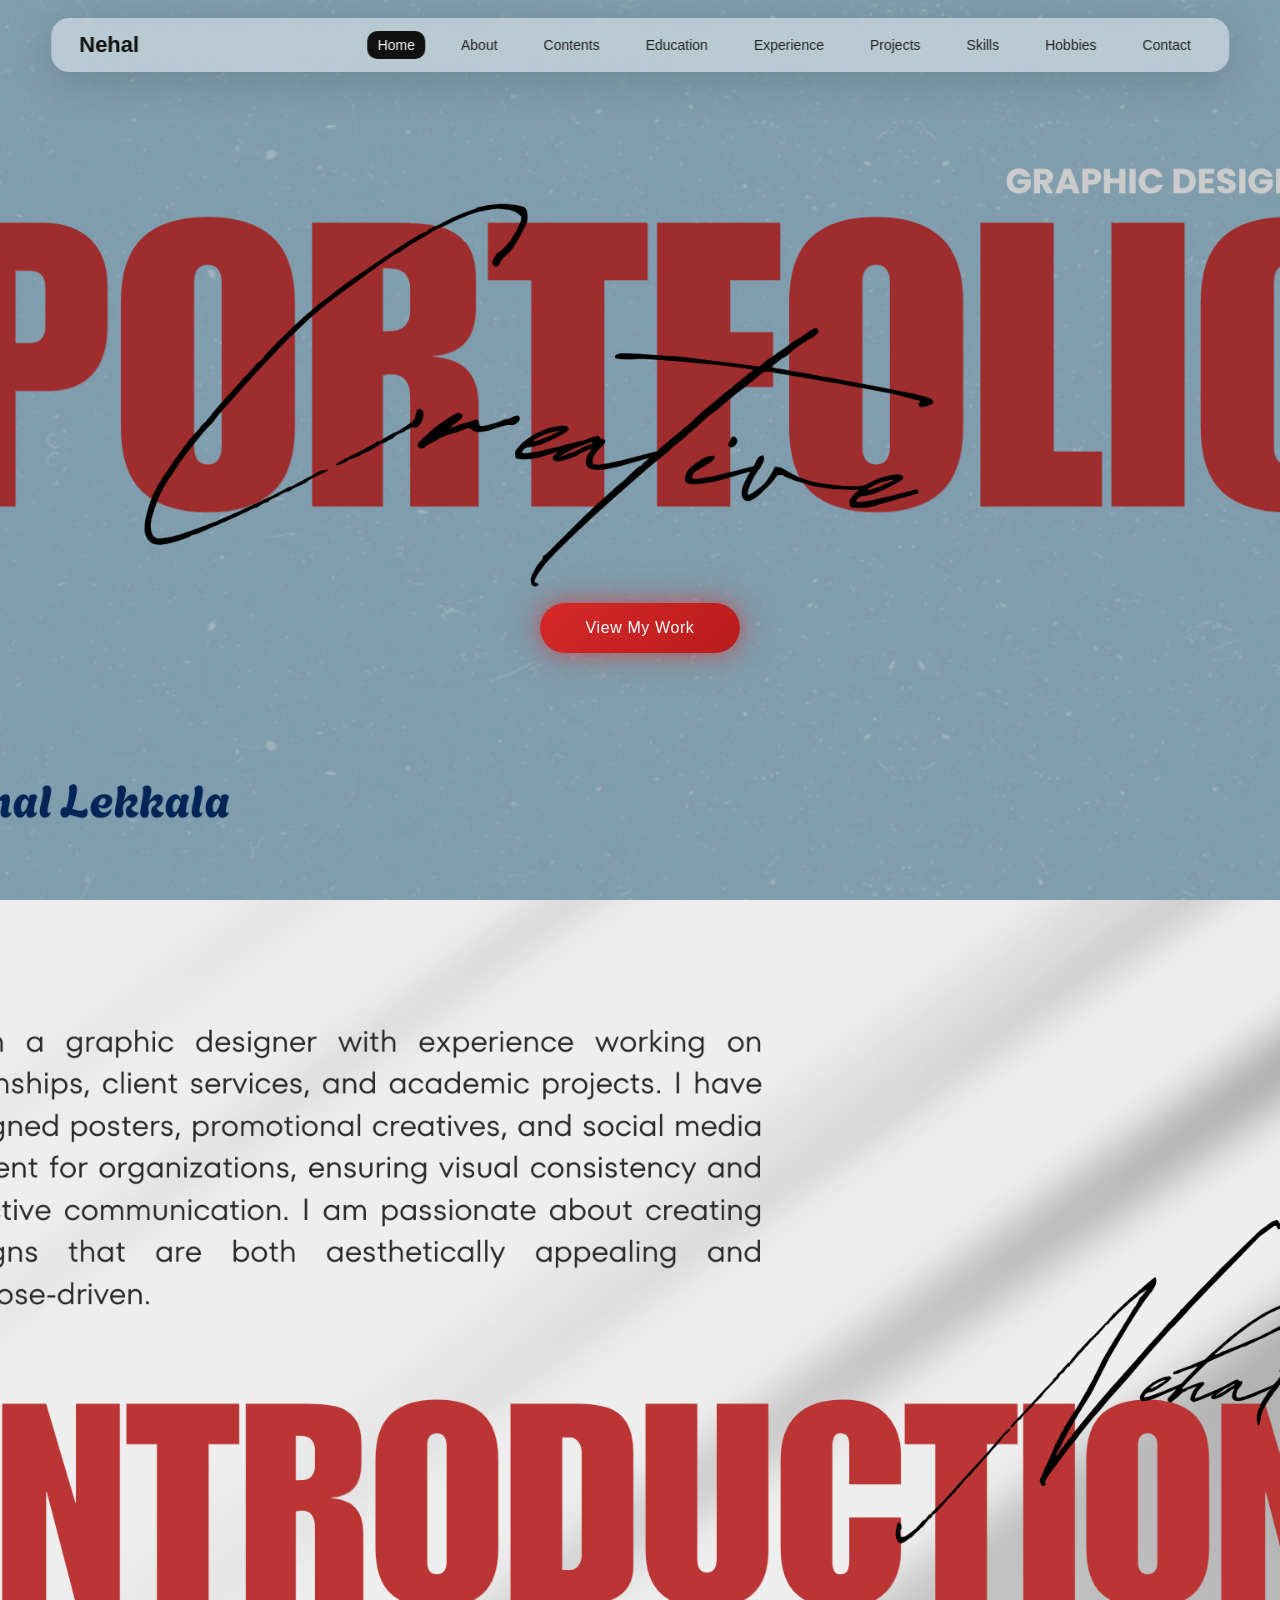
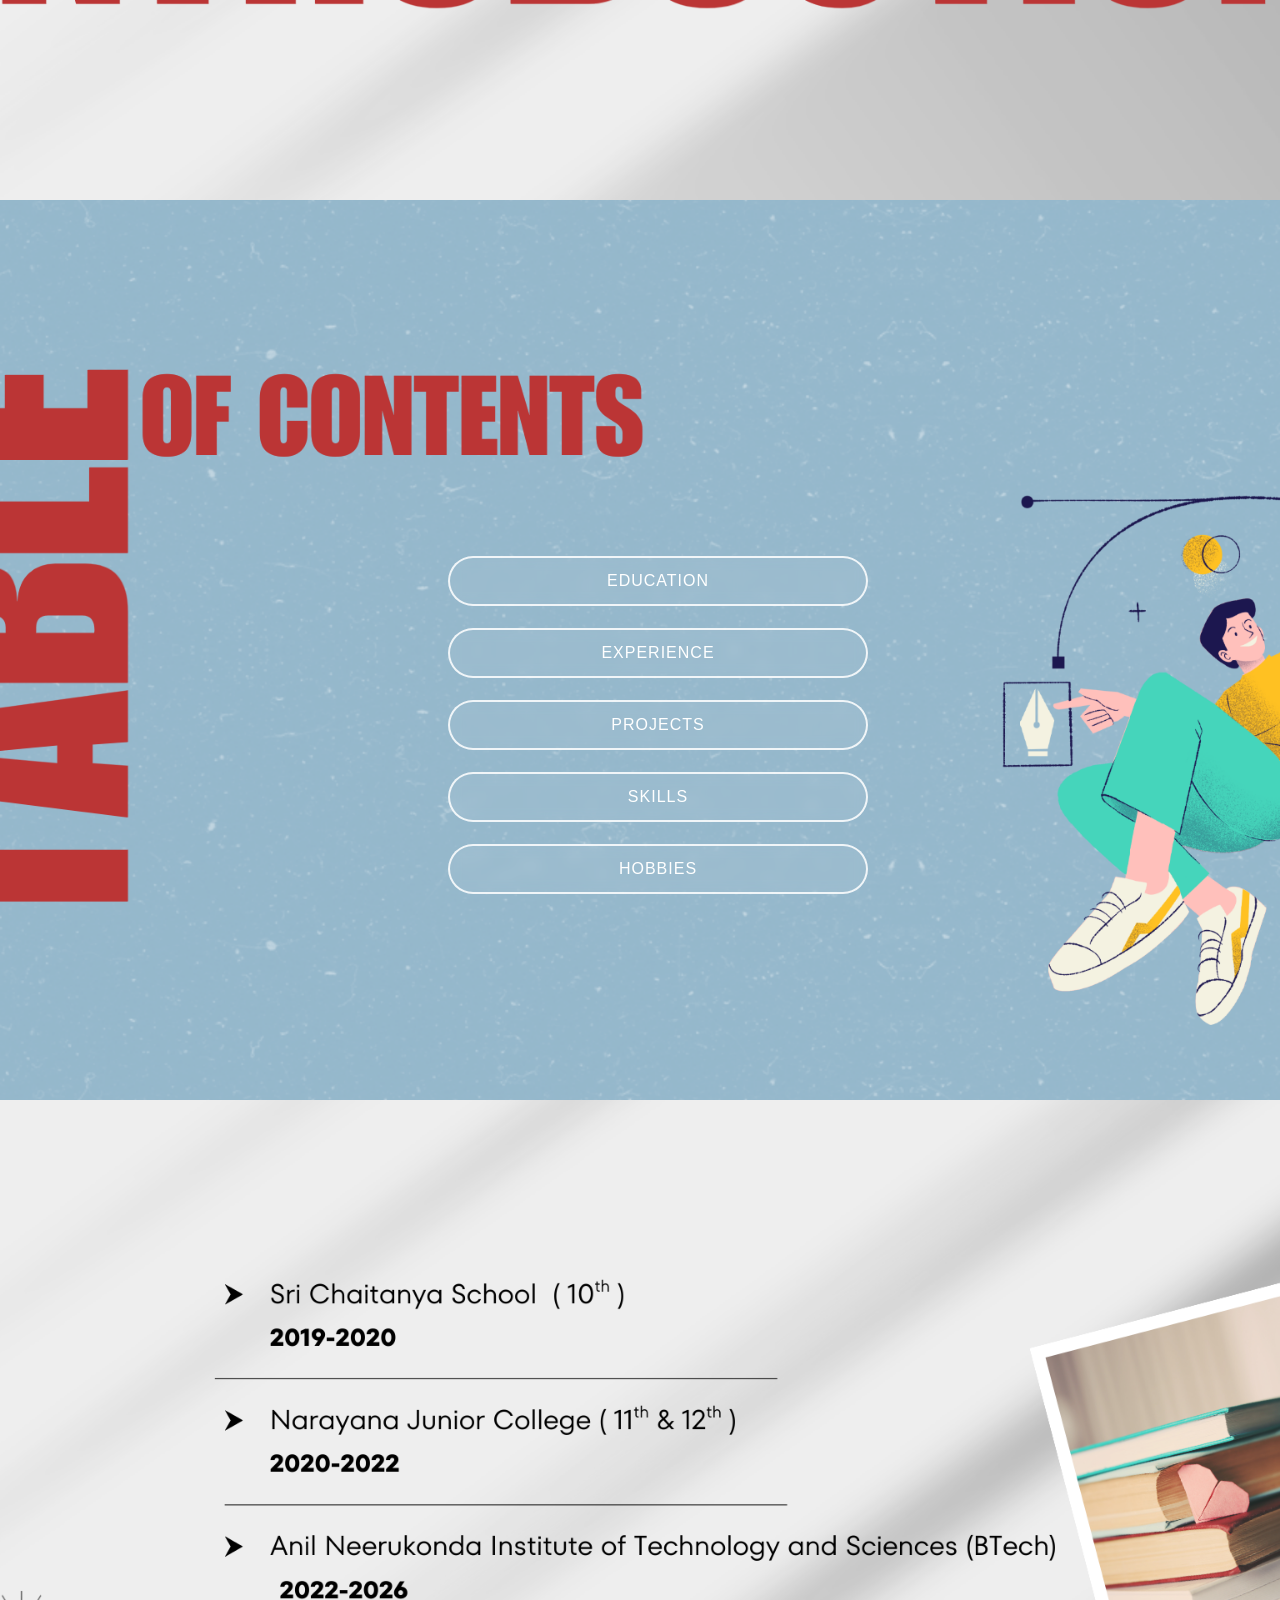
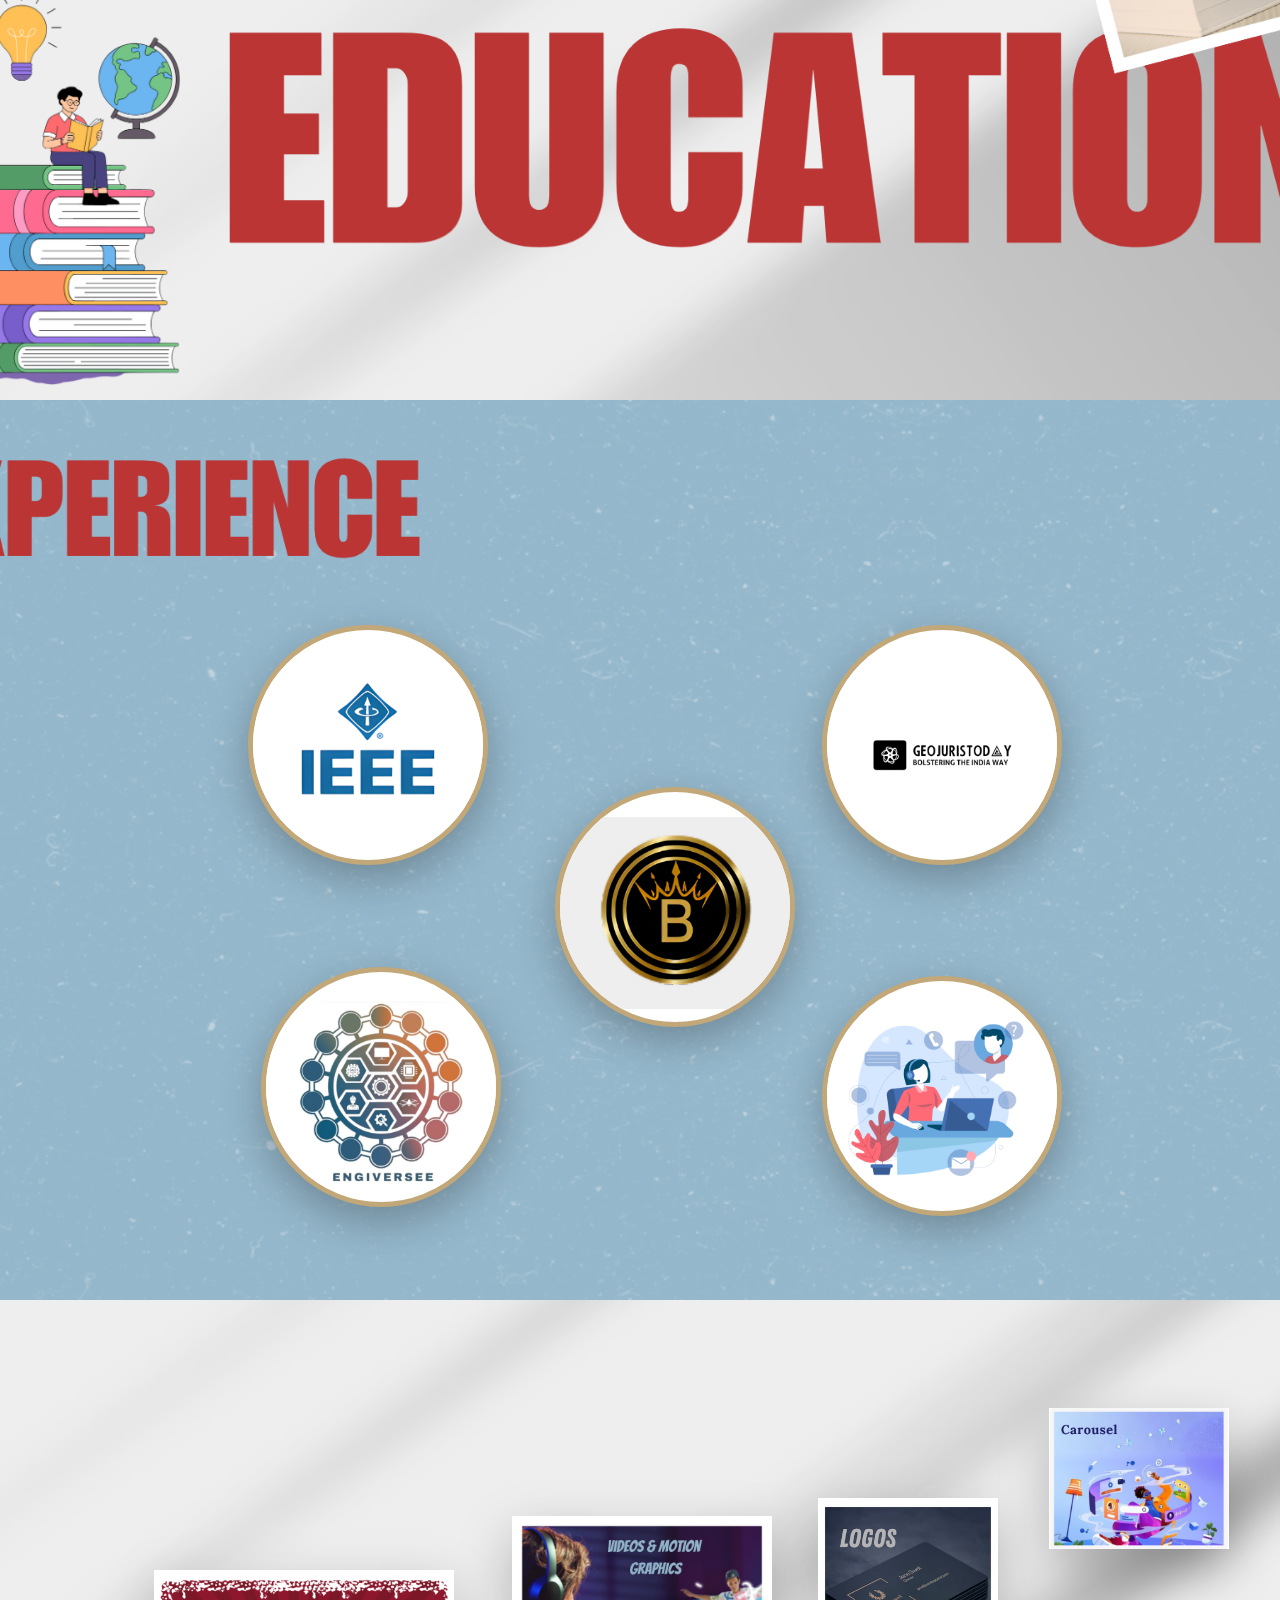
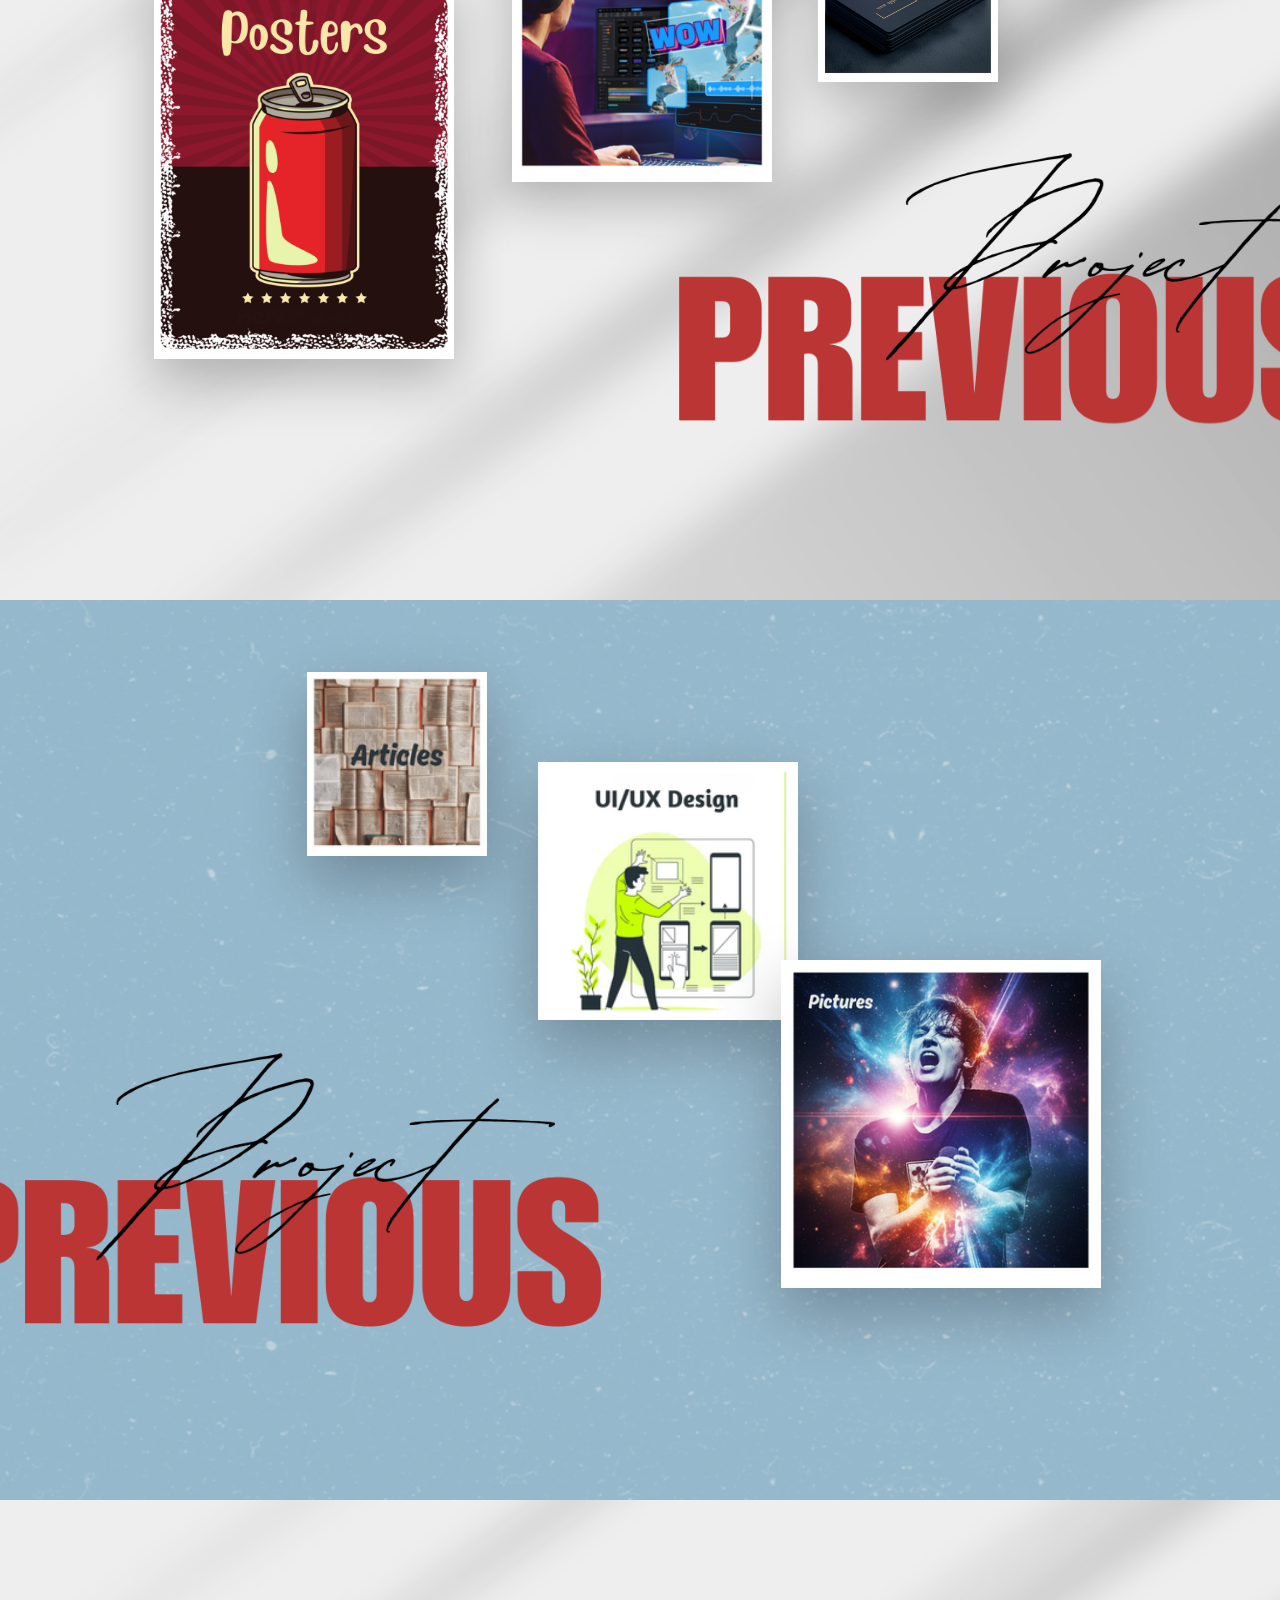
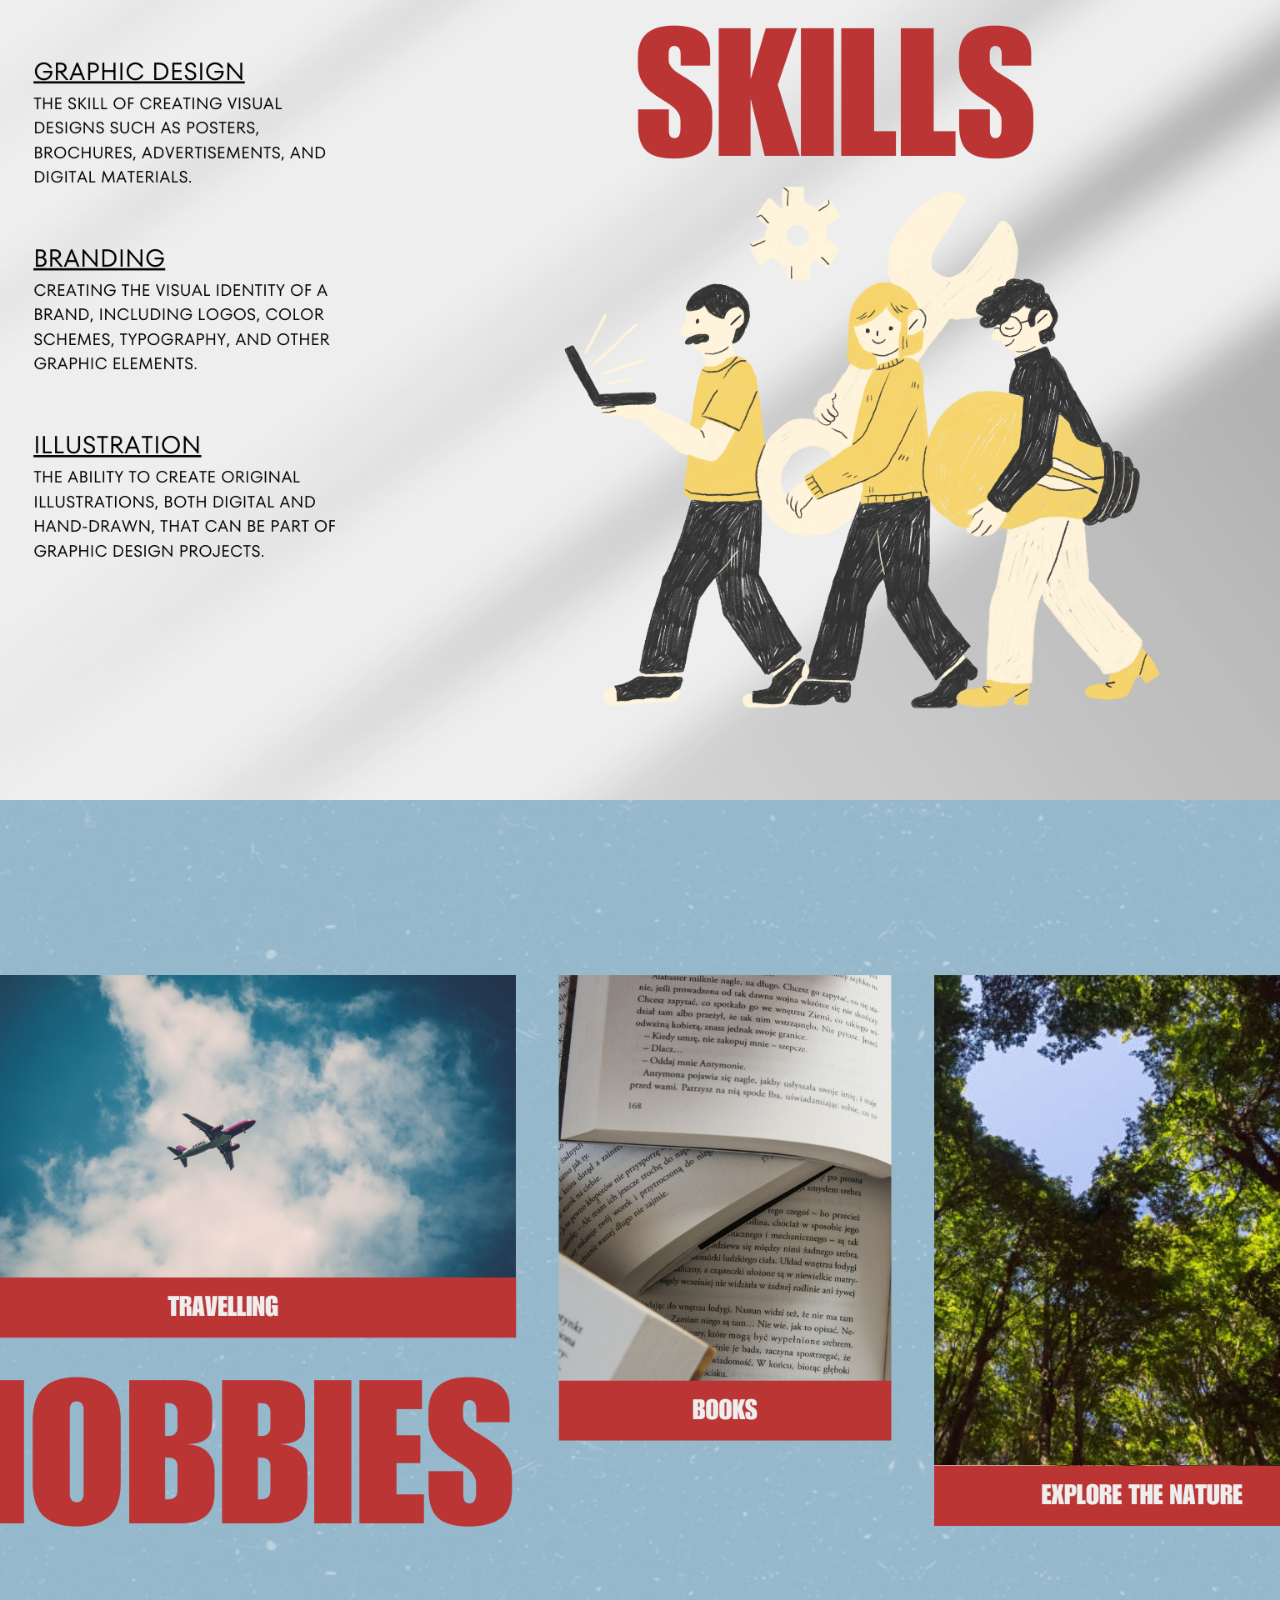
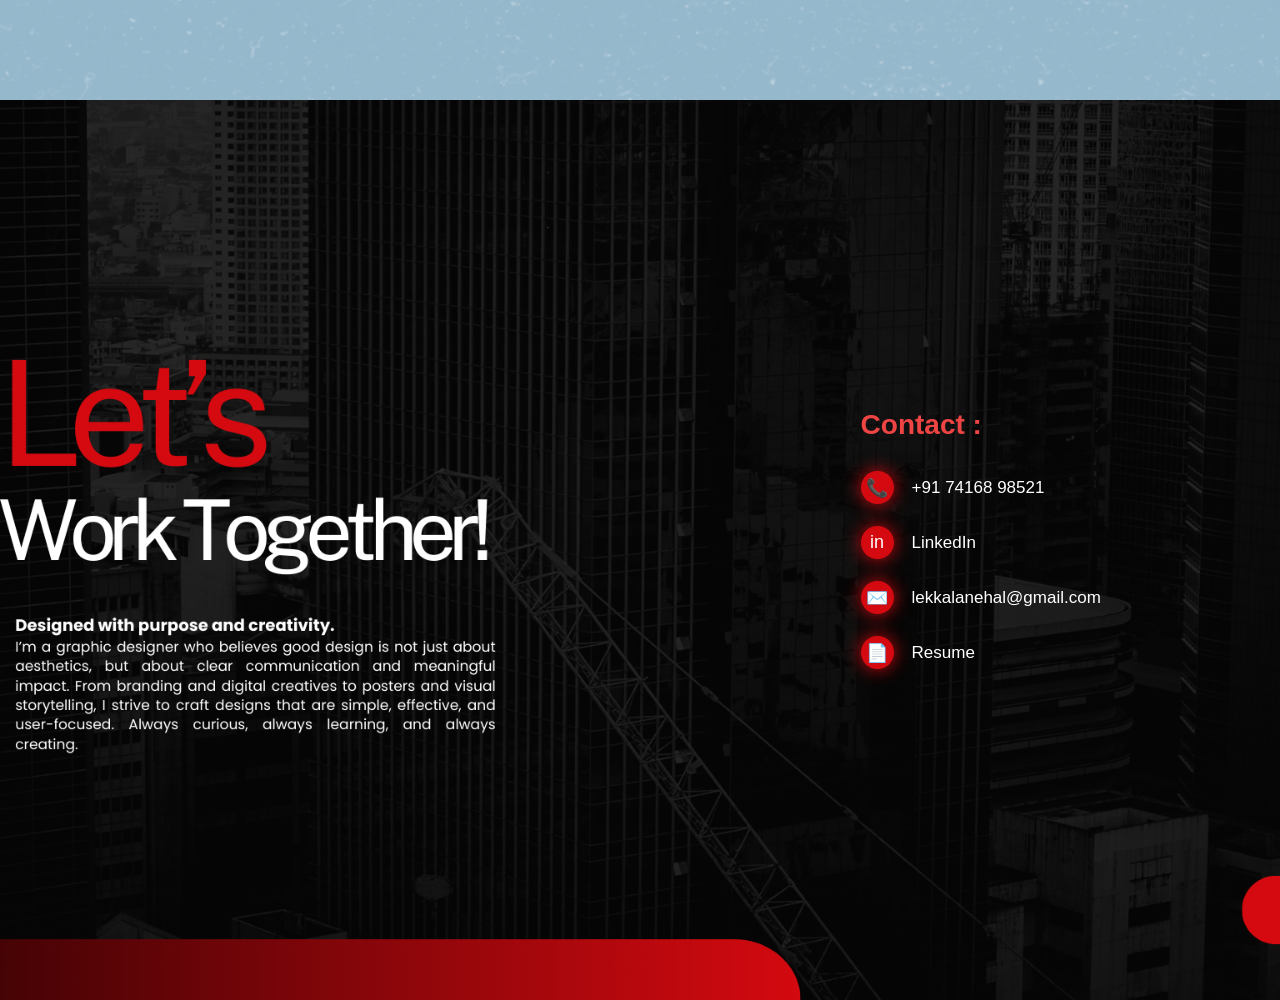
<file: index.html>
<!DOCTYPE html>
<html lang="en">
<head>
  <meta charset="UTF-8" />
  <meta name="viewport" content="width=device-width, initial-scale=1.0"/>
  <title>Nehal Lekkala | Graphic Designer</title>
  <link rel="stylesheet" href="style.css"/>
</head>
<body>

<!-- NAVBAR -->
<nav class="glass-nav">
  <div class="nav-left">Nehal</div>

  <ul class="nav-links">
    <li><a href="#home" class="active">Home</a></li>
    <li><a href="#about">About</a></li>
    <li><a href="#toc">Contents</a></li>
    <li><a href="#education">Education</a></li>
    <li><a href="#experience">Experience</a></li>
    <li><a href="#projects">Projects</a></li>
    <li><a href="#skills">Skills</a></li>
    <li><a href="#hobbies">Hobbies</a></li>
    <li><a href="#contact">Contact</a></li>
  </ul>
</nav>

<!-- HOME -->
<section id="home" class="hero">
  <div class="hero-content">
    <a href="#projects" class="hero-btn-modern">View My Work</a>
  </div>
</section>

<!-- ABOUT -->
<section id="about" class="intro-image"></section>

<!-- TABLE OF CONTENTS -->
<section id="toc" class="toc-section">
  <div class="toc-buttons">
    <a href="#education" class="toc-btn">EDUCATION</a>
    <a href="#experience" class="toc-btn">EXPERIENCE</a>
    <a href="#projects" class="toc-btn">PROJECTS</a>
    <a href="#skills" class="toc-btn">SKILLS</a>
    <a href="#hobbies" class="toc-btn">HOBBIES</a>
  </div>
</section>

<!-- EDUCATION -->
<section id="education" class="education-image"></section>


<!-- EXPERIENCE -->
<section id="experience" class="experience-image">


  <a href="experience/ieee.html" target="_blank" class="experience-content ieee">
    <img src="assets/images/ieee.png" alt="">
  </a>

  <a href="experience/engiversee.html" target="_blank" class="experience-content engiversee">
    <img src="assets/images/eng1.jpg" alt="">
  </a>

  <a href="experience/Ottobon.html" target="_blank" class="experience-content creative">
    <img src="assets/images/Ottobon.png" alt="">
  </a>

  <a href="experience/geojuristoday.html" target="_blank" class="experience-content geojuris">
    <img src="assets/images/Geojuristoday.png" alt="">
  </a>

  <a href="experience/freelance.html" target="_blank" class="experience-content brand">
    <img src="assets/images/freelance-logo.png" alt="">
  </a>

</section>

<!-- PROJECTS -->
 
<section id="projects" class="project-image">

  <div class="project-cards">

    <a href="project/posters.html" target="_blank"  class="project-card posters">
      <img src="assets/images/posters.png" alt="Posters">
    </a>

    <a href="project/videos.html" target="_blank" class="project-card videos">
      <img src="assets/images/Videos & Motion Graphics.png" alt="Videos">
    </a>

    <a href="project/logos.html" target="_blank" class="project-card logos">
      <img src="assets/images/logos.png" alt="Logos">
    </a>

    <a href="project/Carousel.html" target="_blank" class="project-card motion">
            <img src="assets/images/carousel.png" alt="Carousel">
    </a>

  </div>

</section>

<!-- PROJECT 1 -->
<section id="project1" class="project1-template">

  <!-- Articles -->
  <a href="project1/articles.html" target="_blank" class="project1-card articles">
    <img src="assets/images/articles.png" alt="Articles">
  </a>

  <!-- UI/UX -->
  <a href="project1/uiux.html" target="_blank" class="project1-card uiux">
    <img src="assets/images/uiux.png" alt="UI UX">
  </a>

  <!-- Pictures -->
  <a href="project1/pictures.html" target="_blank" class="project1-card pictures">
    <img src="assets/images/pictures.png" alt="Pictures">
  </a>

</section>


<!-- SKILLS -->
<section id="skills" class="skills-image"></section>

<!-- HOBBIES -->
<section id="hobbies" class="hobbies-image"></section>

<!-- CONTACT -->
<section id="contact" class="contact-image">

  <!-- RIGHT CONTACT OVERLAY -->
  <div class="contact-overlay-right">
    <h3>Contact :</h3>

    <!-- PHONE -->
    <div class="contact-line">
      <span class="icon red">📞</span>
      <a href="tel:+917416898521">+91 74168 98521</a>
    </div>

    <!-- LINKEDIN -->
    <div class="contact-line">
      <span class="icon red">in</span>
      <a href="https://www.linkedin.com/in/nehal-l-82081b25b/" target="_blank">
        LinkedIn
      </a>
    </div>

    <!-- EMAIL -->
    <div class="contact-line">
      <span class="icon red">✉️</span>
      <a href="mailto:lekkalanehal@gmail.com">
        lekkalanehal@gmail.com
      </a>
    </div>

    <!-- RESUME -->
    <div class="contact-line">
      <span class="icon red">📄</span>
      <a href="assets/Nehal_Graphic_Designer.pdf" target="_blank" download>
        Resume
      </a>
    </div>
  </div>

</section>


<script src="script.js"></script>
</body>
</html>
</file>
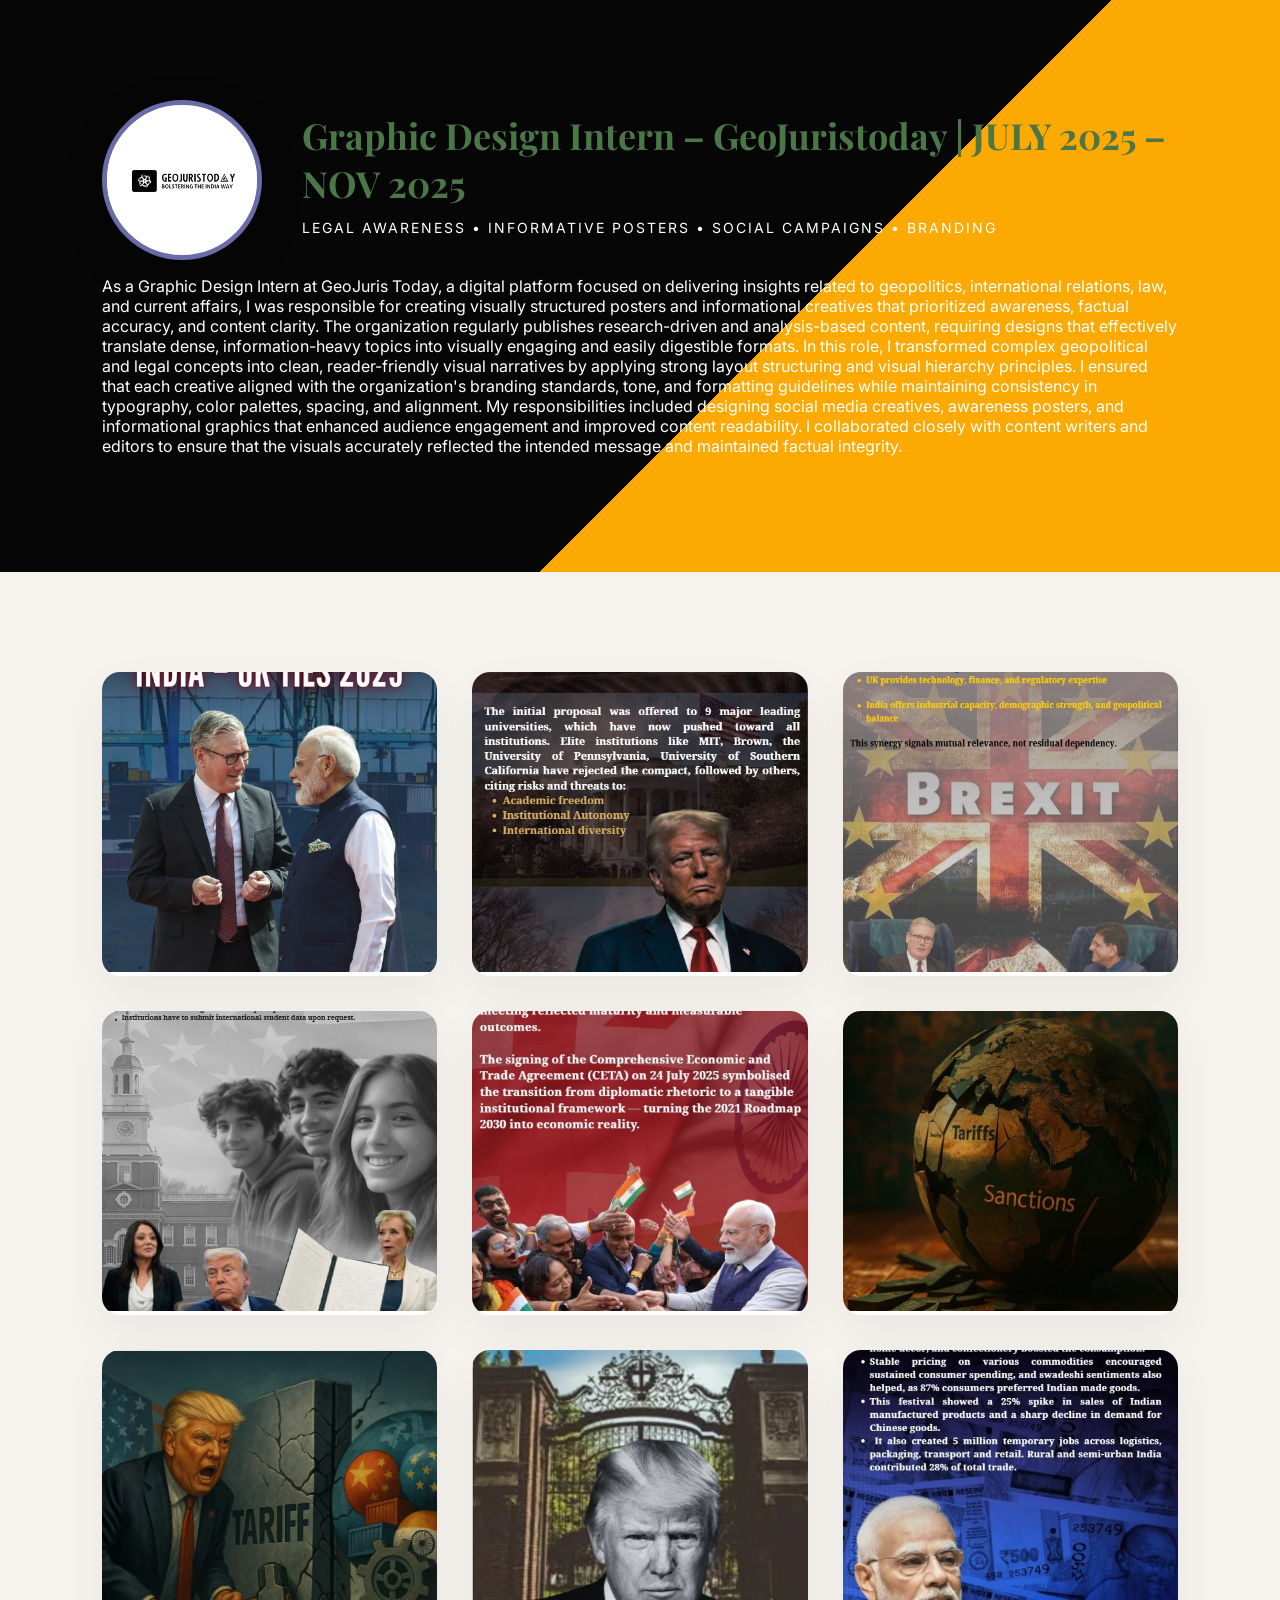
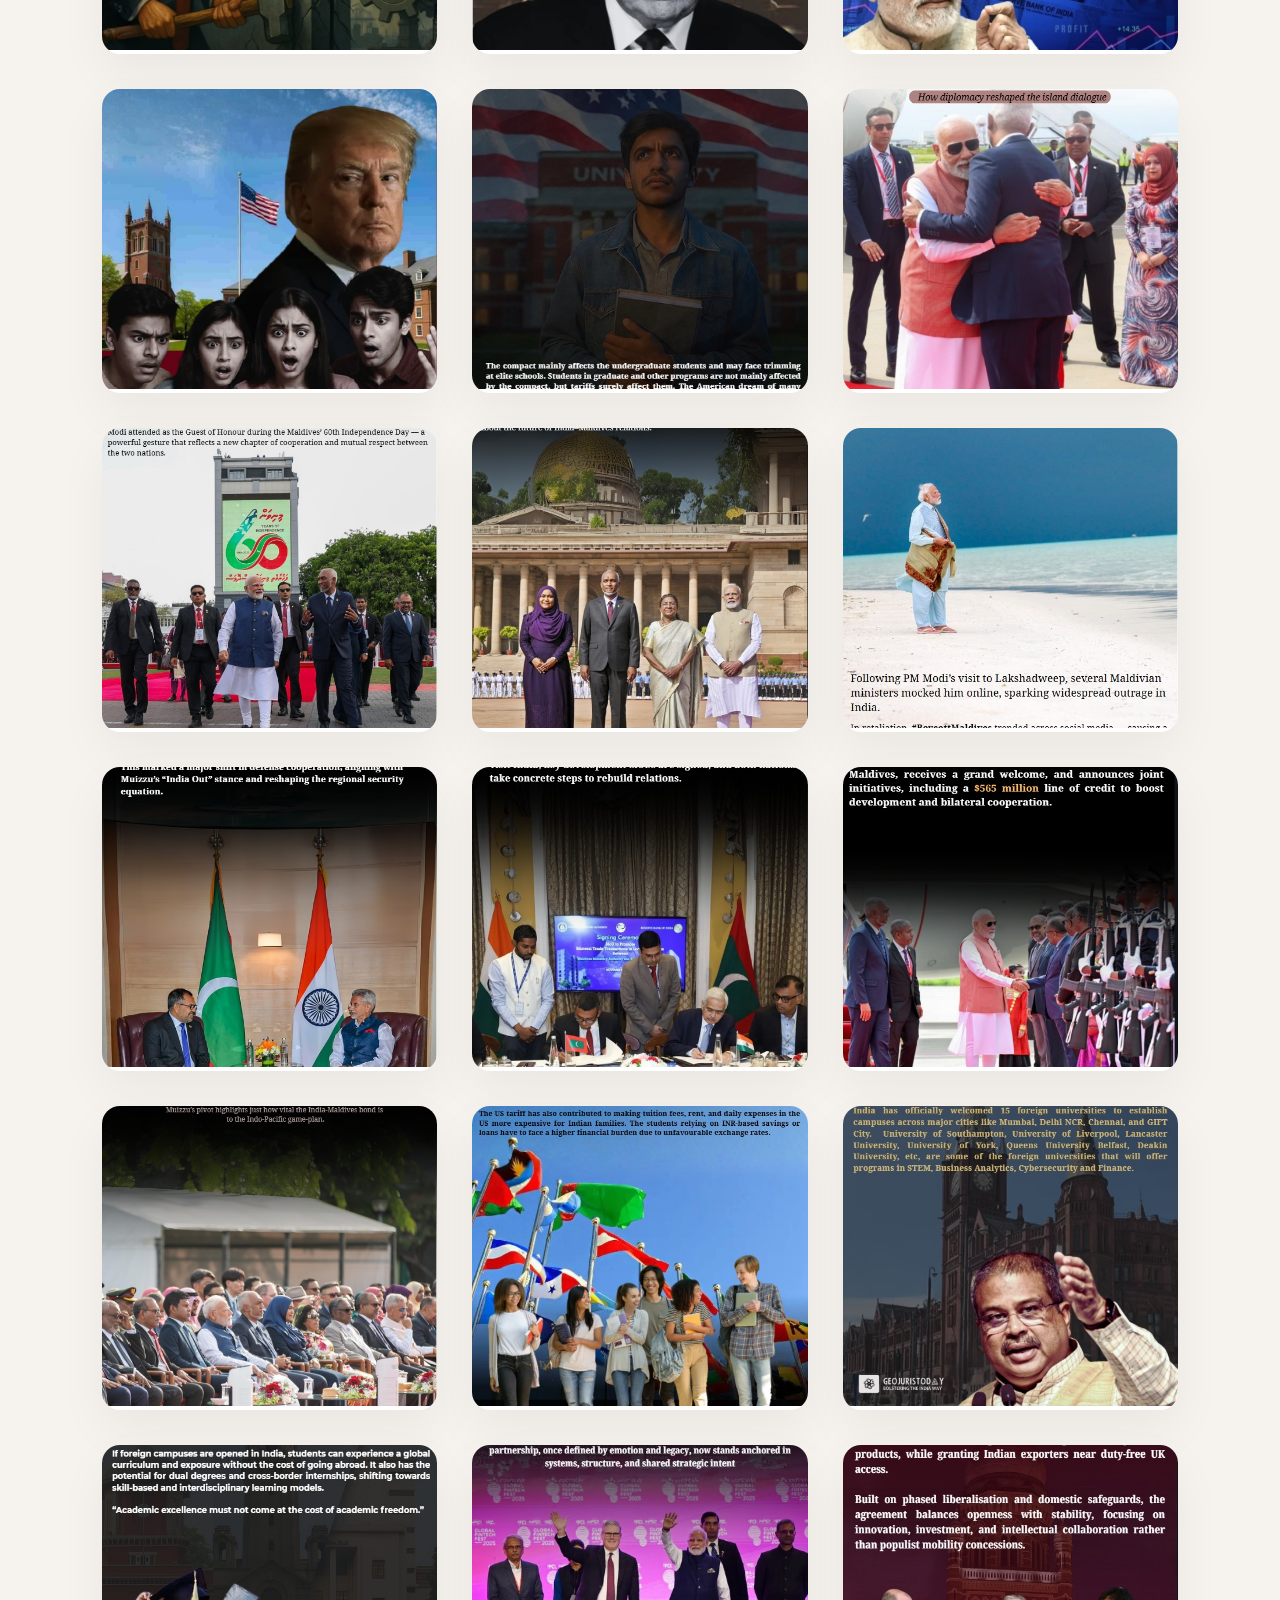
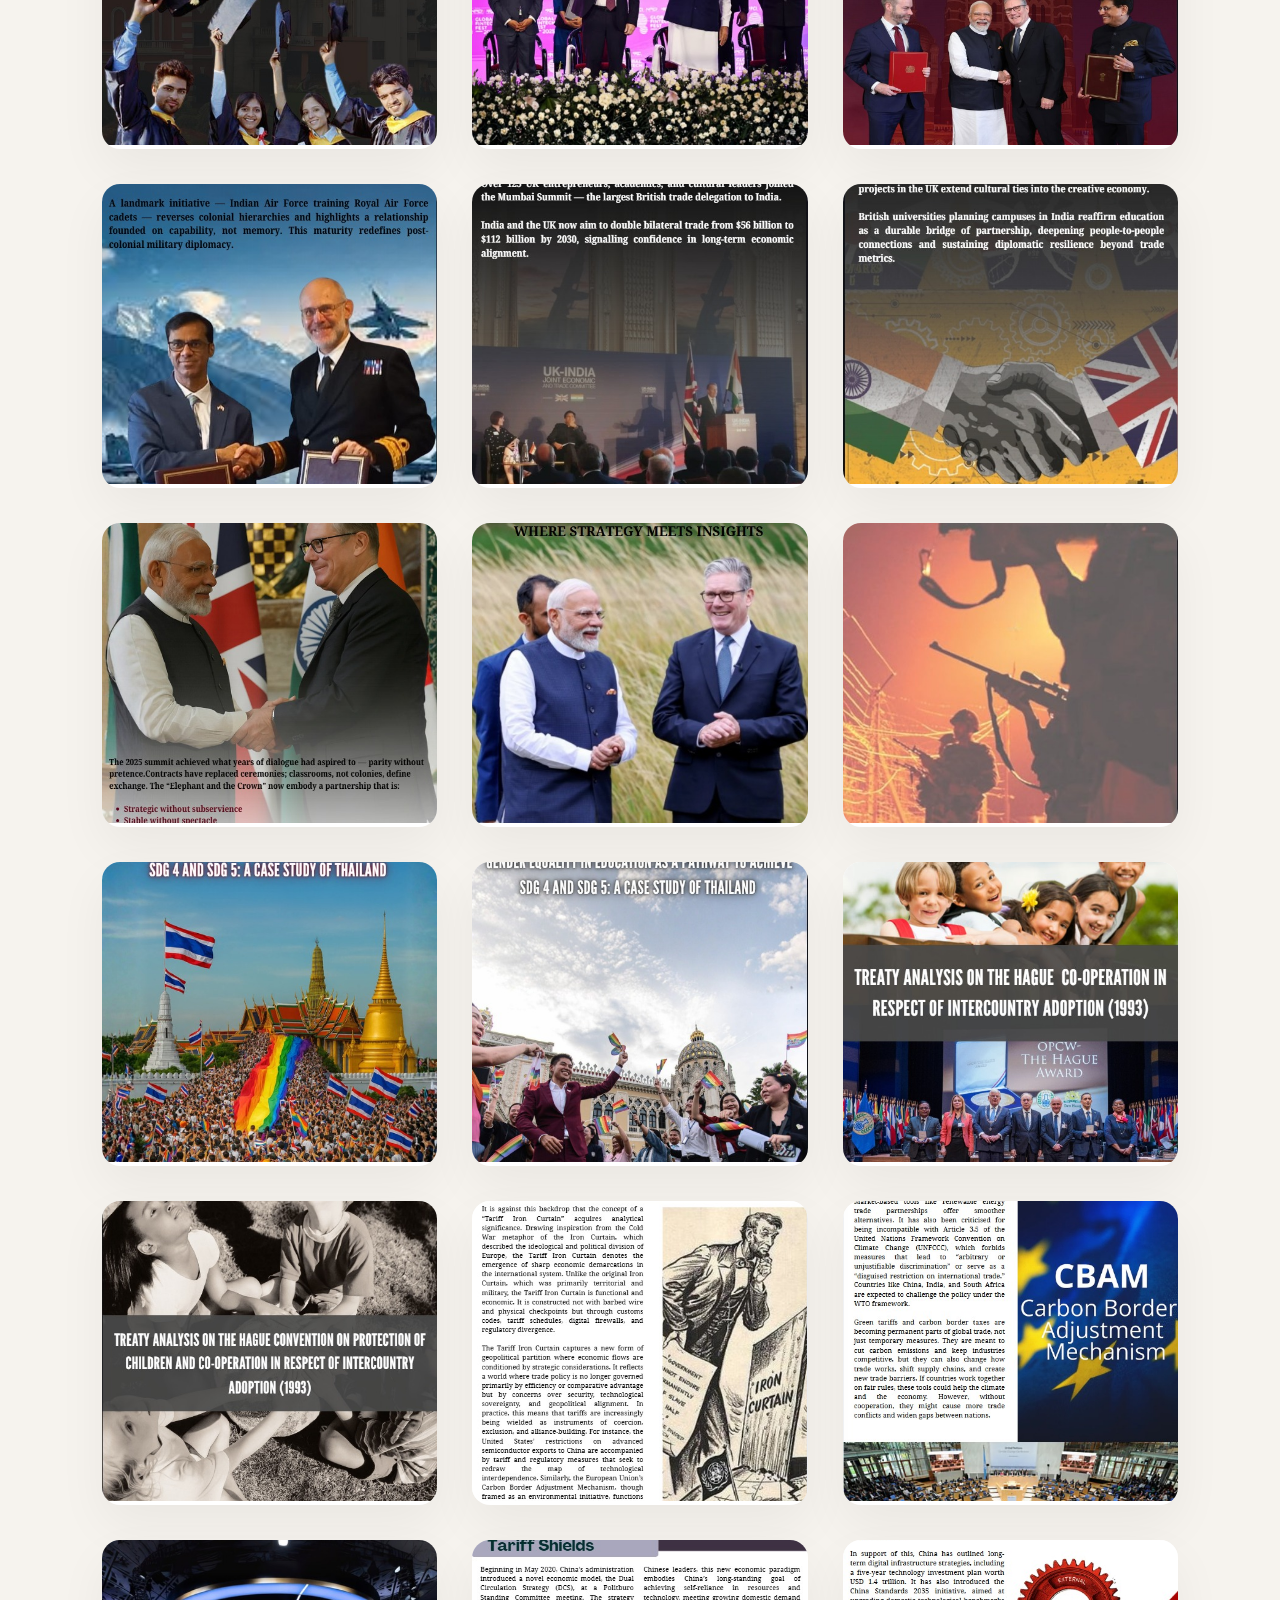
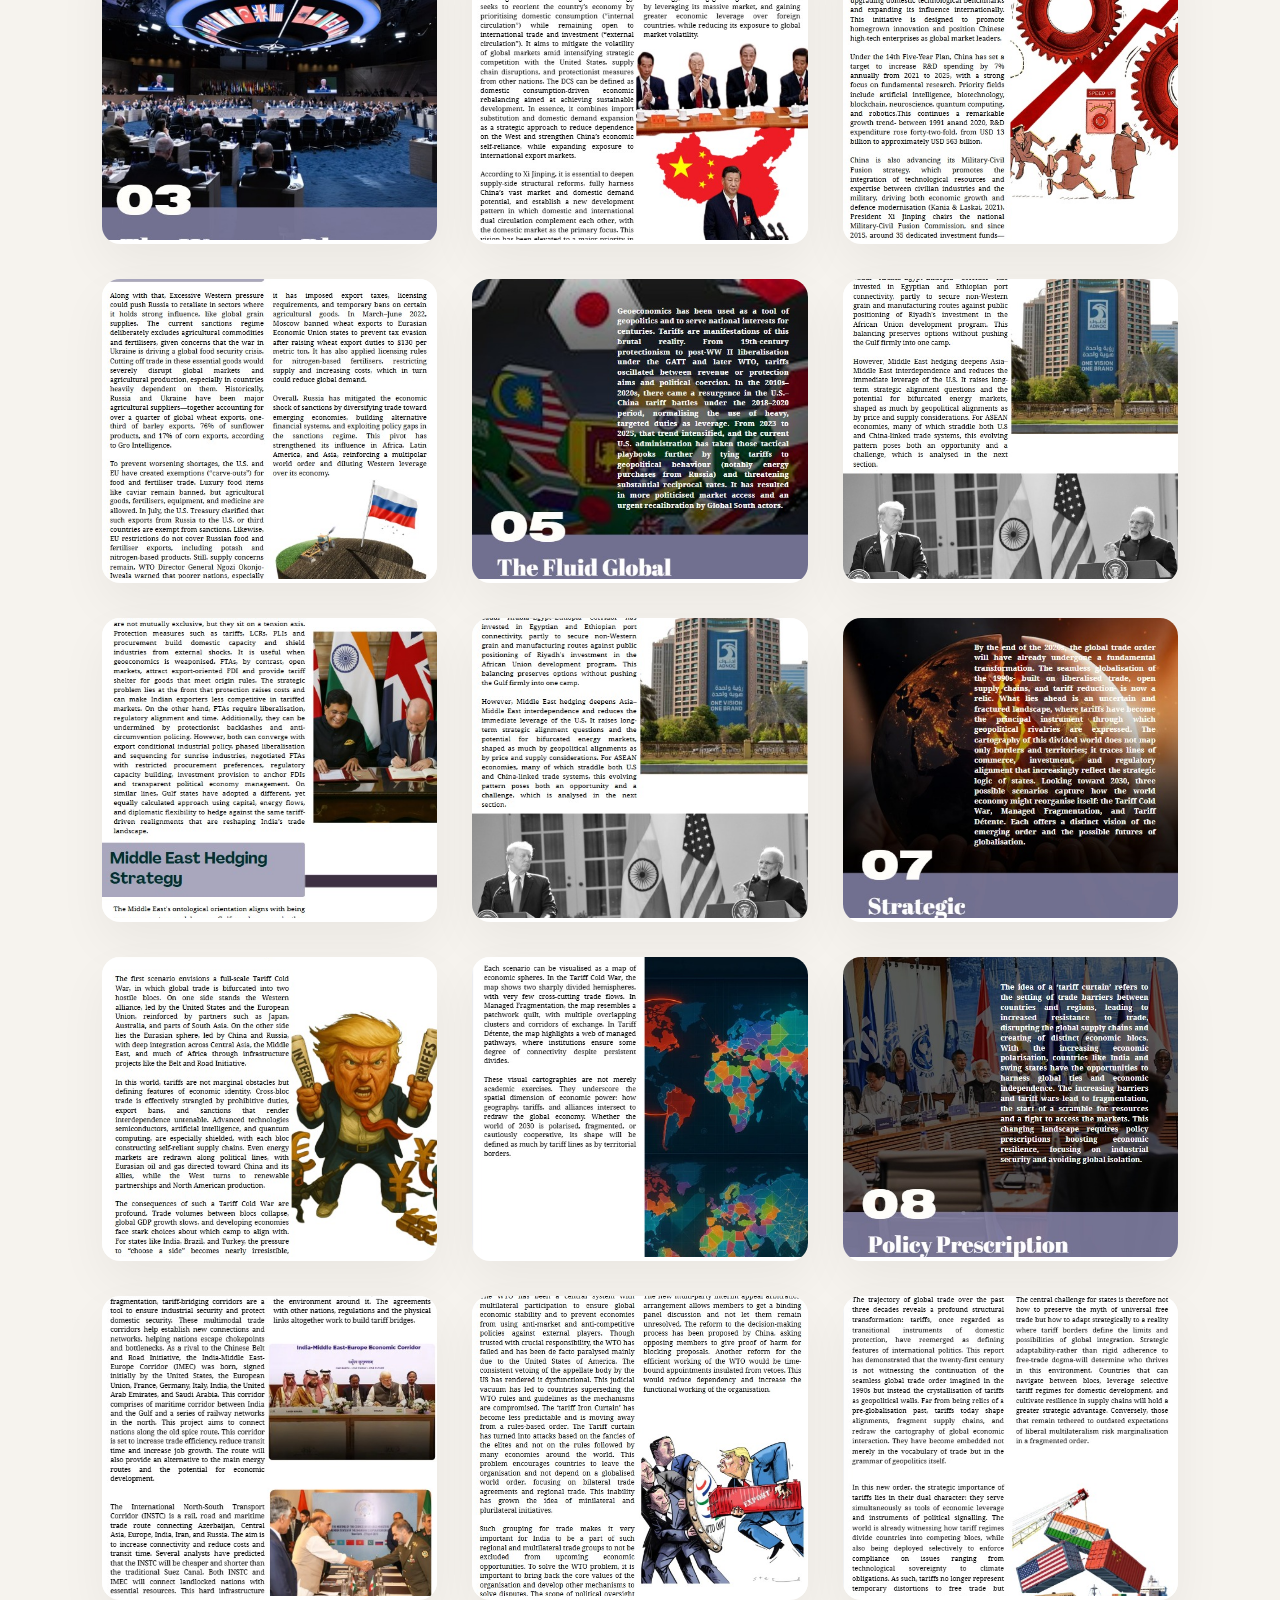
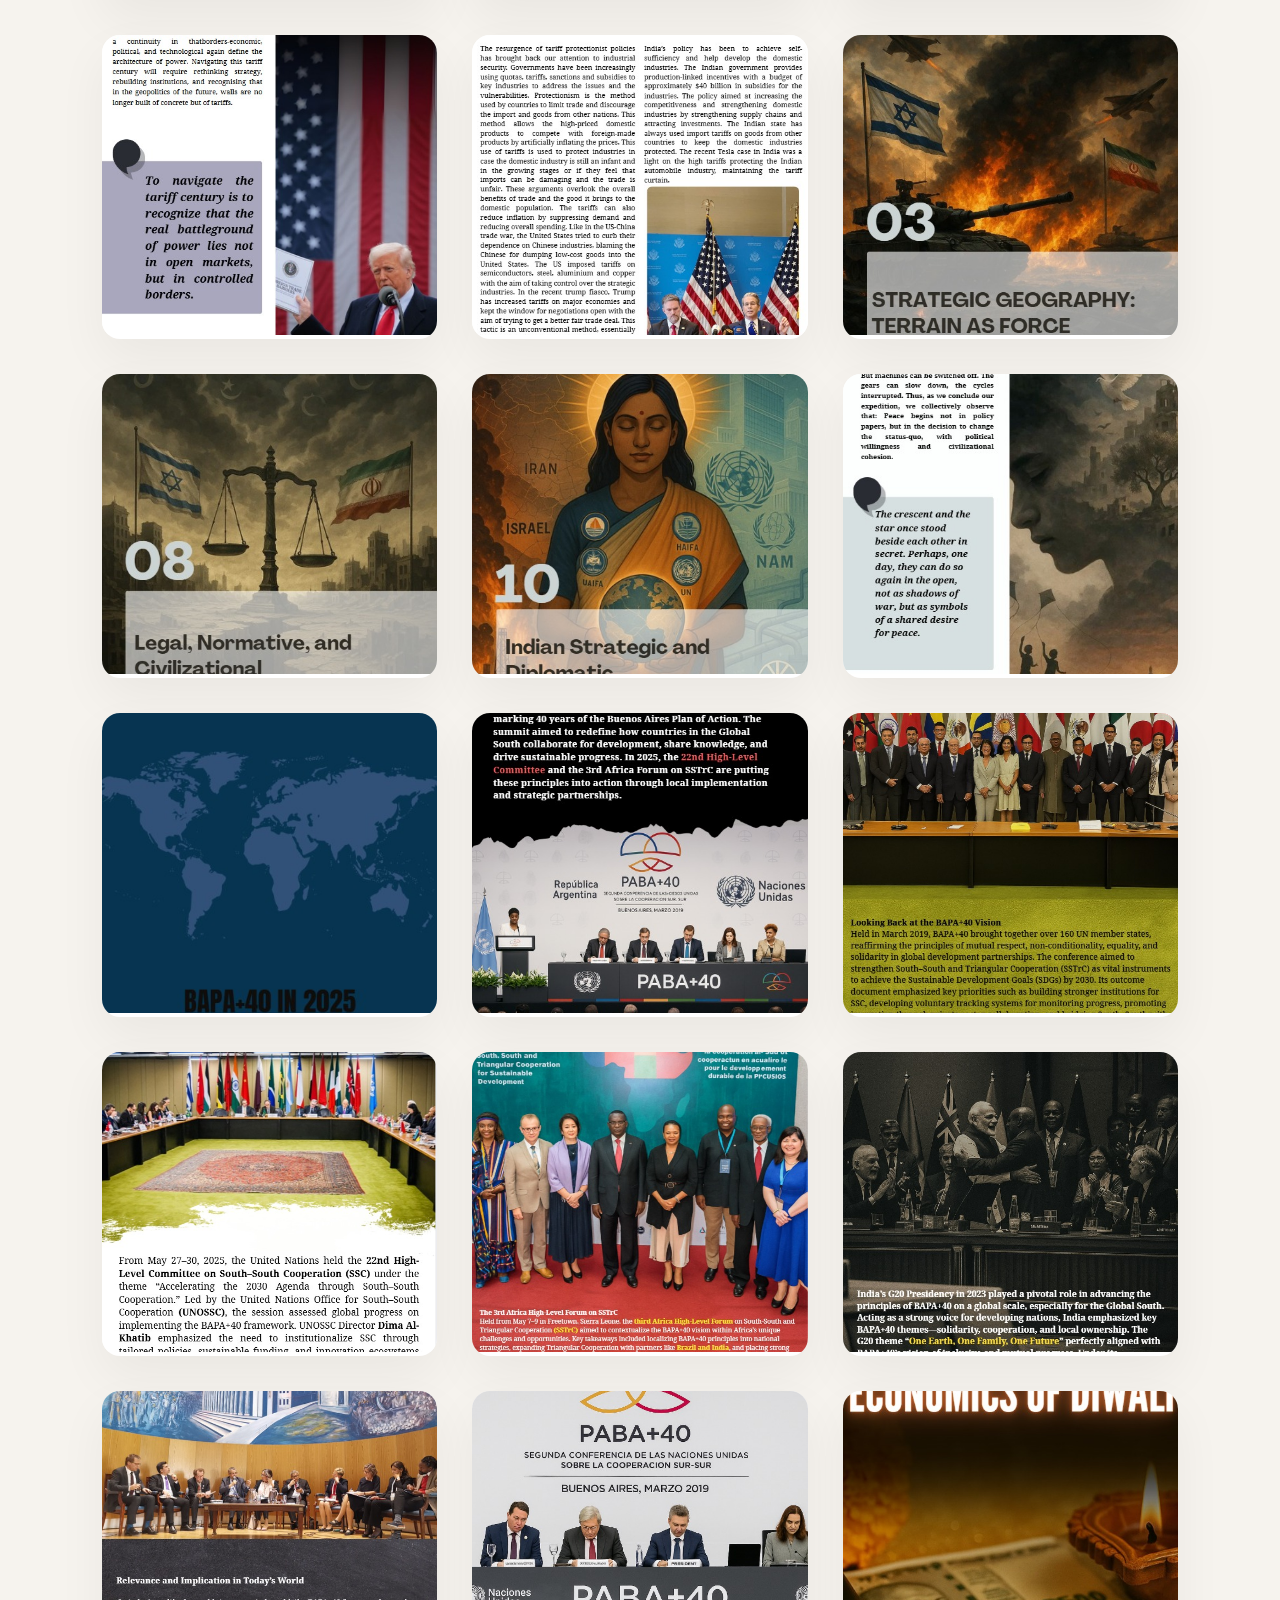
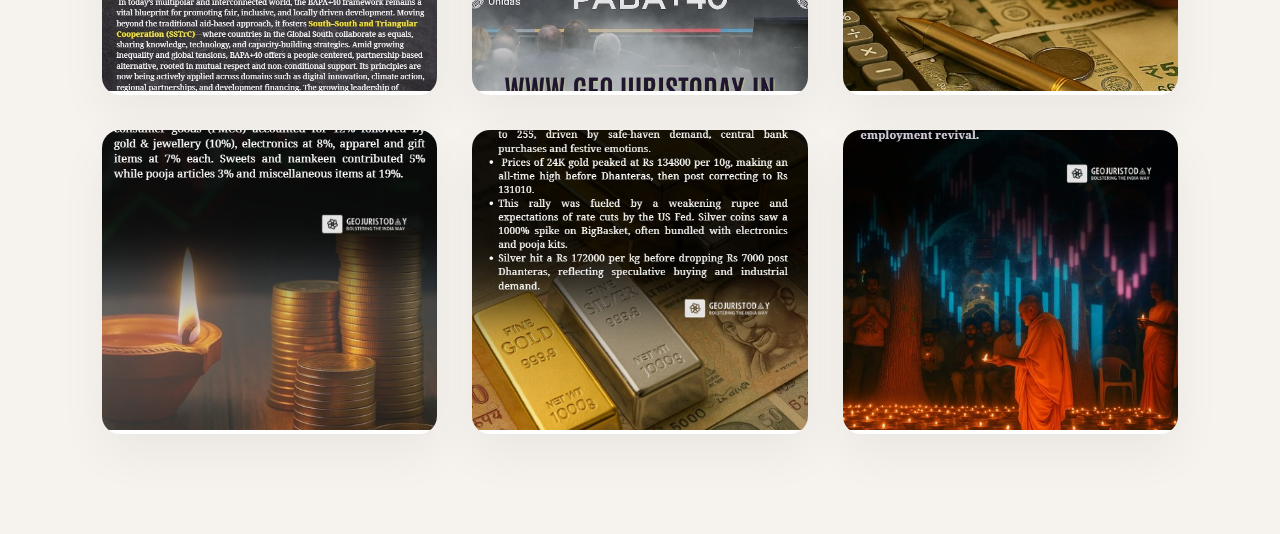
<file: experience/geojuristoday.html>
<!DOCTYPE html>
<html>
<head>
  <title>GeoJuristoday Works</title>
  <link rel="stylesheet" href="geojuristoday.css">

  <!-- Premium Fonts -->
  <link href="https://fonts.googleapis.com/css2?family=Playfair+Display:wght@600;700&family=Inter:wght@300;400;500;600&display=swap" rel="stylesheet">
</head>

<body>

<!-- HEADER -->
<header class="gallery-header">
  <div class="header-content">

    <div class="header-logo">
  <a href="../assets/Geojuristoday.pdf" target="_blank">
    <img src="../assets/images/Geojuristoday.png" alt="GeoJuristoday Logo">
  </a>
</div>

    <div class="header-text">
      <h1>Graphic Design Intern – GeoJuristoday | JULY 2025 – NOV 2025</h1>
      <p>Legal Awareness • Informative Posters • Social Campaigns • Branding</p>
    </div>

  </div>
  <p class="header-desc">As a Graphic Design Intern at GeoJuris Today, a digital platform focused on delivering insights related to geopolitics, international relations, law, and current affairs, I was responsible for creating visually structured
posters and informational creatives that prioritized awareness, factual accuracy, and content clarity. The organization regularly publishes research-driven and analysis-based content, requiring designs that
effectively translate dense, information-heavy topics into visually engaging and easily digestible formats.
In this role, I transformed complex geopolitical and legal concepts into clean, reader-friendly visual narratives by applying strong layout structuring and visual hierarchy principles. I ensured that each creative
aligned with the organization's branding standards, tone, and formatting guidelines while maintaining consistency in typography, color palettes, spacing, and alignment.
My responsibilities included designing social media creatives, awareness posters, and informational graphics that enhanced audience engagement and improved content readability. I collaborated closely with
content writers and editors to ensure that the visuals accurately reflected the intended message and maintained factual integrity.</p>
</header>
</header>


<!-- GALLERY -->
<section class="gallery-container">
  <div class="gallery-grid">

    <div class="gallery-item"><img src="../assets/images/geo1.jpg"></div>
    <div class="gallery-item"><img src="../assets/images/geo2.jpg"></div>
    <div class="gallery-item"><img src="../assets/images/geo3.jpg"></div>
    <div class="gallery-item"><img src="../assets/images/geo4.jpg"></div>
    <div class="gallery-item"><img src="../assets/images/geo5.jpg"></div>
    <div class="gallery-item"><img src="../assets/images/geo6.jpg"></div>
    <div class="gallery-item"><img src="../assets/images/geo7.jpg"></div>
    <div class="gallery-item"><img src="../assets/images/geo8.jpg"></div>
    <div class="gallery-item"><img src="../assets/images/geo9.jpg"></div>
    <div class="gallery-item"><img src="../assets/images/geo10.jpg"></div>
    <div class="gallery-item"><img src="../assets/images/geo11.jpg"></div>
    <div class="gallery-item"><img src="../assets/images/geo12.jpg"></div>
    <div class="gallery-item"><img src="../assets/images/geo13.jpg"></div>
    <div class="gallery-item"><img src="../assets/images/geo14.jpg"></div>
    <div class="gallery-item"><img src="../assets/images/geo15.jpg"></div>
    <div class="gallery-item"><img src="../assets/images/geo16.jpg"></div>
    <div class="gallery-item"><img src="../assets/images/geo17.jpg"></div>
    <div class="gallery-item"><img src="../assets/images/geo18.jpg"></div>
    <div class="gallery-item"><img src="../assets/images/geo19.jpg"></div>
    <div class="gallery-item"><img src="../assets/images/geo20.jpg"></div>
    <div class="gallery-item"><img src="../assets/images/geo21.jpg"></div>
    <div class="gallery-item"><img src="../assets/images/geo22.jpg"></div>
    <div class="gallery-item"><img src="../assets/images/geo23.jpg"></div>
    <div class="gallery-item"><img src="../assets/images/geo24.jpg"></div>
    <div class="gallery-item"><img src="../assets/images/geo25.jpg"></div>
    <div class="gallery-item"><img src="../assets/images/geo26.jpg"></div>
    <div class="gallery-item"><img src="../assets/images/geo27.jpg"></div>
    <div class="gallery-item"><img src="../assets/images/geo28.jpg"></div>
    <div class="gallery-item"><img src="../assets/images/geo29.jpg"></div>
    <div class="gallery-item"><img src="../assets/images/geo30.jpg"></div>
    <div class="gallery-item"><img src="../assets/images/geo31.jpg"></div>
    <div class="gallery-item"><img src="../assets/images/geo32.jpg"></div>
    <div class="gallery-item"><img src="../assets/images/geo33.jpg"></div>
    <div class="gallery-item"><img src="../assets/images/geo34.jpg"></div>
    <div class="gallery-item"><img src="../assets/images/geo35.jpg"></div>
    <div class="gallery-item"><img src="../assets/images/geo36.jpg"></div>
    <div class="gallery-item"><img src="../assets/images/geo37.jpg"></div>
    <div class="gallery-item"><img src="../assets/images/geo38.jpg"></div>
    <div class="gallery-item"><img src="../assets/images/geo39.jpg"></div>
    <div class="gallery-item"><img src="../assets/images/geo40.jpg"></div>
    <div class="gallery-item"><img src="../assets/images/geo41.jpg"></div>
    <div class="gallery-item"><img src="../assets/images/geo42.jpg"></div>
    <div class="gallery-item"><img src="../assets/images/geo43.jpg"></div>
    <div class="gallery-item"><img src="../assets/images/geo44.jpg"></div>
    <div class="gallery-item"><img src="../assets/images/geo45.jpg"></div>
    <div class="gallery-item"><img src="../assets/images/geo46.jpg"></div>
    <div class="gallery-item"><img src="../assets/images/geo47.jpg"></div>
    <div class="gallery-item"><img src="../assets/images/geo48.jpg"></div>
    <div class="gallery-item"><img src="../assets/images/geo49.jpg"></div>
    <div class="gallery-item"><img src="../assets/images/geo50.jpg"></div>
    <div class="gallery-item"><img src="../assets/images/geo51.jpg"></div>
    <div class="gallery-item"><img src="../assets/images/geo52.jpg"></div>
    <div class="gallery-item"><img src="../assets/images/geo53.jpg"></div>
    <div class="gallery-item"><img src="../assets/images/geo54.jpg"></div>
    <div class="gallery-item"><img src="../assets/images/geo55.jpg"></div>
    <div class="gallery-item"><img src="../assets/images/geo56.jpg"></div>
    <div class="gallery-item"><img src="../assets/images/geo57.jpg"></div>
    <div class="gallery-item"><img src="../assets/images/geo58.jpg"></div>
    <div class="gallery-item"><img src="../assets/images/geo59.jpg"></div>
    <div class="gallery-item"><img src="../assets/images/geo60.jpg"></div>
    <div class="gallery-item"><img src="../assets/images/geo61.jpg"></div>
    <div class="gallery-item"><img src="../assets/images/geo62.jpg"></div>
    <div class="gallery-item"><img src="../assets/images/geo63.jpg"></div>
    <div class="gallery-item"><img src="../assets/images/geo64.jpg"></div>
    <div class="gallery-item"><img src="../assets/images/geo65.jpg"></div>
    <div class="gallery-item"><img src="../assets/images/geo66.jpg"></div>
    <div class="gallery-item"><img src="../assets/images/geo67.jpg"></div>
    <div class="gallery-item"><img src="../assets/images/geo68.jpg"></div>
    <div class="gallery-item"><img src="../assets/images/geo69.jpg"></div>


  </div>
</section>


<!-- LIGHTBOX -->
<div class="lightbox" id="lightbox">
  <span class="close">&times;</span>
  <div id="lightbox-content"></div>
</div>

<script src="geojuristoday.js"></script>

</body>
</html>
</file>
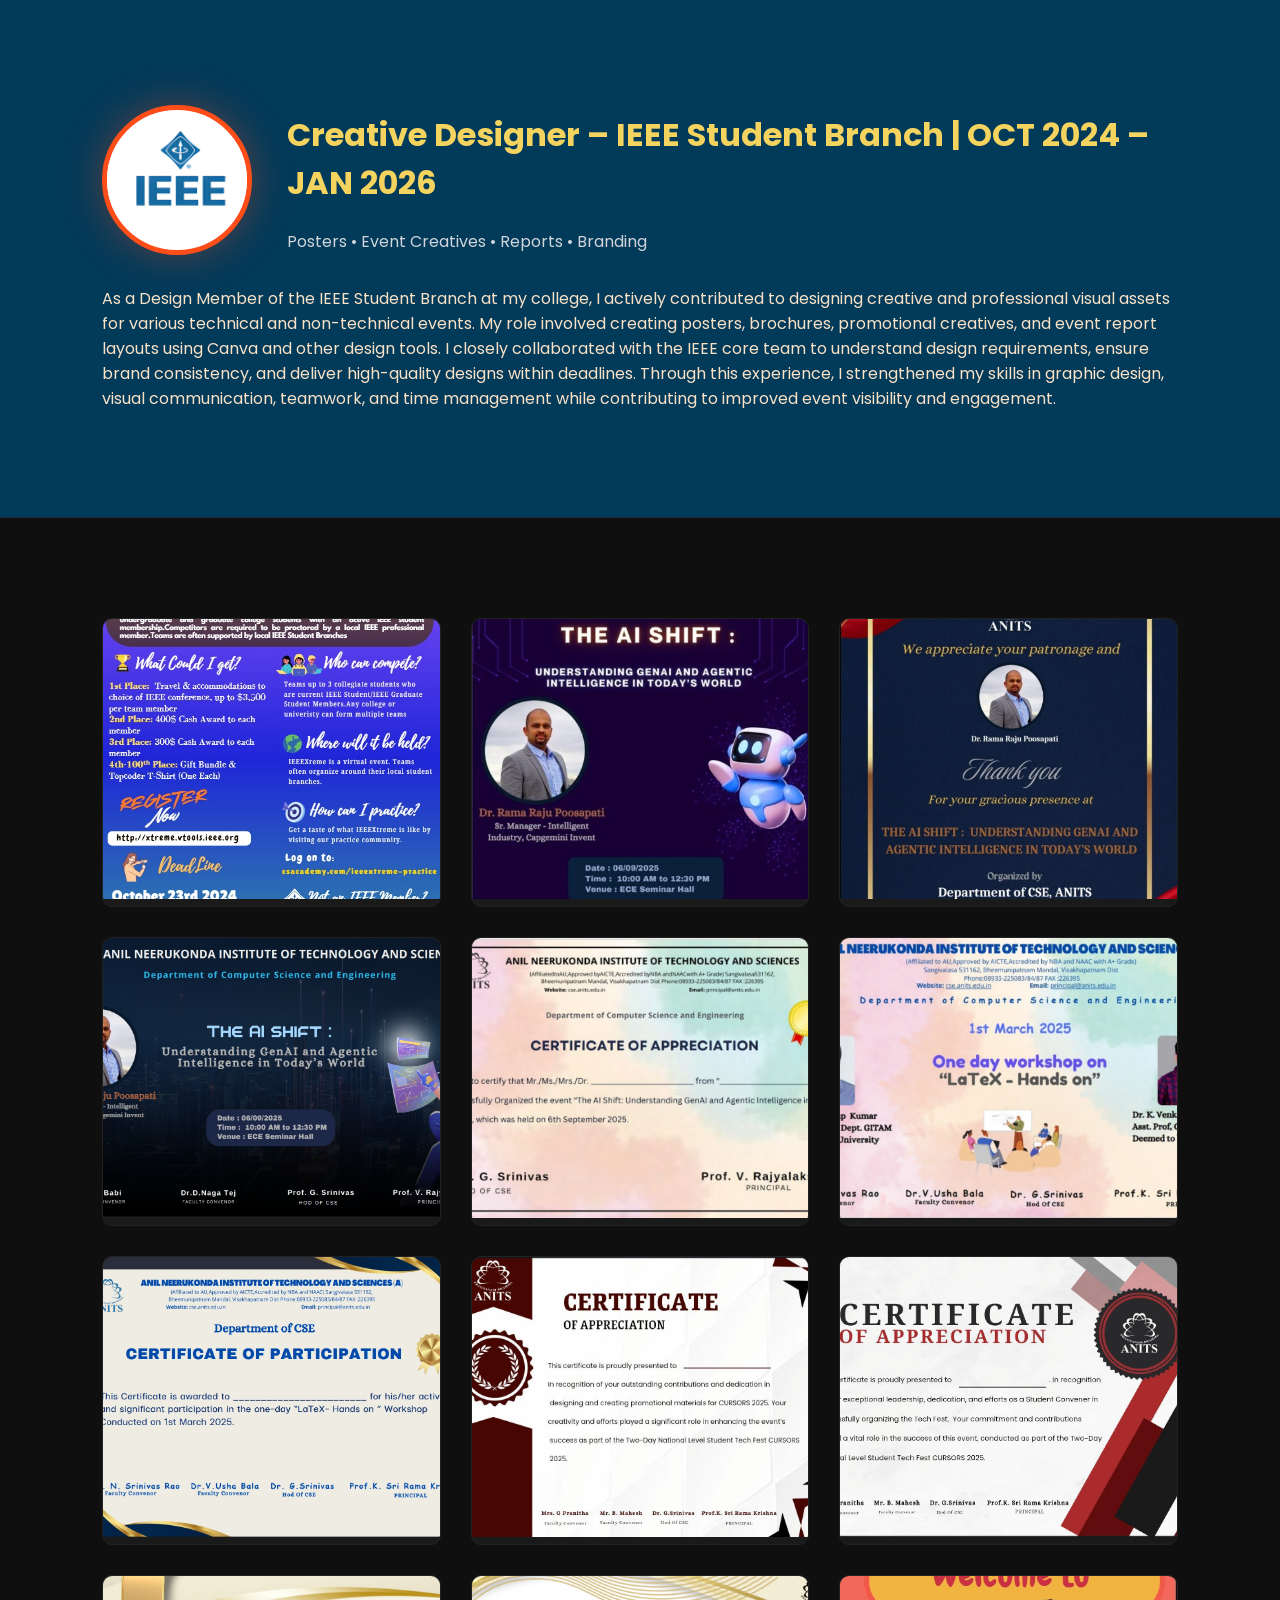
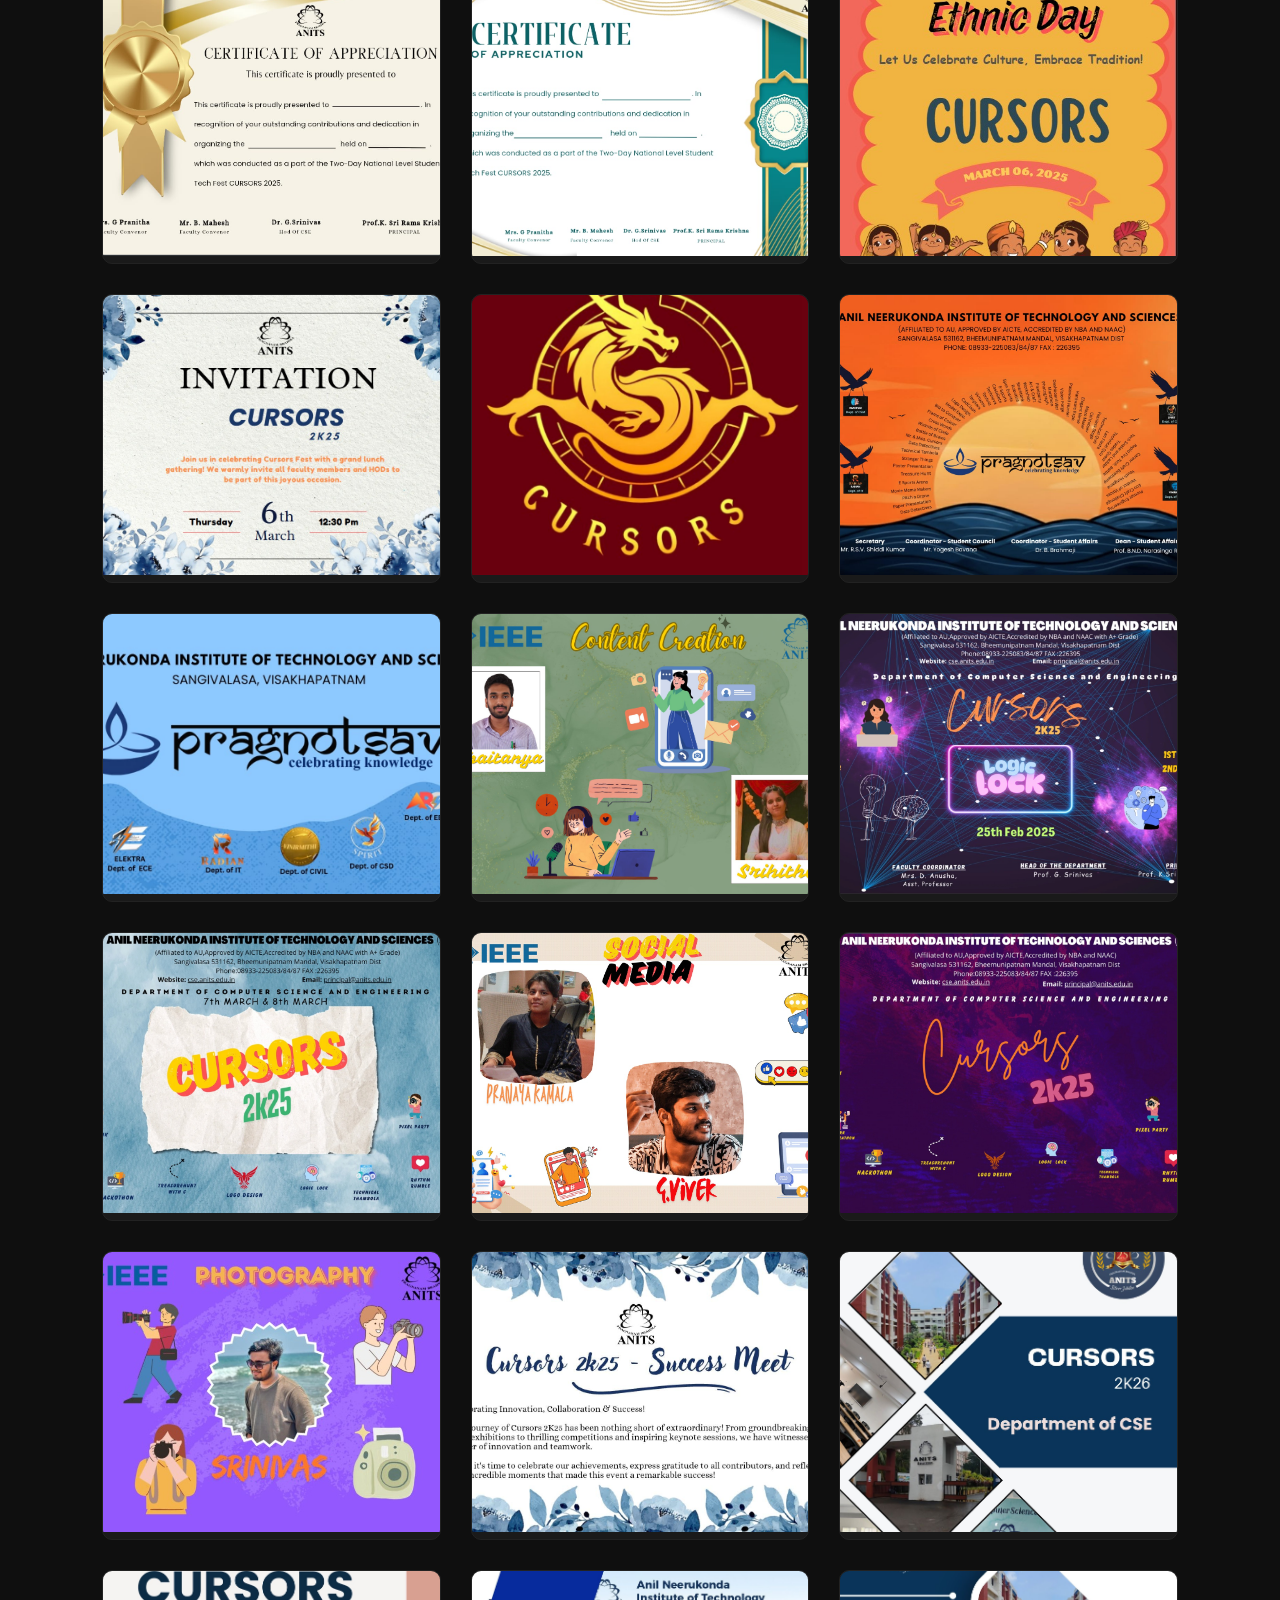
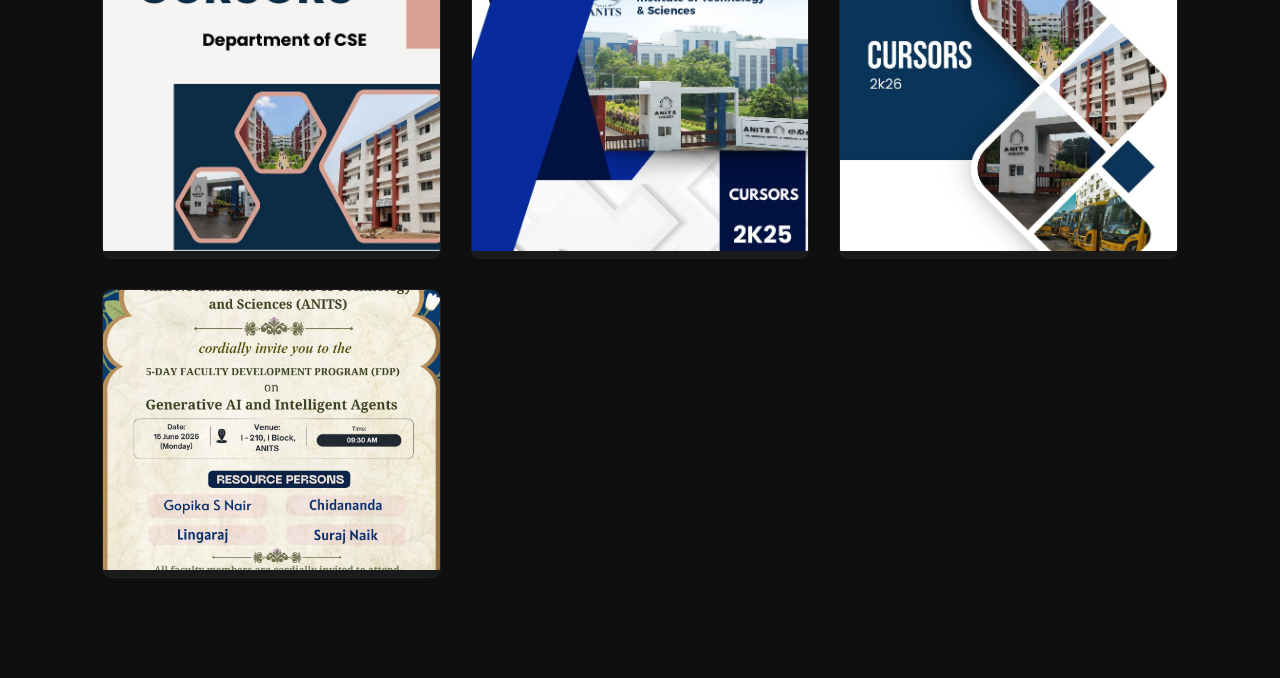
<file: experience/ieee.html>
<!DOCTYPE html>
<html>
<head>
  <title>IEEE Works</title>
  <link rel="stylesheet" href="premium-gallery.css">
</head>
<body>
<link href="https://fonts.googleapis.com/css2?family=Playfair+Display:wght@600;700&family=Poppins:wght@300;400;500;600&display=swap" rel="stylesheet">

<!-- HEADER -->
<header class="gallery-header">

  <div class="header-content">
    
    <div class="header-logo">
      <a href="../assets/IEEE.pdf" target="_blank" class="experience-content brand">
      <img src="../assets/images/ieee.png" alt="IEEE Logo">
      </a>
    </div>

    <div class="header-text">
      <h1>Creative Designer – IEEE Student Branch | OCT 2024 – JAN 2026</h1>
      <p>Posters • Event Creatives • Reports • Branding</p>
    </div>

  </div>
   <p class="header-desc">As a Design Member of the IEEE Student Branch at my college, I actively contributed to designing creative and professional visual assets for various technical and non-technical events. My role involved creating
posters, brochures, promotional creatives, and event report layouts using Canva and other design tools. I closely collaborated with the IEEE core team to understand design requirements, ensure brand
consistency, and deliver high-quality designs within deadlines. Through this experience, I strengthened my skills in graphic design, visual communication, teamwork, and time management while contributing to
improved event visibility and engagement.</p>
</header>


<!-- GALLERY GRID -->
<section class="gallery-container">

  <div class="gallery-grid">

    <div class="gallery-item"><img src="../assets/images/ieee1.jpg" alt=""></div>
    <div class="gallery-item"><img src="../assets/images/ieee2.jpg" alt=""></div>
    <div class="gallery-item"><img src="../assets/images/ieee3.jpg" alt=""></div>
    <div class="gallery-item"><img src="../assets/images/ieee4.jpg" alt=""></div>
    <div class="gallery-item"><img src="../assets/images/ieee5.png" alt=""></div>
    <div class="gallery-item"><img src="../assets/images/ieee6.jpg" alt=""></div>
    <div class="gallery-item"><img src="../assets/images/ieee7.jpg" alt=""></div>
    <div class="gallery-item"><img src="../assets/images/ieee8.jpg" alt=""></div>
    <div class="gallery-item"><img src="../assets/images/ieee9.jpg" alt=""></div>
    <div class="gallery-item"><img src="../assets/images/ieee10.jpg" alt=""></div>
    <div class="gallery-item"><img src="../assets/images/ieee11.jpg" alt=""></div>
    <div class="gallery-item"><img src="../assets/images/ieee12.jpg" alt=""></div>
    <div class="gallery-item"><img src="../assets/images/ieee13.jpg" alt=""></div>
    <div class="gallery-item"><img src="../assets/images/ieee14.jpg" alt=""></div>
    <div class="gallery-item"><img src="../assets/images/ieee15.jpg" alt=""></div>
    <div class="gallery-item"><img src="../assets/images/ieee16.jpg" alt=""></div>
    <div class="gallery-item"><img src="../assets/images/ieee17.jpg" alt=""></div>
    <div class="gallery-item"><img src="../assets/images/ieee18.jpg" alt=""></div>
    <div class="gallery-item"><img src="../assets/images/ieee19.jpg" alt=""></div>
    <div class="gallery-item"><img src="../assets/images/ieee20.jpg" alt=""></div>
    <div class="gallery-item"><img src="../assets/images/ieee21.jpg" alt=""></div>
    <div class="gallery-item"><img src="../assets/images/ieee22.jpg" alt=""></div>
    <div class="gallery-item"><img src="../assets/images/ieee23.jpg" alt=""></div>
    <div class="gallery-item"><img src="../assets/images/ieee24.jpg" alt=""></div>
    <div class="gallery-item"><img src="../assets/images/ieee25.jpg" alt=""></div>
    <div class="gallery-item"><img src="../assets/images/ieee26.jpg" alt=""></div>
    <div class="gallery-item"><img src="../assets/images/ieee27.jpg" alt=""></div>
    <div class="gallery-item"><img src="../assets/images/anits.png" alt=""></div>

  </div>

</section>

<!-- LIGHTBOX -->
<div class="lightbox" id="lightbox">
  <span class="close">&times;</span>
  <img id="lightbox-img">
</div>

<script src="portfolio-wall.js"></script>

</body>
</html>
</file>
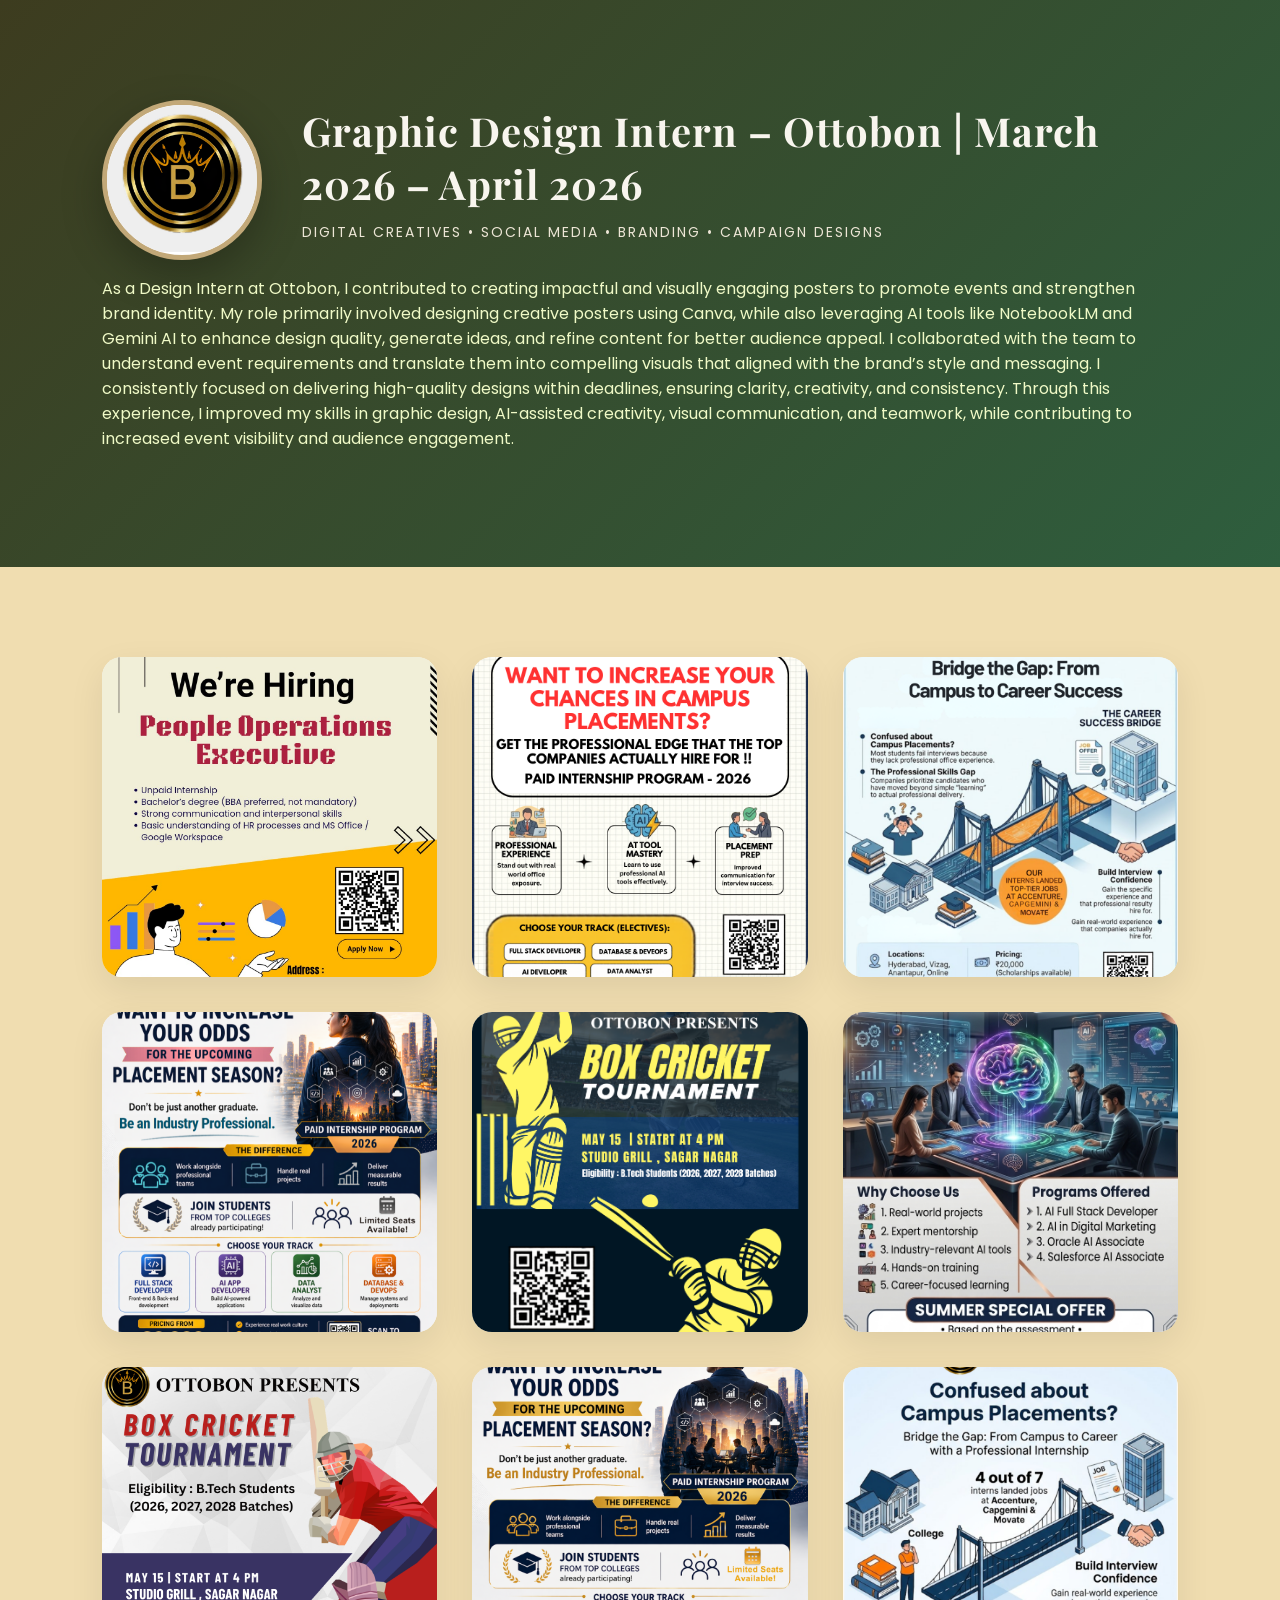
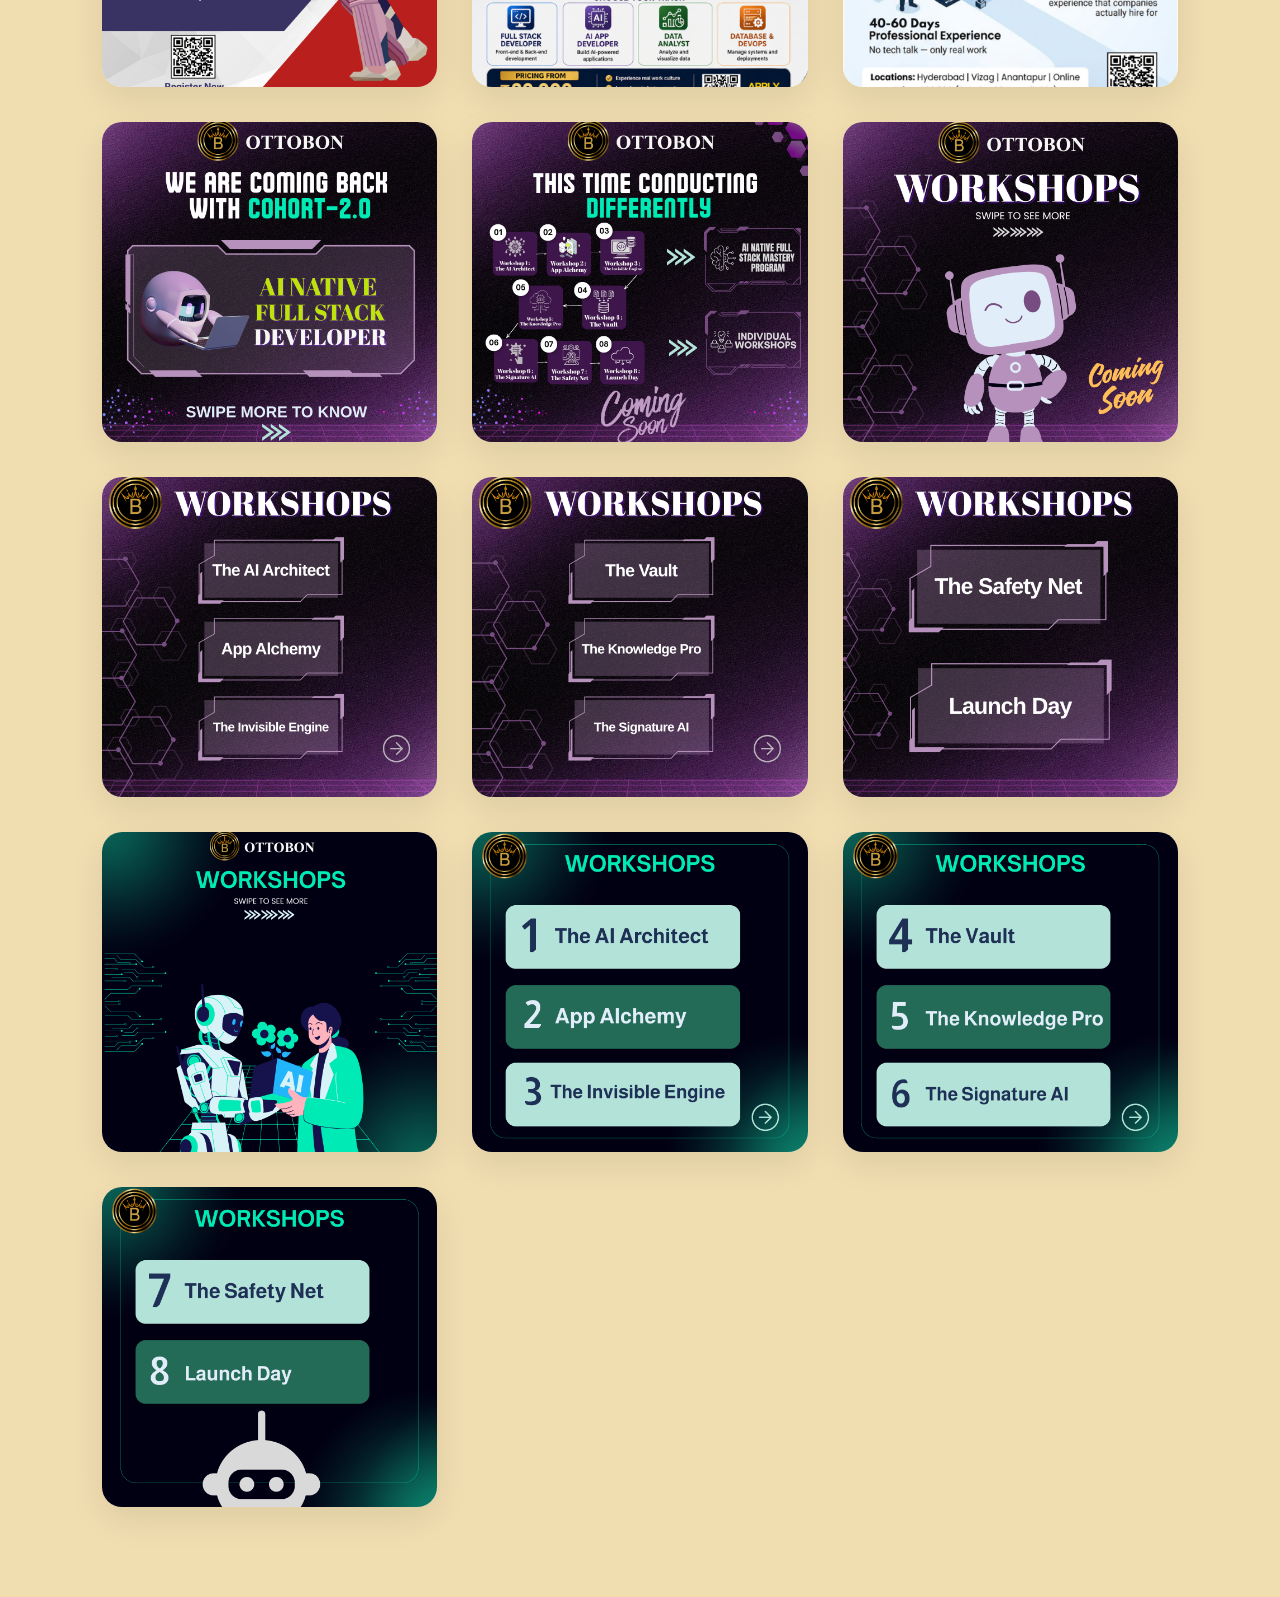
<file: experience/Ottobon.html>
<!DOCTYPE html>
<html>
<head>
  <title>Ottobon Works</title>
  <link rel="stylesheet" href="Ottobon.css">
  <link href="https://fonts.googleapis.com/css2?family=Playfair+Display:wght@600;700&family=Poppins:wght@300;400;500;600&display=swap" rel="stylesheet">
</head>

<body>

<!-- HEADER -->
<header class="gallery-header">
  <div class="header-content">
    
    <div class="header-logo">
        <a href="../assets/OfferLetter.pdf" target="_blank" class="experience-content brand">
      <img src="../assets/images/Ottobon.png" alt="Ottobon Logo">
      </a>
    </div>

    <div class="header-text">
      <h1>Graphic Design Intern – Ottobon | March 2026 – April 2026</h1>
      <p>Digital Creatives • Social Media • Branding • Campaign Designs</p>
    </div>
  </div>
  <p class="header-desc">As a Design Intern at Ottobon, I contributed to creating impactful and visually engaging posters to promote events and strengthen brand identity. My role primarily involved designing creative posters using Canva, while also leveraging AI tools like NotebookLM and Gemini AI to enhance design quality, generate ideas, and refine content for better audience appeal. I collaborated with the team to understand event requirements and translate them into compelling visuals that aligned with the brand’s style and messaging. I consistently focused on delivering high-quality designs within deadlines, ensuring clarity, creativity, and consistency. Through this experience, I improved my skills in graphic design, AI-assisted creativity, visual communication, and teamwork, while contributing to increased event visibility and audience engagement.</p>
</header>

<!-- GALLERY GRID -->
<section class="gallery-container">
  <div class="gallery-grid">
    <div class="gallery-item"><img src="../assets/images/Otto1.jpg"></div>
    <div class="gallery-item"><img src="../assets/images/Otto2.png"></div>
    <div class="gallery-item"><img src="../assets/images/Otto3.png"></div>
    <div class="gallery-item"><img src="../assets/images/Otto4.png"></div>
    <div class="gallery-item"><img src="../assets/images/Otto5.png"></div>
    <div class="gallery-item"><img src="../assets/images/Otto6.png"></div>
    <div class="gallery-item"><img src="../assets/images/Otto7.png"></div>
    <div class="gallery-item"><img src="../assets/images/Otto8.png"></div>
    <div class="gallery-item"><img src="../assets/images/Otto9.png"></div>
    <div class="gallery-item"><img src="../assets/images/Otto10.png"></div>
    <div class="gallery-item"><img src="../assets/images/Otto11.png"></div>
    <div class="gallery-item"><img src="../assets/images/Otto12.png"></div>
    <div class="gallery-item"><img src="../assets/images/Otto13.png"></div>
    <div class="gallery-item"><img src="../assets/images/Otto14.png"></div>
    <div class="gallery-item"><img src="../assets/images/Otto15.png"></div>
    <div class="gallery-item"><img src="../assets/images/Otto16.png"></div>
    <div class="gallery-item"><img src="../assets/images/Otto17.png"></div>
    <div class="gallery-item"><img src="../assets/images/Otto18.png"></div>
    <div class="gallery-item"><img src="../assets/images/Otto19.png"></div>

</section>

<!-- LIGHTBOX -->
<div class="lightbox" id="lightbox">
  <span class="close">&times;</span>
  <div id="lightbox-content"></div>
</div>



<script src="engiversee.js"></script>

</body>
</html>
</file>
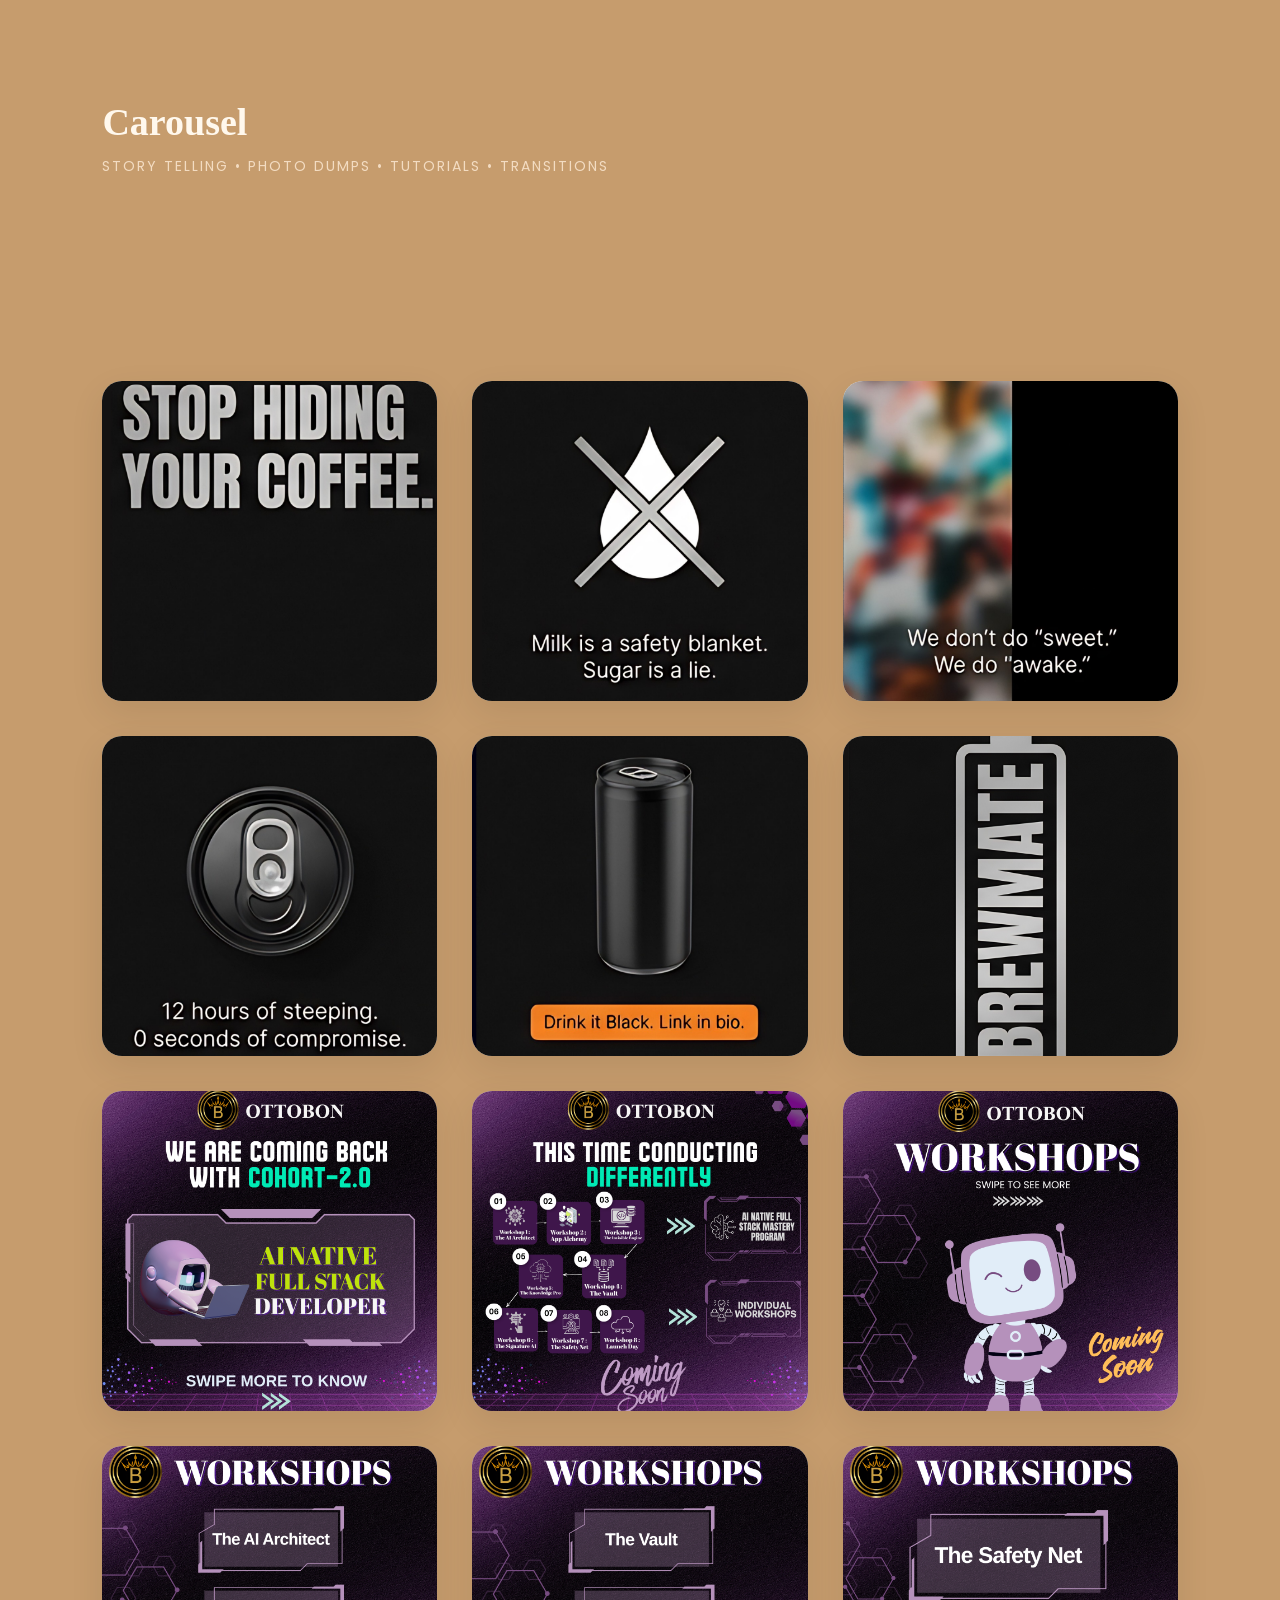
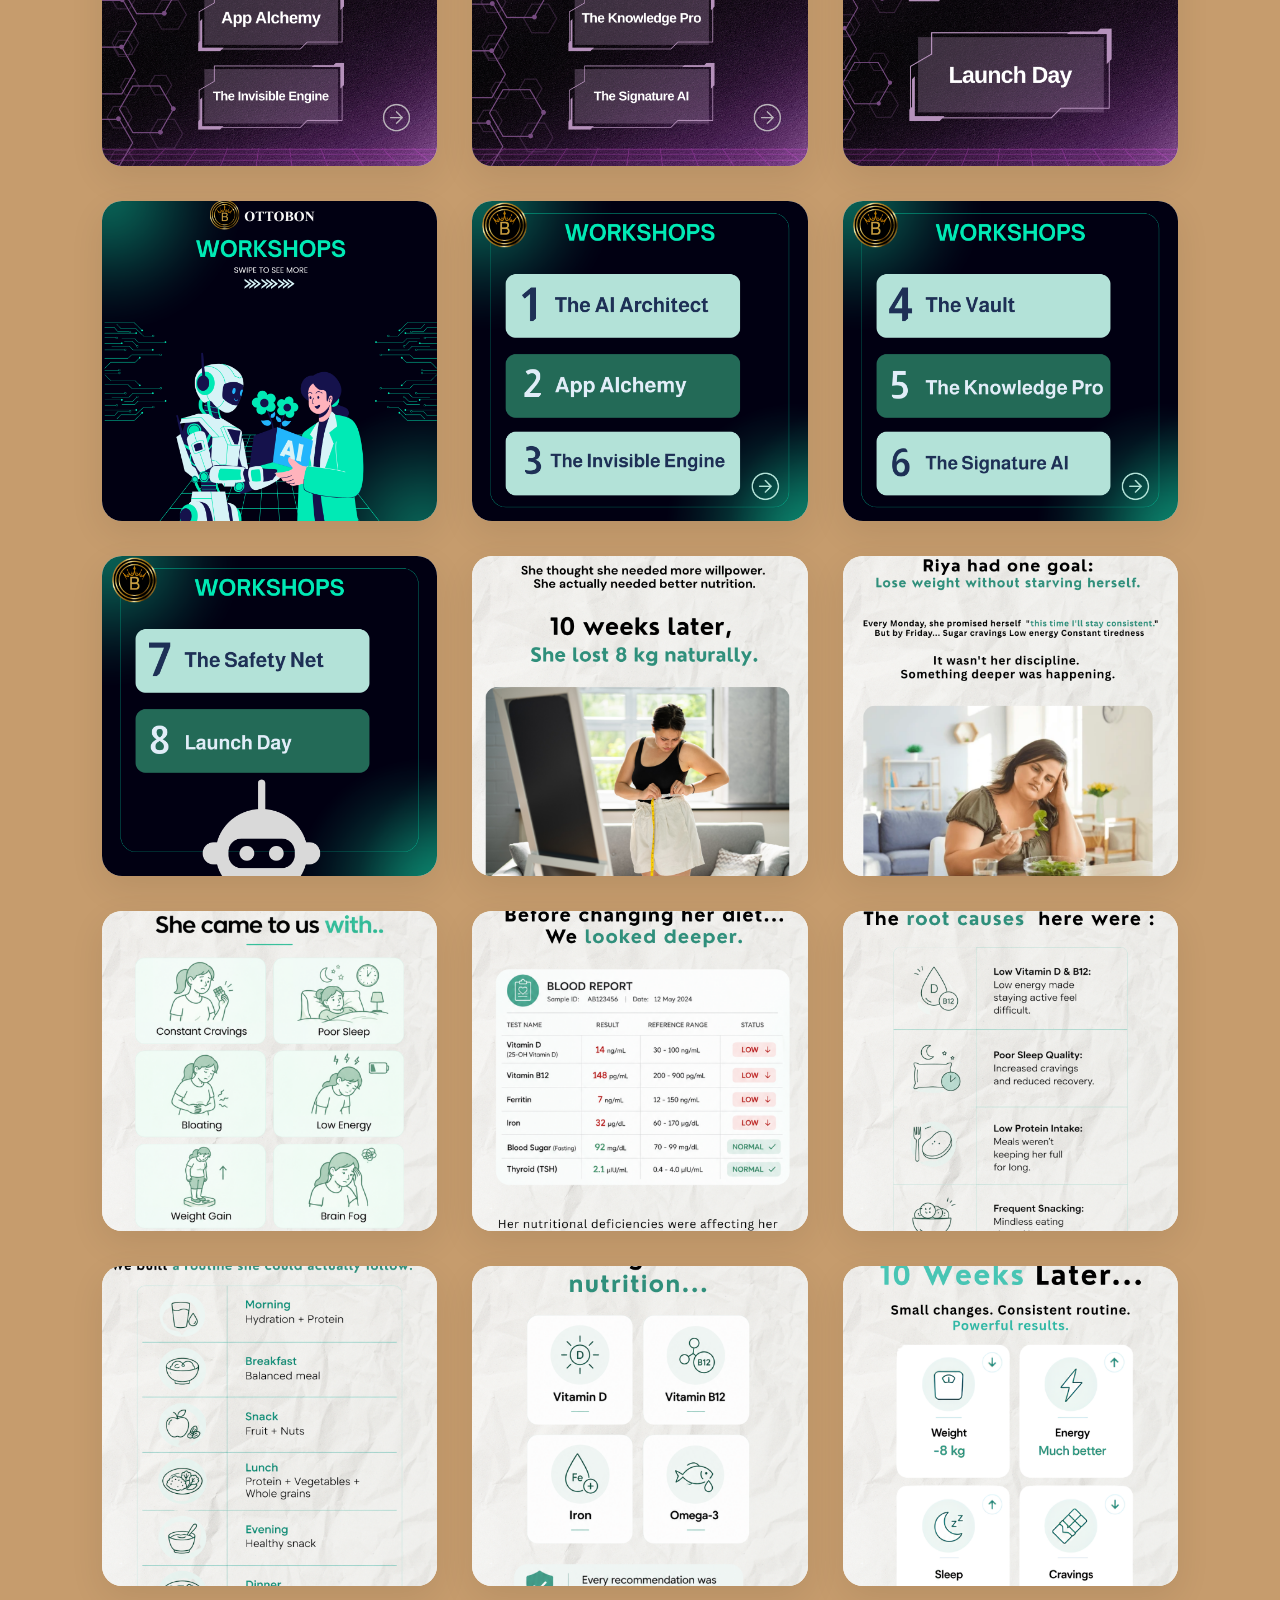
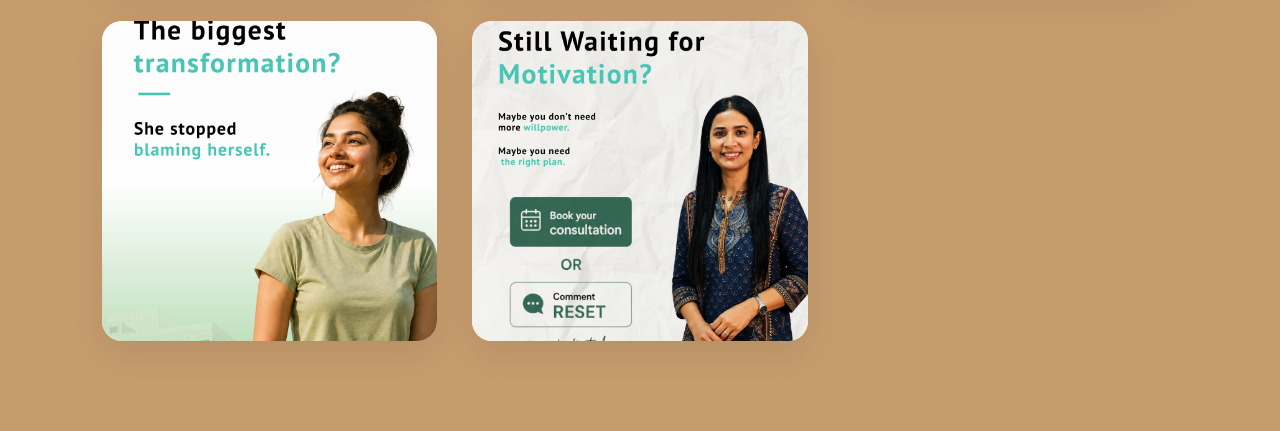
<file: project/Carousel.html>
<!DOCTYPE html>
<html lang="en">
<head>
  <meta charset="UTF-8">
  <title>Carousel | Nehal</title>
  <link rel="stylesheet" href="Carousel.css">
  <link href="https://fonts.googleapis.com/css2?family=Poppins:wght@300;500;700&display=swap" rel="stylesheet">
</head>
<body>

<!-- HEADER -->
<section class="gallery-header">
  <div class="header-content">
    <div class="header-text">
      <h1>Carousel</h1>
      <p>Story Telling • Photo Dumps • Tutorials • Transitions</p>
    </div>

  </div>
</section>

<!-- GALLERY -->
<section class="gallery-container">

  <div class="gallery-grid">
    <div class="gallery-item"><img src="../assets/images/B1.png" alt=""></div>
    <div class="gallery-item"><img src="../assets/images/B2.png" alt=""></div>
    <div class="gallery-item"><img src="../assets/images/B3.png" alt=""></div>
    <div class="gallery-item"><img src="../assets/images/B4.png" alt=""></div>
    <div class="gallery-item"><img src="../assets/images/B5.png" alt=""></div>
    <div class="gallery-item"><img src="../assets/images/Brewmate.png" alt=""></div>
    <div class="gallery-item"><img src="../assets/images/Otto10.png"></div>
    <div class="gallery-item"><img src="../assets/images/Otto11.png"></div>
    <div class="gallery-item"><img src="../assets/images/Otto12.png"></div>
    <div class="gallery-item"><img src="../assets/images/Otto13.png"></div>
    <div class="gallery-item"><img src="../assets/images/Otto14.png"></div>
    <div class="gallery-item"><img src="../assets/images/Otto15.png"></div>
    <div class="gallery-item"><img src="../assets/images/Otto16.png"></div>
    <div class="gallery-item"><img src="../assets/images/Otto17.png"></div>
    <div class="gallery-item"><img src="../assets/images/Otto18.png"></div>
    <div class="gallery-item"><img src="../assets/images/Otto19.png"></div>
    <div class="gallery-item"><img src="../assets/images/carousel1.png"></div>
    <div class="gallery-item"><img src="../assets/images/carousel2.png"></div>
    <div class="gallery-item"><img src="../assets/images/carousel3.png"></div>
    <div class="gallery-item"><img src="../assets/images/carousel4.png"></div>
    <div class="gallery-item"><img src="../assets/images/carousel5.png"></div>
    <div class="gallery-item"><img src="../assets/images/carousel6.png"></div>
    <div class="gallery-item"><img src="../assets/images/carousel7.png"></div>
    <div class="gallery-item"><img src="../assets/images/carousel8.png"></div>
    <div class="gallery-item"><img src="../assets/images/carousel9.png"></div>
    <div class="gallery-item"><img src="../assets/images/carousel10.png"></div>
    

</section>

<!-- LIGHTBOX -->
<div id="lightbox" class="lightbox">
  <span class="close">&times;</span>
  <div id="lightbox-content"></div>
</div>

<script src="Carousel.js"></script>

</body>
</html>
</file>
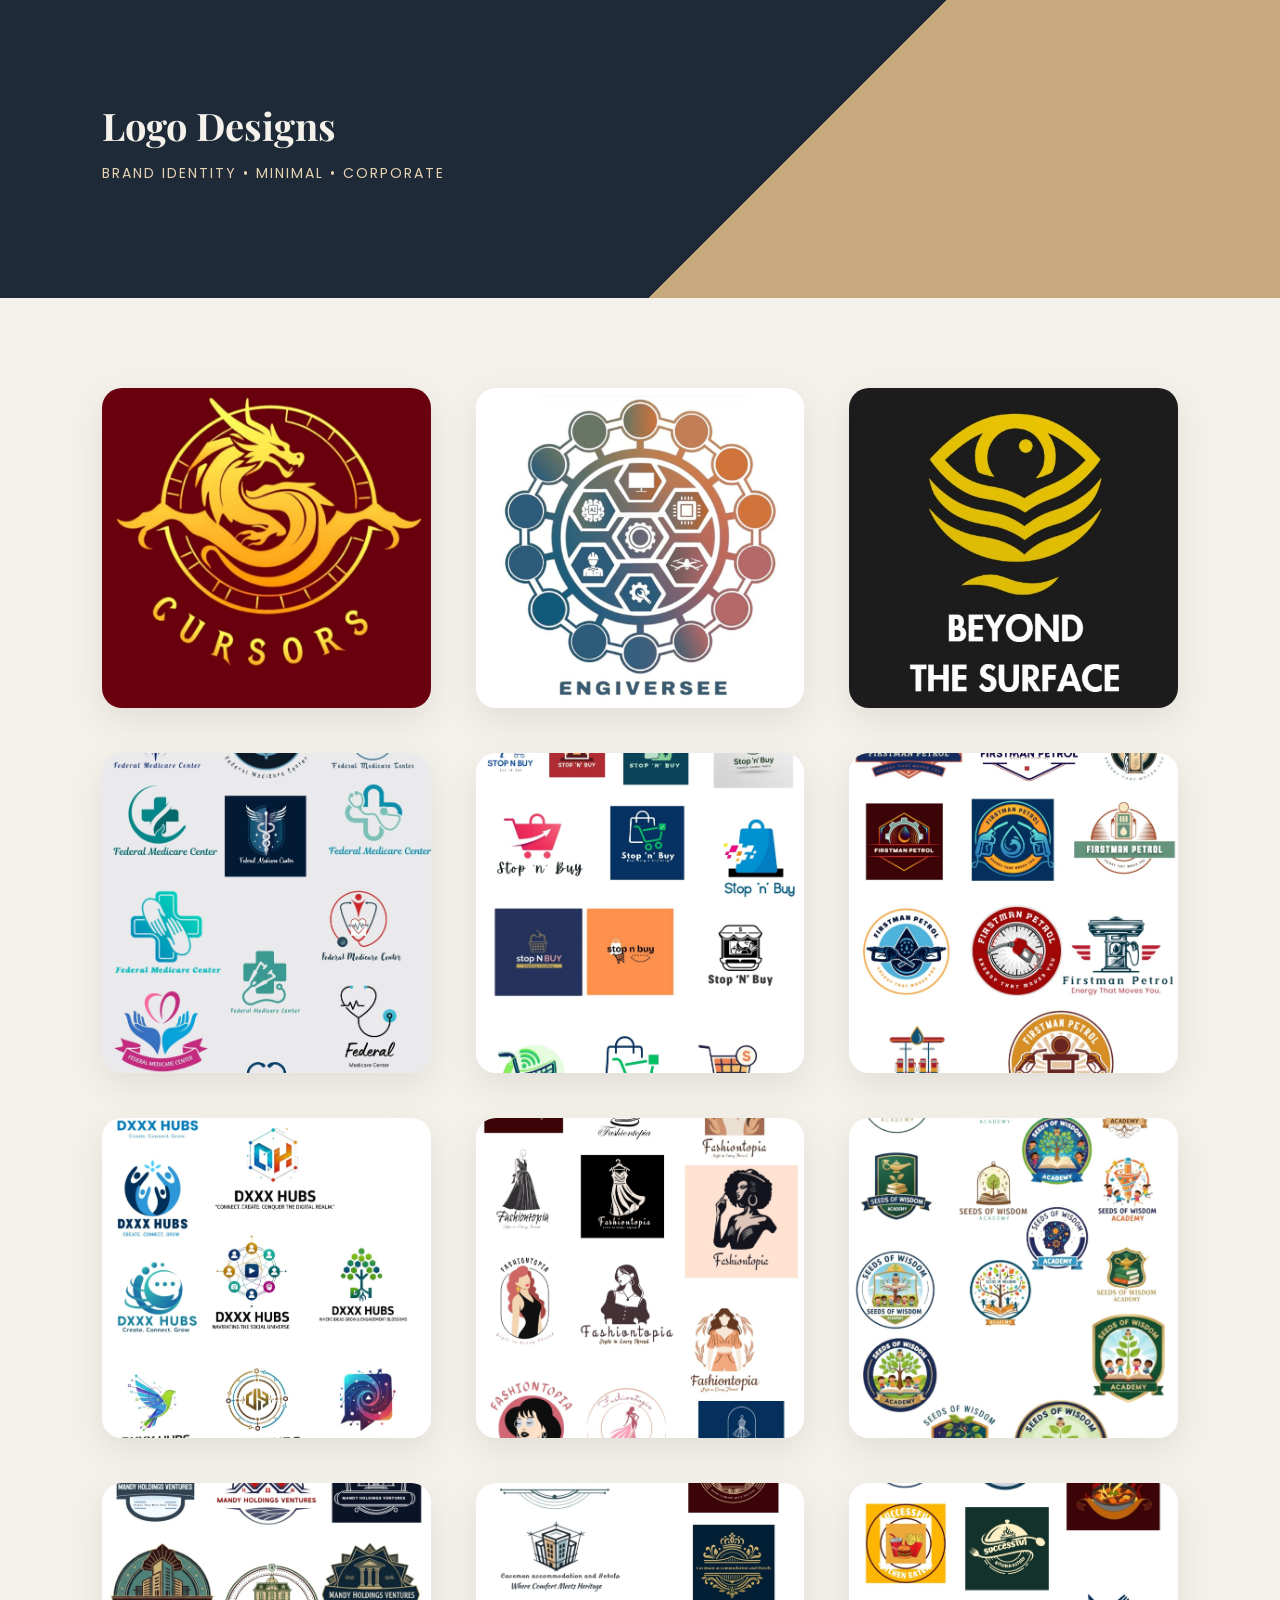
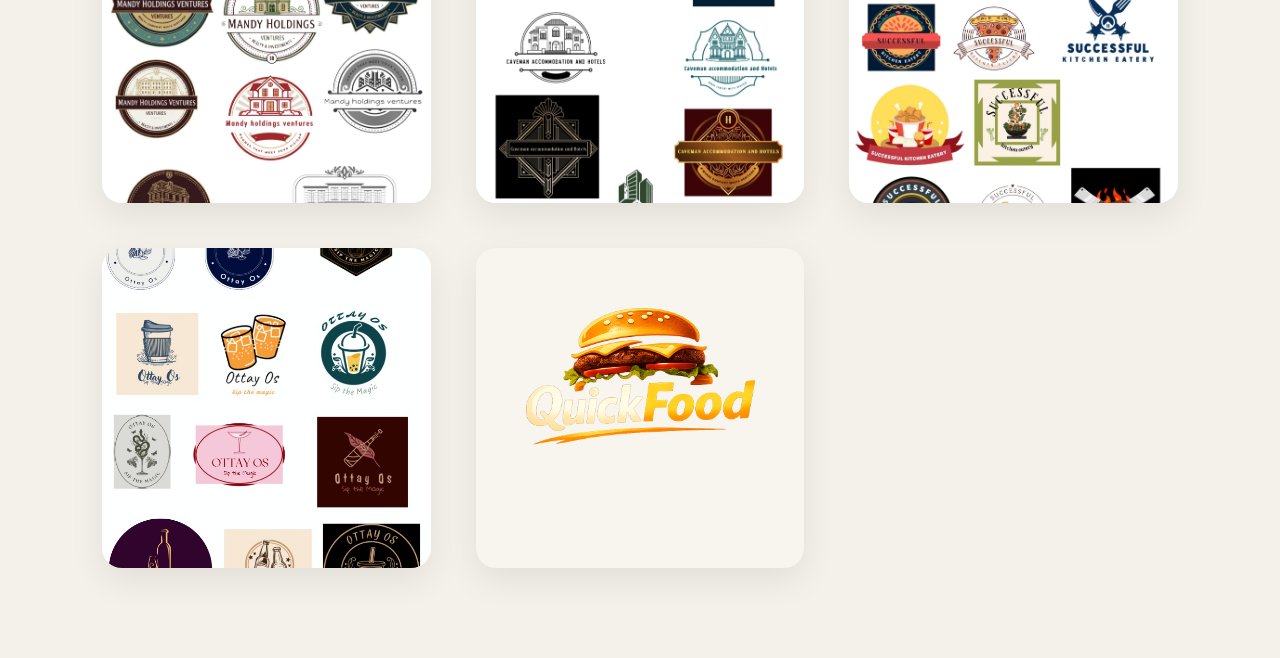
<file: project/logos.html>
<!DOCTYPE html>
<html>
<head>
  <title>Logos – Nehal</title>

  <link href="https://fonts.googleapis.com/css2?family=Playfair+Display:wght@600;700&family=Poppins:wght@300;400;500;600&display=swap" rel="stylesheet">

  <link rel="stylesheet" href="logos.css">
</head>

<body>

<!-- HEADER -->
<header class="gallery-header">
  <div class="header-content">

    <div class="header-text">
      <h1>Logo Designs</h1>
      <p>Brand Identity • Minimal • Corporate</p>
    </div>

  </div>
</header>


<!-- GALLERY -->
<section class="gallery-container">

  <div class="gallery-grid">

    <div class="gallery-item"><img src="../assets/images/ieee14.jpg" alt=""></div>
    <div class="gallery-item"><img src="../assets/images/eng1.jpg"></div>
    <div class="gallery-item"><img src="../assets/images/eng27.jpg"></div>
    <div class="gallery-item"><img src="../assets/images/free14.jpg" alt=""></div>
    <div class="gallery-item"><img src="../assets/images/free15.jpg" alt=""></div>
    <div class="gallery-item"><img src="../assets/images/free16.jpg" alt=""></div>
    <div class="gallery-item"><img src="../assets/images/free17.jpg" alt=""></div>
    <div class="gallery-item"><img src="../assets/images/free18.jpg" alt=""></div>
    <div class="gallery-item"><img src="../assets/images/free19.jpg" alt=""></div>
    <div class="gallery-item"><img src="../assets/images/free20.jpg" alt=""></div>
    <div class="gallery-item"><img src="../assets/images/free21.jpg" alt=""></div>
    <div class="gallery-item"><img src="../assets/images/free22.jpg" alt=""></div>
    <div class="gallery-item"><img src="../assets/images/free23.jpg" alt=""></div>
    <div class="gallery-item"><img src="../assets/images/free75.png" alt=""></div>





  </div>

</section>


<!-- LIGHTBOX -->
<div class="lightbox" id="lightbox">
  <span class="close">&times;</span>
  <div id="lightbox-content"></div>
</div>

<script src="logos.js"></script>

</body>
</html>
</file>
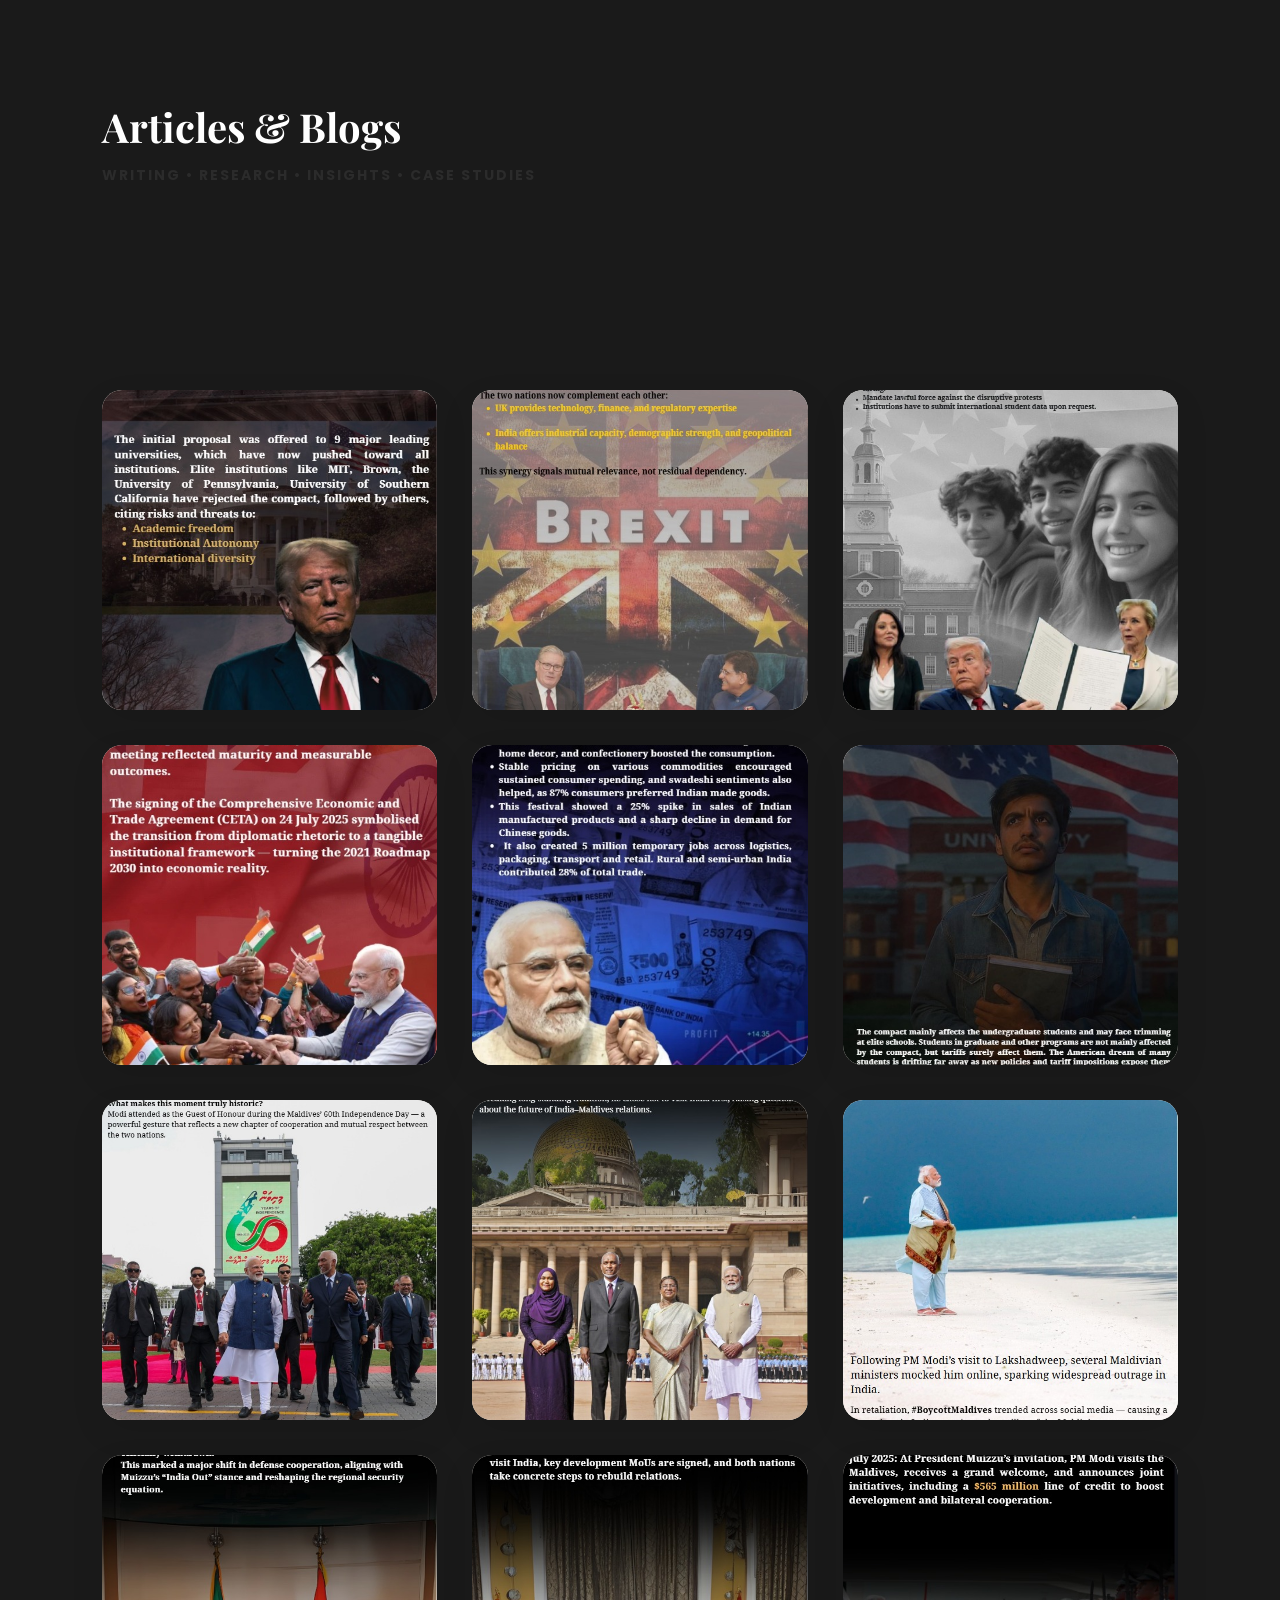
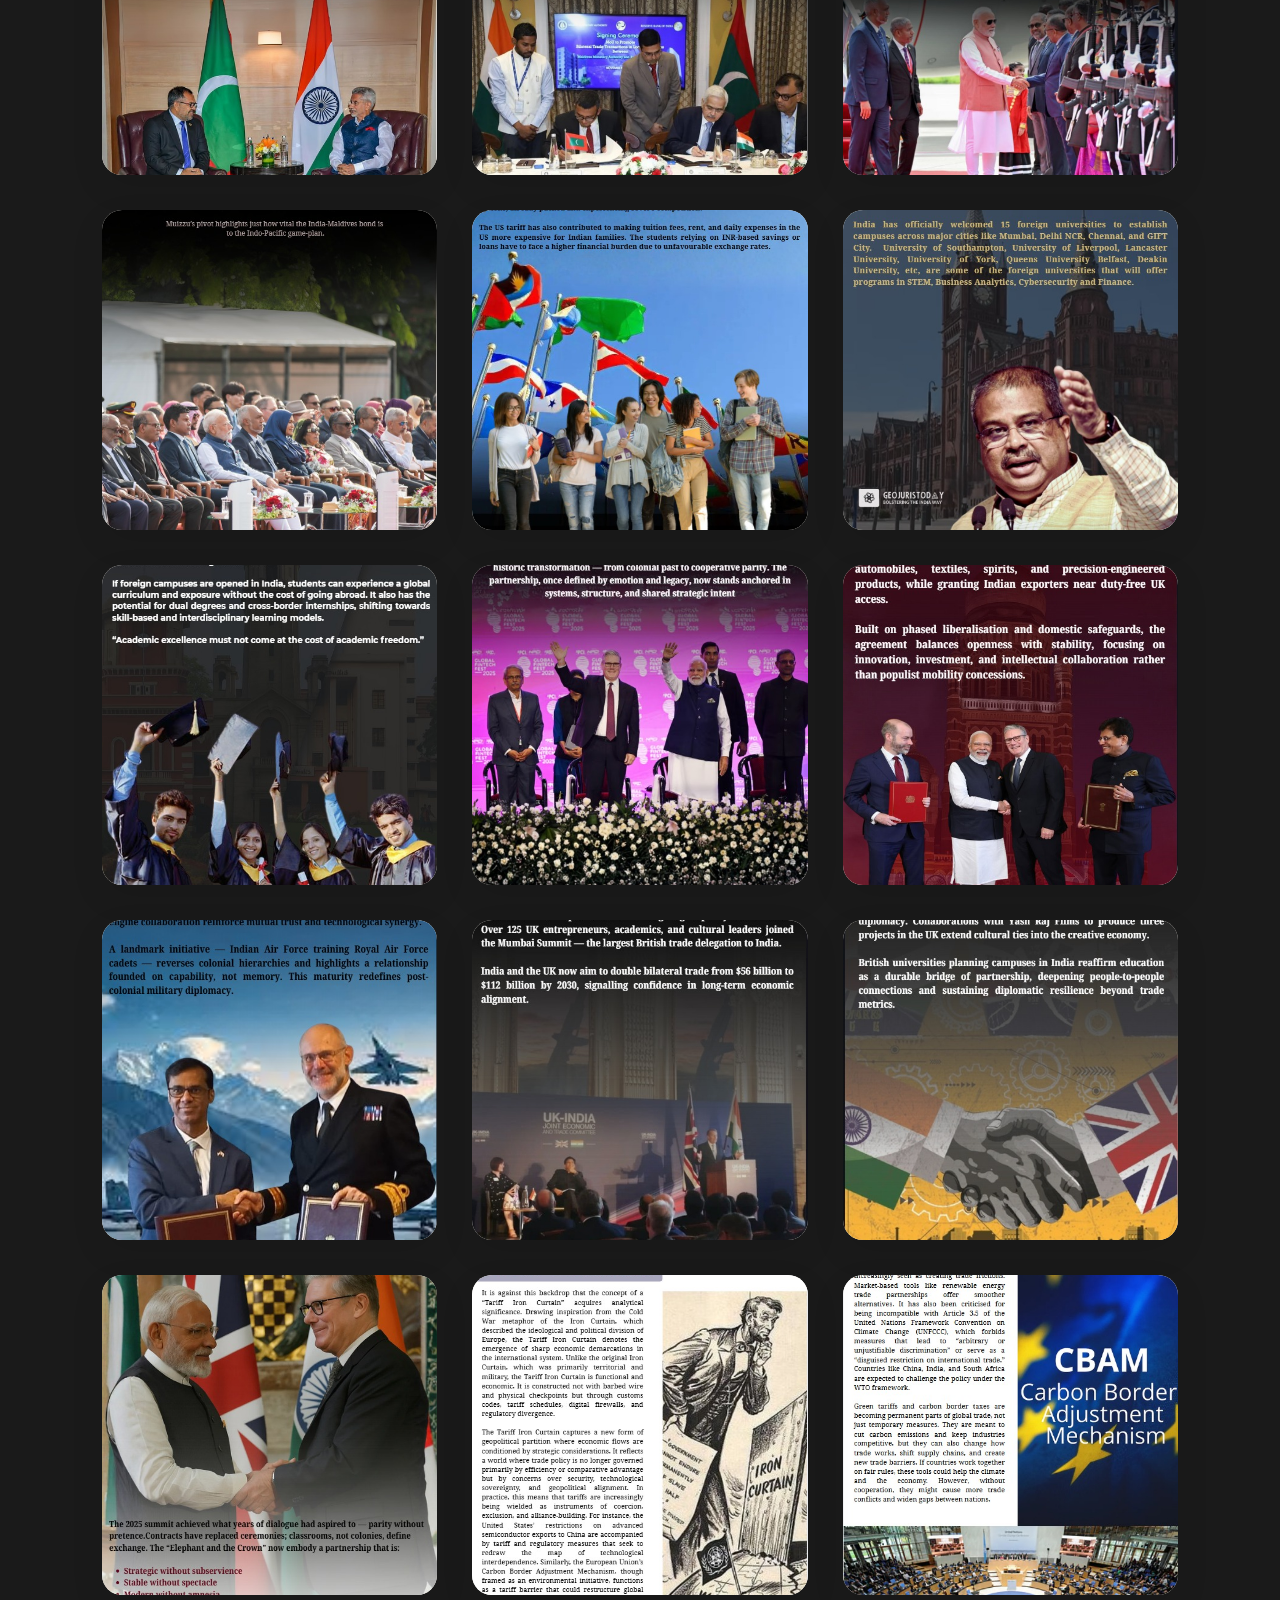
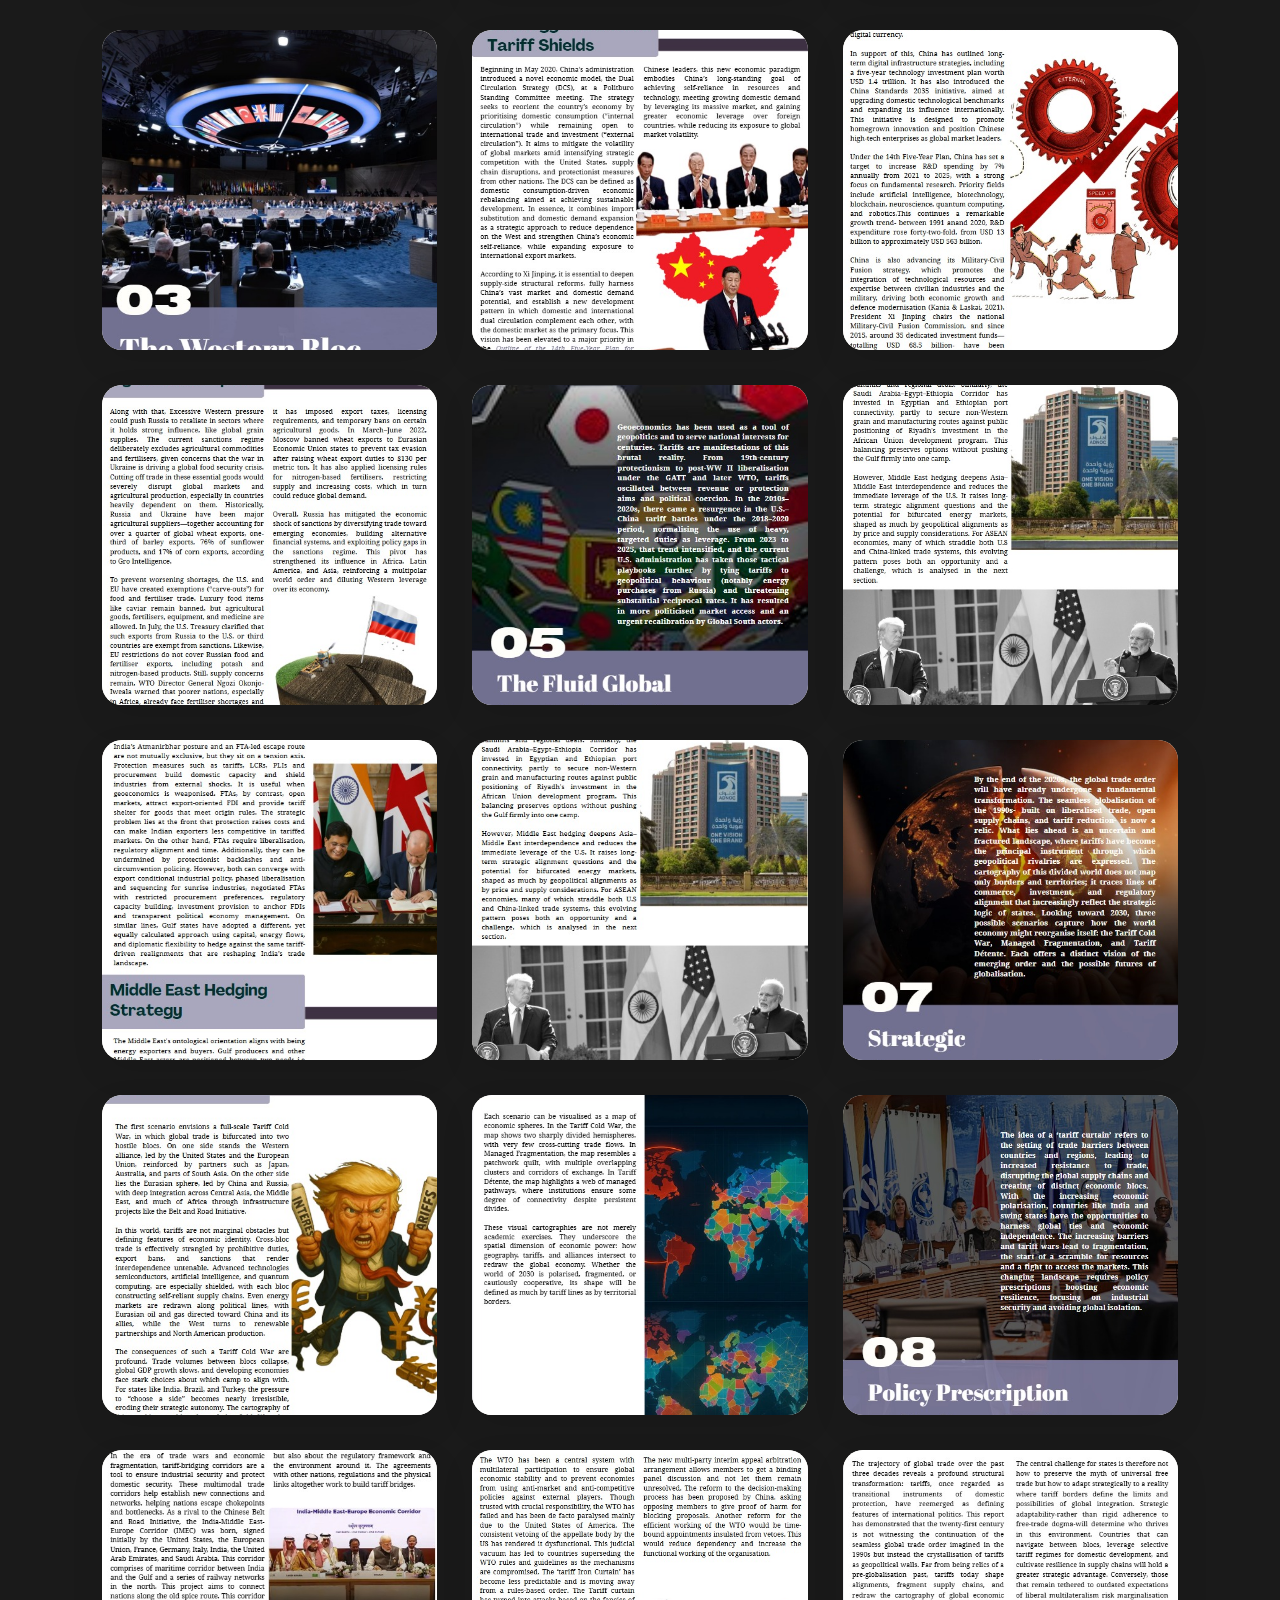
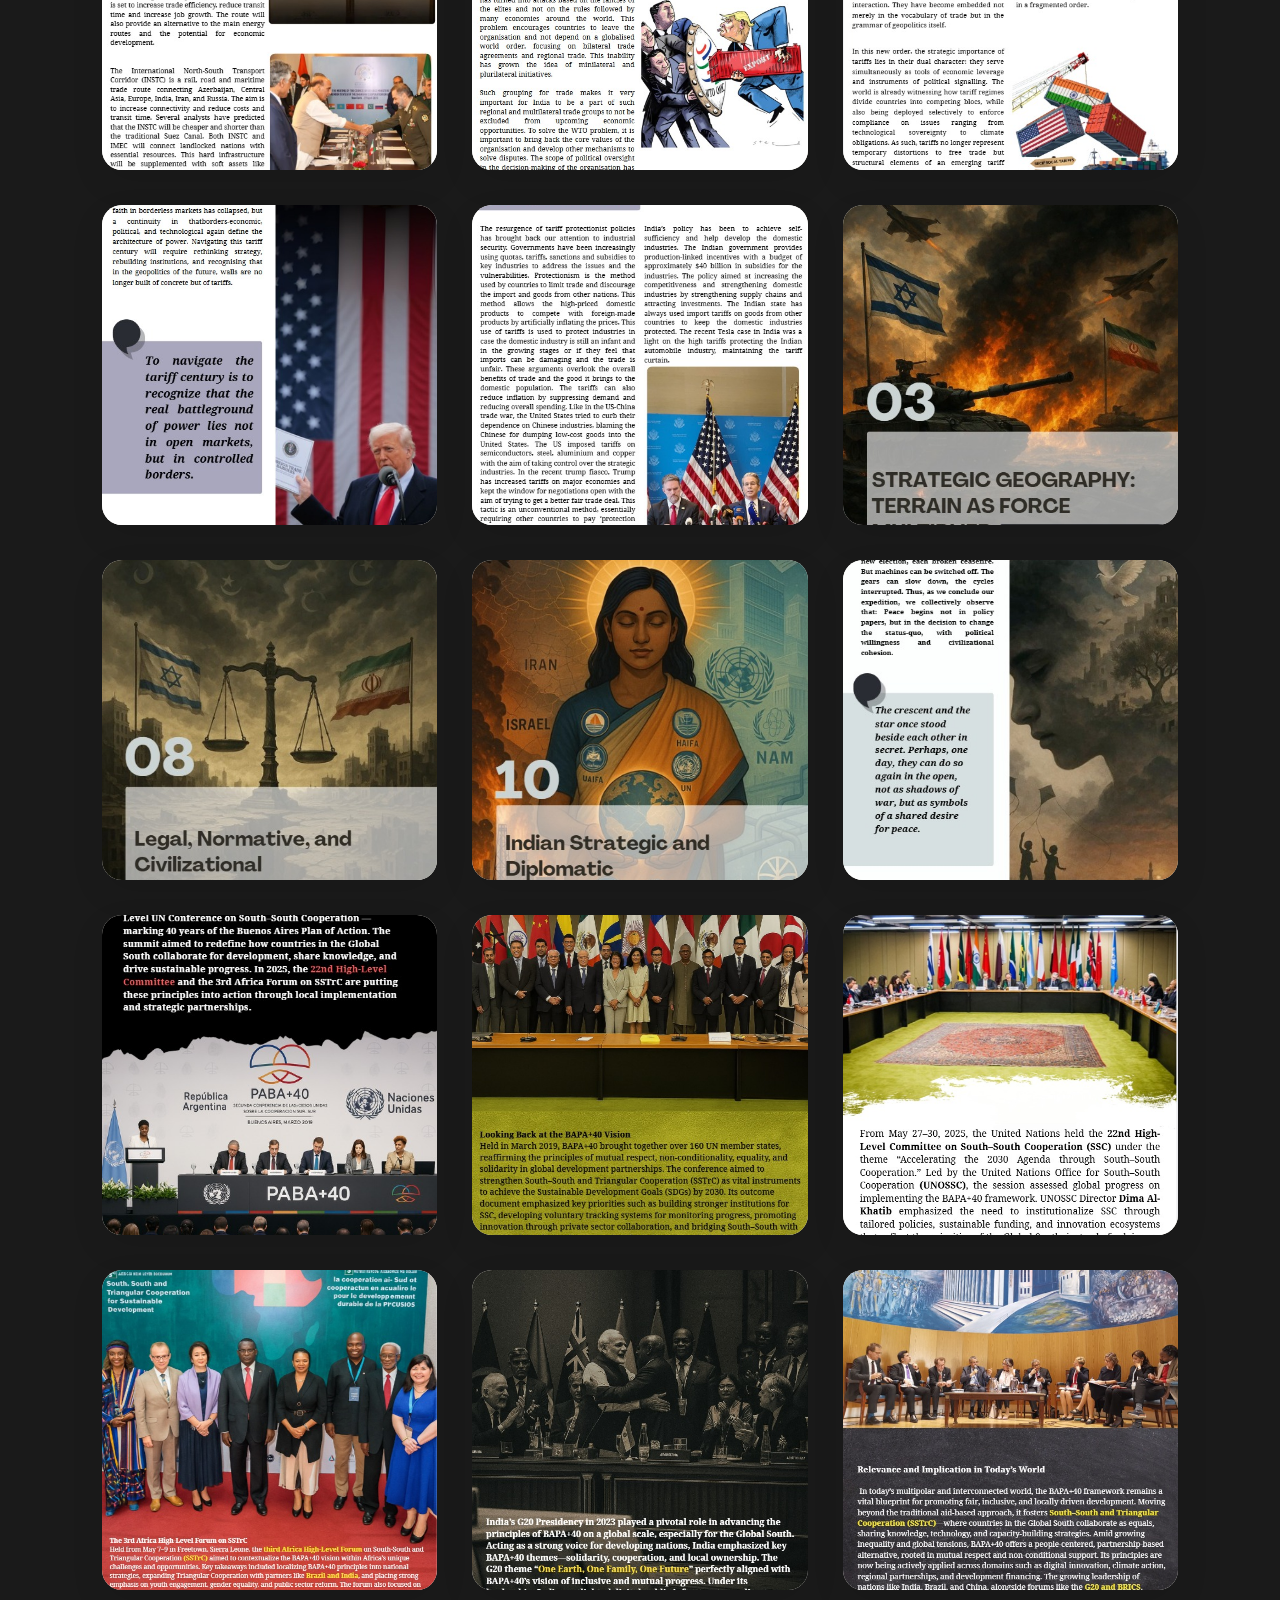
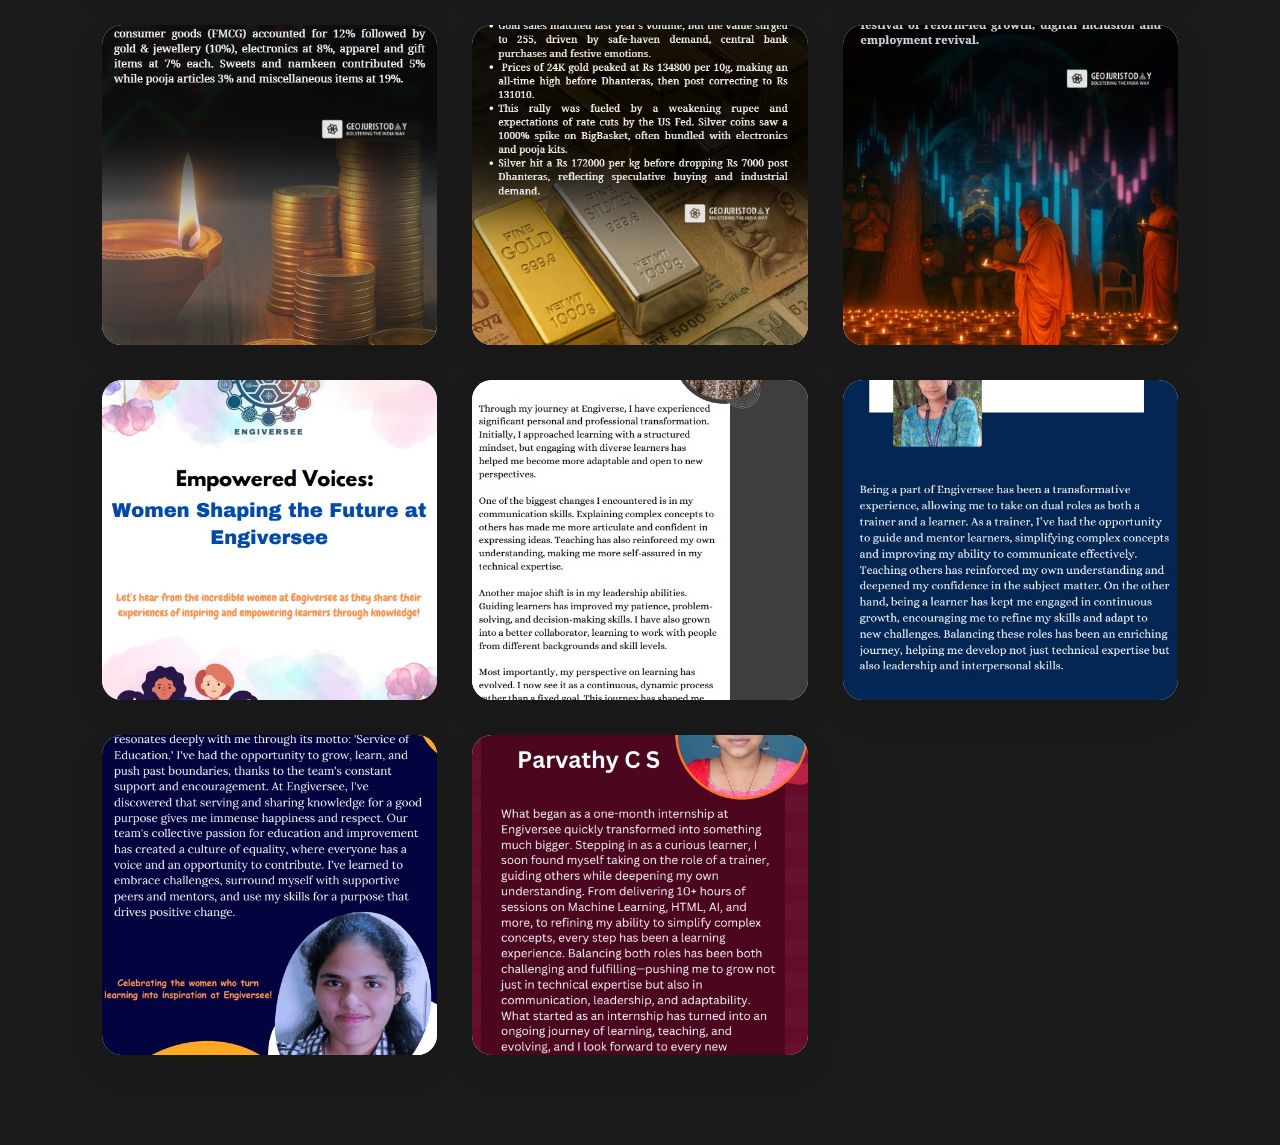
<file: project1/articles.html>
<!DOCTYPE html>
<html lang="en">
<head>
  <meta charset="UTF-8">
  <title>Articles | Nehal</title>
  <link rel="stylesheet" href="articles.css">
  <link href="https://fonts.googleapis.com/css2?family=Poppins:wght@300;500;700&family=Playfair+Display:wght@600;700&display=swap" rel="stylesheet">
</head>
<body>

<!-- HEADER -->
<section class="gallery-header">
  <div class="header-content">

    <div class="header-text">
      <h1>Articles & Blogs</h1>
      <b><p>Writing • Research • Insights • Case Studies</p></b>
    </div>

  </div>
</section>

<!-- GALLERY -->
<section class="gallery-container">
  <div class="gallery-grid">

    <div class="gallery-item"><img src="../assets/images/geo2.jpg"></div>
    <div class="gallery-item"><img src="../assets/images/geo3.jpg"></div>
    <div class="gallery-item"><img src="../assets/images/geo4.jpg"></div>
    <div class="gallery-item"><img src="../assets/images/geo5.jpg"></div>
    <div class="gallery-item"><img src="../assets/images/geo9.jpg"></div>
    <div class="gallery-item"><img src="../assets/images/geo11.jpg"></div>
    <div class="gallery-item"><img src="../assets/images/geo13.jpg"></div>
    <div class="gallery-item"><img src="../assets/images/geo14.jpg"></div>
    <div class="gallery-item"><img src="../assets/images/geo15.jpg"></div>
    <div class="gallery-item"><img src="../assets/images/geo16.jpg"></div>
    <div class="gallery-item"><img src="../assets/images/geo17.jpg"></div>
    <div class="gallery-item"><img src="../assets/images/geo18.jpg"></div>
    <div class="gallery-item"><img src="../assets/images/geo19.jpg"></div>
    <div class="gallery-item"><img src="../assets/images/geo20.jpg"></div>
    <div class="gallery-item"><img src="../assets/images/geo21.jpg"></div>
    <div class="gallery-item"><img src="../assets/images/geo22.jpg"></div>
    <div class="gallery-item"><img src="../assets/images/geo23.jpg"></div>
    <div class="gallery-item"><img src="../assets/images/geo24.jpg"></div>
    <div class="gallery-item"><img src="../assets/images/geo25.jpg"></div>
    <div class="gallery-item"><img src="../assets/images/geo26.jpg"></div>
    <div class="gallery-item"><img src="../assets/images/geo27.jpg"></div>
    <div class="gallery-item"><img src="../assets/images/geo28.jpg"></div>
    <div class="gallery-item"><img src="../assets/images/geo35.jpg"></div>
    <div class="gallery-item"><img src="../assets/images/geo36.jpg"></div>
    <div class="gallery-item"><img src="../assets/images/geo37.jpg"></div>
    <div class="gallery-item"><img src="../assets/images/geo38.jpg"></div>
    <div class="gallery-item"><img src="../assets/images/geo39.jpg"></div>
    <div class="gallery-item"><img src="../assets/images/geo40.jpg"></div>
    <div class="gallery-item"><img src="../assets/images/geo41.jpg"></div>
    <div class="gallery-item"><img src="../assets/images/geo42.jpg"></div>
    <div class="gallery-item"><img src="../assets/images/geo43.jpg"></div>
    <div class="gallery-item"><img src="../assets/images/geo44.jpg"></div>
    <div class="gallery-item"><img src="../assets/images/geo45.jpg"></div>
    <div class="gallery-item"><img src="../assets/images/geo46.jpg"></div>
    <div class="gallery-item"><img src="../assets/images/geo47.jpg"></div>
    <div class="gallery-item"><img src="../assets/images/geo48.jpg"></div>
    <div class="gallery-item"><img src="../assets/images/geo49.jpg"></div>
    <div class="gallery-item"><img src="../assets/images/geo50.jpg"></div>
    <div class="gallery-item"><img src="../assets/images/geo51.jpg"></div>
    <div class="gallery-item"><img src="../assets/images/geo52.jpg"></div>
    <div class="gallery-item"><img src="../assets/images/geo53.jpg"></div>
    <div class="gallery-item"><img src="../assets/images/geo54.jpg"></div>
    <div class="gallery-item"><img src="../assets/images/geo55.jpg"></div>
    <div class="gallery-item"><img src="../assets/images/geo56.jpg"></div>
    <div class="gallery-item"><img src="../assets/images/geo57.jpg"></div>
    <div class="gallery-item"><img src="../assets/images/geo59.jpg"></div>
    <div class="gallery-item"><img src="../assets/images/geo60.jpg"></div>
    <div class="gallery-item"><img src="../assets/images/geo61.jpg"></div>
    <div class="gallery-item"><img src="../assets/images/geo62.jpg"></div>
    <div class="gallery-item"><img src="../assets/images/geo63.jpg"></div>
    <div class="gallery-item"><img src="../assets/images/geo64.jpg"></div>
    <div class="gallery-item"><img src="../assets/images/geo67.jpg"></div>
    <div class="gallery-item"><img src="../assets/images/geo68.jpg"></div>
    <div class="gallery-item"><img src="../assets/images/geo69.jpg"></div>
    <div class="gallery-item"><img src="../assets/images/eng8.jpg"></div>
    <div class="gallery-item"><img src="../assets/images/eng9.jpg"></div>
    <div class="gallery-item"><img src="../assets/images/eng10.jpg"></div>
    <div class="gallery-item"><img src="../assets/images/eng11.jpg"></div>
    <div class="gallery-item"><img src="../assets/images/eng12.jpg"></div>

  </div>
</section>

<!-- LIGHTBOX -->
<div class="lightbox" id="lightbox">
  <span class="close">&times;</span>
  <div id="lightbox-content"></div>
</div>

<script src="articles.js"></script>
</body>
</html>
</file>
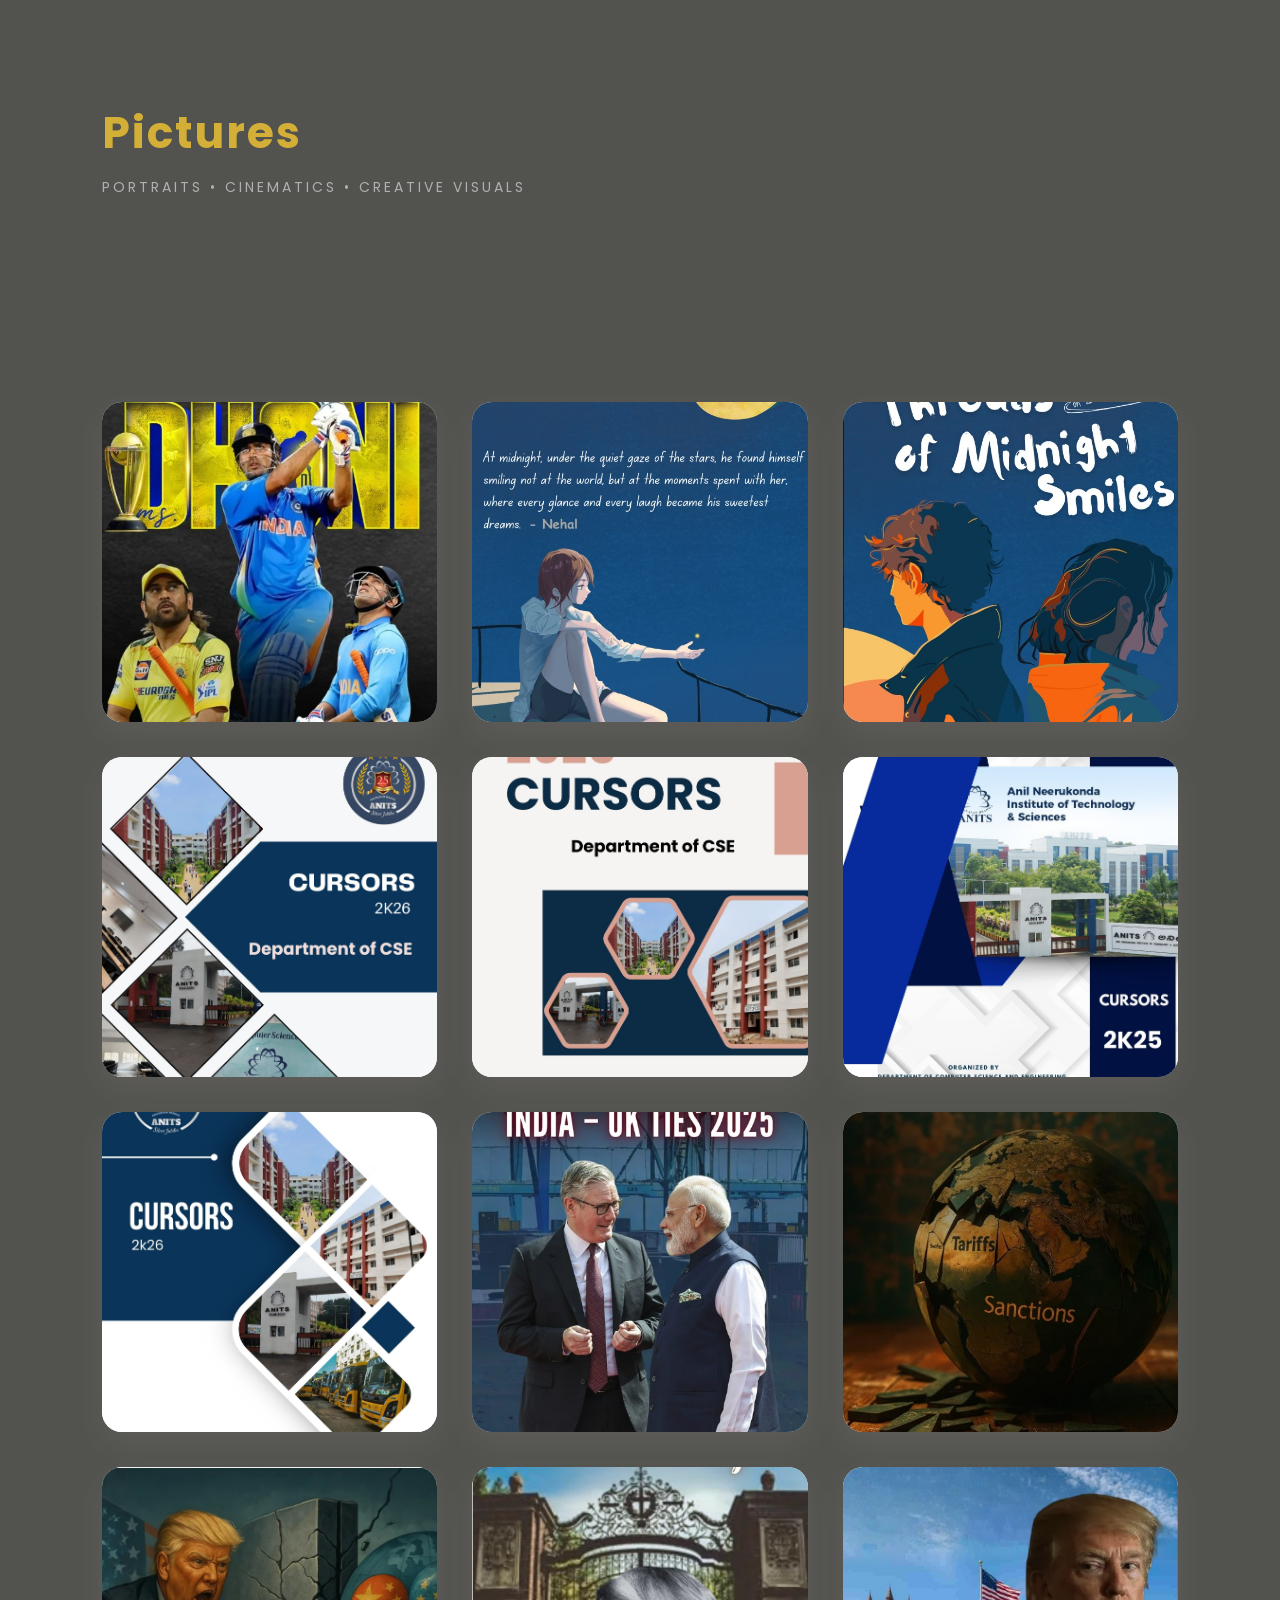
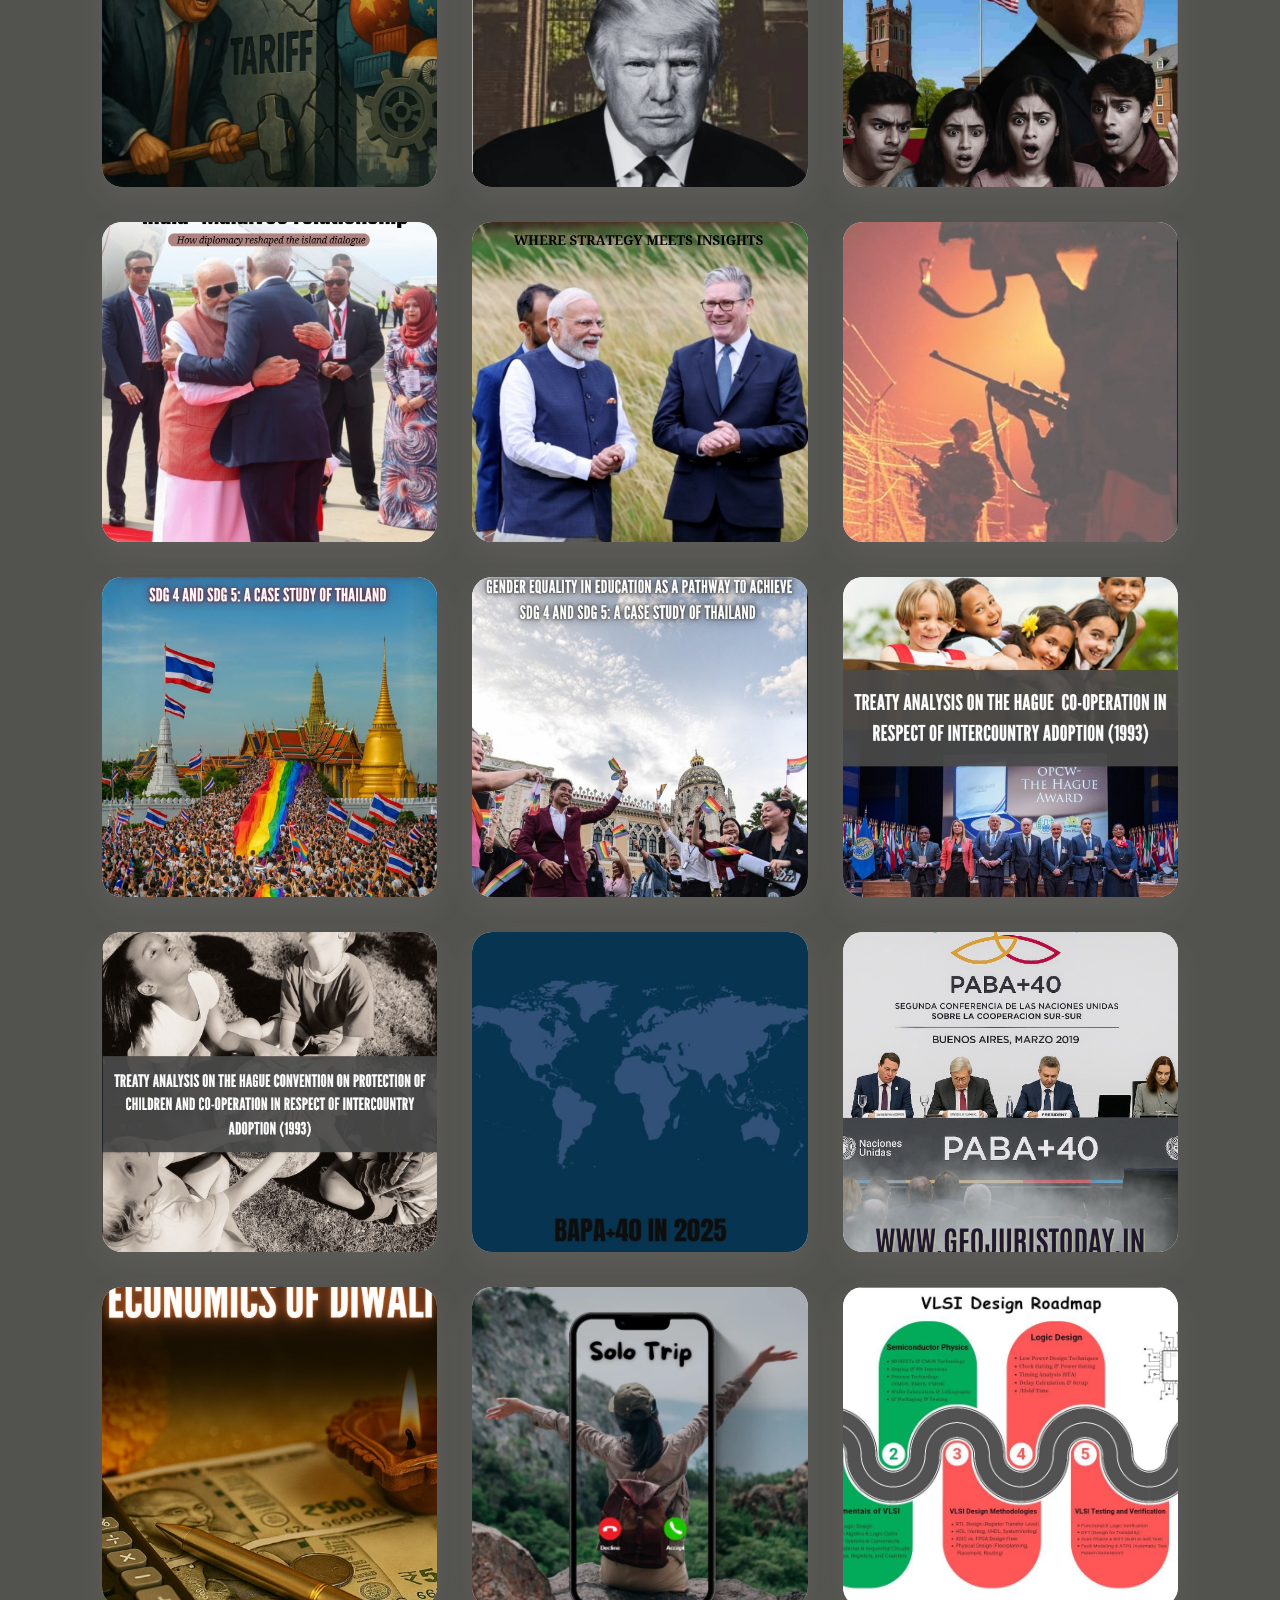
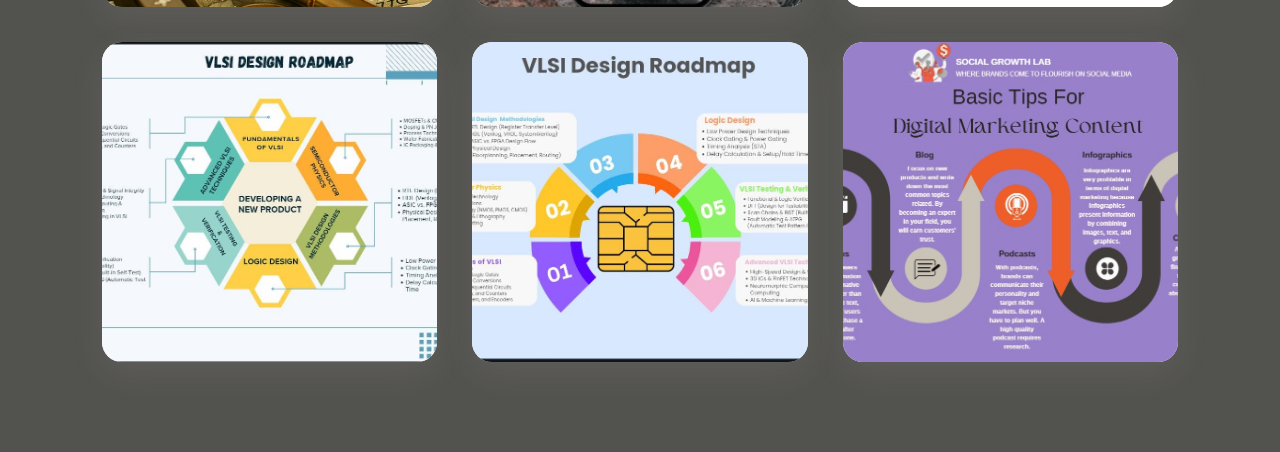
<file: project1/pictures.html>
<!DOCTYPE html>
<html lang="en">
<head>
  <meta charset="UTF-8">
  <title>Pictures | Nehal</title>
  <link rel="stylesheet" href="pictures.css">
  <link href="https://fonts.googleapis.com/css2?family=Poppins:wght@300;500;700&display=swap" rel="stylesheet">
</head>
<body>

<!-- HEADER -->
<section class="gallery-header">
  <div class="header-content">


    <div class="header-text">
      <h1>Pictures</h1>
      <p>Portraits • Cinematics • Creative Visuals</p>
    </div>

  </div>
</section>

<!-- GALLERY -->
<section class="gallery-container">
  <div class="gallery-grid">

    <div class="gallery-item"><img src="../assets/images/free4.jpg" alt=""></div>
    <div class="gallery-item"><img src="../assets/images/free28.jpg" alt=""></div>
    <div class="gallery-item"><img src="../assets/images/free29.jpg" alt=""></div>
    <div class="gallery-item"><img src="../assets/images/ieee24.jpg" alt=""></div>
    <div class="gallery-item"><img src="../assets/images/ieee25.jpg" alt=""></div>
    <div class="gallery-item"><img src="../assets/images/ieee26.jpg" alt=""></div>
    <div class="gallery-item"><img src="../assets/images/ieee27.jpg" alt=""></div>
    <div class="gallery-item"><img src="../assets/images/geo1.jpg"></div>
    <div class="gallery-item"><img src="../assets/images/geo6.jpg"></div>
    <div class="gallery-item"><img src="../assets/images/geo7.jpg"></div>
    <div class="gallery-item"><img src="../assets/images/geo8.jpg"></div>
    <div class="gallery-item"><img src="../assets/images/geo10.jpg"></div>
    <div class="gallery-item"><img src="../assets/images/geo12.jpg"></div>
    <div class="gallery-item"><img src="../assets/images/geo29.jpg"></div>
    <div class="gallery-item"><img src="../assets/images/geo30.jpg"></div>
    <div class="gallery-item"><img src="../assets/images/geo31.jpg"></div>
    <div class="gallery-item"><img src="../assets/images/geo32.jpg"></div>
    <div class="gallery-item"><img src="../assets/images/geo33.jpg"></div>
    <div class="gallery-item"><img src="../assets/images/geo34.jpg"></div>
    <div class="gallery-item"><img src="../assets/images/geo58.jpg"></div>
    <div class="gallery-item"><img src="../assets/images/geo65.jpg"></div>
    <div class="gallery-item"><img src="../assets/images/geo66.jpg"></div>
    <div class="gallery-item"><img src="../assets/images/free5.jpg" alt=""></div>
    <div class="gallery-item"><img src="../assets/images/free7.jpg" alt=""></div>
    <div class="gallery-item"><img src="../assets/images/free8.jpg" alt=""></div>
    <div class="gallery-item"><img src="../assets/images/free9.jpg" alt=""></div>
    <div class="gallery-item"><img src="../assets/images/free86.jpeg" alt=""></div>

    

  </div>
</section>


<!-- LIGHTBOX -->
<div class="lightbox" id="lightbox">
  <span class="close">&times;</span>
  <div id="lightbox-content"></div>
</div>

<script src="pictures.js"></script>

</body>
</html>
</file>
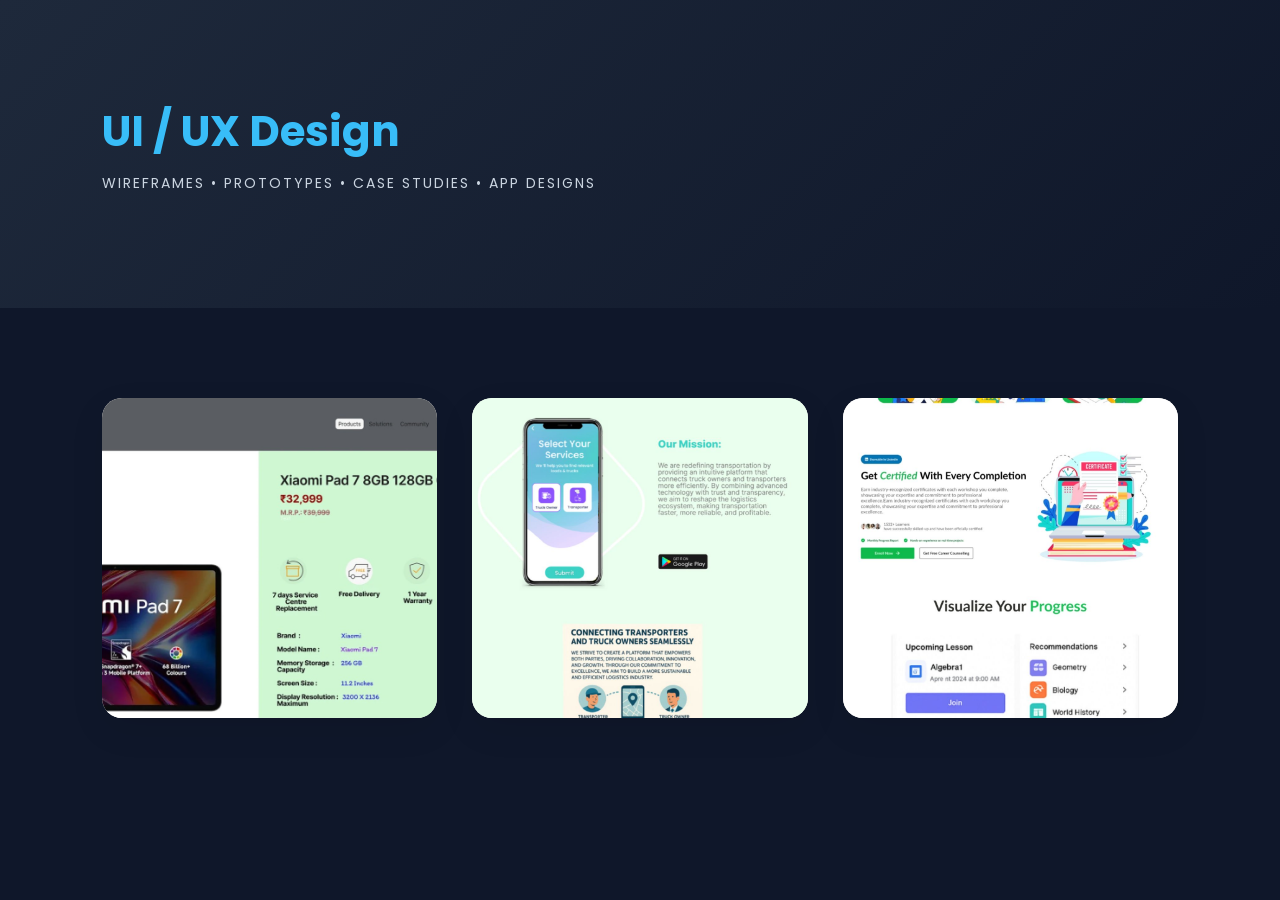
<file: project1/uiux.html>
<!DOCTYPE html>
<html lang="en">
<head>
  <meta charset="UTF-8">
  <title>UI/UX | Nehal</title>
  <link rel="stylesheet" href="uiux.css">
  <link href="https://fonts.googleapis.com/css2?family=Poppins:wght@300;500;700&display=swap" rel="stylesheet">
</head>
<body>

<!-- HEADER -->
<section class="gallery-header">
  <div class="header-content">

    <div class="header-text">
      <h1>UI / UX Design</h1>
      <p>Wireframes • Prototypes • Case Studies • App Designs</p>
    </div>

  </div>
</section>

<!-- GALLERY -->
<section class="gallery-container">
  <div class="gallery-grid">

    <div class="gallery-item"><img src="../assets/images/free24.jpg" alt=""></div>
    <div class="gallery-item"><img src="../assets/images/free25.jpg" alt=""></div>
    <div class="gallery-item"><img src="../assets/images/free26.jpg" alt=""></div>
    
  </div>
</section>


<!-- LIGHTBOX -->
<div class="lightbox" id="lightbox">
  <span class="close">&times;</span>
  <div id="lightbox-content"></div>
</div>

<script src="uiux.js"></script>

</body>
</html>
</file>
<file: style.css>
* {
  margin: 0;
  padding: 0;
  box-sizing: border-box;
  font-family: 'Poppins', sans-serif;
}

body {
  background: #f4f4f4;
  color: #222;
}

/* ===== PREMIUM GLASS NAVBAR ===== */
.glass-nav {
  position: fixed;
  top: 18px;
  left: 50%;
  transform: translateX(-50%);
  width: 92%;
  max-width: 1200px;

  display: flex;
  align-items: center;
  justify-content: space-between;

  padding: 14px 28px;

  background: rgba(255, 255, 255, 0.45); /* was ~0.55 */
  backdrop-filter: blur(14px);
  -webkit-backdrop-filter: blur(14px);

  border-radius: 18px;
  box-shadow: 0 10px 40px rgba(0,0,0,0.15);
  z-index: 1000;
}

/* LOGO */
.nav-left {
  font-size: 22px;
  font-weight: 600;
  color: #111;
}

/* LINKS */
.nav-links {
  display: flex;
  gap: 26px;
  list-style: none;
}

.nav-links a {
  position: relative;
  text-decoration: none;
  font-size: 14px;
  font-weight: 500;
  color: #222;
  padding: 6px 10px;
  border-radius: 10px;
  transition: all 0.25s ease;
}



/* HOVER */
.nav-links a:hover {
  background: rgba(0,0,0,0.08);
}

/* ACTIVE (like first image) */
.nav-links a.active {
  background: #111;
  color: #fff;
}


@media (max-width: 768px) {
  .nav-links {
    display: none; /* later we can add hamburger */
  }

  .glass-nav {
    justify-content: center;
  }
}


/* HOME */
.home {
  height: 100vh;
  background: linear-gradient(#a9c9d6, #dfeff5);
  display: flex;
  flex-direction: column;
  justify-content: center;
  align-items: center;
}

.home h1 {
  font-style: Impact;
  font-size: 80px;
  color: #b52a2a;
}
/* Introduction */
.intro-image {
  height: 100vh;
  background: url("assets/images/introduction.png") center/cover no-repeat;
}

@media (max-width: 768px) {
  .intro-image {
    height: 70vh;
    background-position: center top;
  }
}

/* Table of Contents */

.content-image {
  height: 100vh;
  background: url("assets/images/table-of-contents.png") center/cover no-repeat;
}

@media (max-width: 768px) {
  .content-image {
    height: 70vh;
    background-position: center top;
  }
}

.toc-section {
  position: relative;
  height: 100vh;
  background: url("assets/images/table-of-contents.png") center/cover no-repeat;
}

/* BUTTON CONTAINER */
.toc-buttons {
  position: absolute;
  top: 45%;
  left: 35%;
  transform: translateY(-50%);
  display: flex;
  flex-direction: column;
  gap: 22px;
}

/* PILL BUTTON STYLE */
.toc-btn {
  width: 420px;
  padding: 14px 0;
  text-align: center;
  border: 2px solid rgba(255,255,255,0.85);
  border-radius: 40px;
  color: #ffffff;
  text-decoration: none;
  font-size: 16px;
  letter-spacing: 1px;
  backdrop-filter: blur(6px);
  background: rgba(255,255,255,0.05);
  transition: all 0.35s ease;
}

/* HOVER EFFECT (important ✨) */
.toc-btn:hover {
  background: rgba(255,255,255,0.9);
  color: #b91c1c;
  transform: translateX(8px);
}

html {
  scroll-behavior: smooth;
}

@media (max-width: 768px) {
  .toc-buttons {
    left: 50%;
    top: 55%;
    transform: translate(-50%, -50%);
  }

  .toc-btn {
    width: 280px;
    font-size: 14px;
  }
}



/* Education */
.education-image {
  height: 100vh;
  background: url("assets/images/Education.png") center/cover no-repeat;
}

@media (max-width: 768px) {
  .education-image {
    height: 70vh;
    background-position: center top;
  }
}


.btn {
  margin-top: 20px;
  padding: 10px 25px;
  background: #b52a2a;
  color: #fff;
  text-decoration: none;
  border-radius: 25px;
}

/* SECTIONS */
.section {
  padding: 100px 80px;
}

.section h2 {
  font-size: 40px;
  margin-bottom: 20px;
}

/* ============================= */
/* EXPERIENCE SECTION */
/* ============================= */

.experience-image {
  position: relative;
  height: 100vh;
  background: url("assets/images/Experience.png") center/cover no-repeat;
  overflow: hidden;
}

/* ============================= */
/* EXPERIENCE CIRCLE (HEADER STYLE) */
/* ============================= */

.experience-content {
  position: absolute;
  width: 150px;
  height: 150px;

  background: #ffffff;
  border-radius: 50%;

  display: flex;
  align-items: center;
  justify-content: center;

  border: 5px solid #C2A878;
  box-shadow: 0 15px 40px rgba(0,0,0,0.25);

  overflow: hidden;
  flex-shrink: 0;

  transition: 0.3s ease;
  z-index: 2;
}

/* IMAGE FIX */

/* PERFECT LOGO FIT INSIDE CIRCLE */
/* PERFECT CENTER FIX */
.experience-content img {
  width: 148%;
  height: auto;
  object-fit: contain;

  position: relative;
  top: -15px;   /* 🔥 move UP */
}

.ieee img {
  top: -84px;
}

.engiversee img {
  top: -84px;
}

.geojuris img {
  top: -84px;
}

.creative img {
  top: -84px;
}

.brand img {
  top: -84px;
}
/* ============================= */
/* HOVER EFFECT */
/* ============================= */

.experience-content:hover {
  transform: scale(1.08);
  box-shadow: 0 20px 60px rgba(0,0,0,0.35);
}

/* ============================= */
/* POSITIONS (MATCH YOUR DESIGN) */
/* ============================= */

/* LEFT TOP */
.ieee {
  top: 25%;
  left: 10%;
  width: 240px;
  height: 240px;
}

/* LEFT BOTTOM */
.engiversee {
  top: 63%;
  left: 11%;
   width: 240px;
  height: 240px;
}

/* CENTER BIG */
.creative {
  top: 43%;
  left: 34%;
  
  width: 240px;
  height: 240px;
}

/* RIGHT TOP */
.geojuris {
  top: 25%;
  right: 17%;
   width: 240px;
  height: 240px;
}

/* RIGHT BOTTOM */
.brand {
  top: 64%;
  right: 17%;
   width: 240px;
  height: 240px;
}

/* ============================= */
/* RESPONSIVE */
/* ============================= */

@media (max-width: 768px) {

  .experience-content {
    width: 100px;
    height: 100px;
  }

  .brand {
    width: 120px;
    height: 120px;
  }

  .ieee {
    top: 30%;
    left: 10%;
  }

  .engiversee {
    top: 60%;
    left: 10%;
  }

  .geojuris {
    top: 30%;
    right: 10%;
  }

  .creative {
    top: 60%;
    right: 10%;
  }
}
/* PROJECT SECTION BACKGROUND */
.project-image {
  position: relative;
  height: 100vh;
  background: url('assets/images/project.png') no-repeat center center;
  background-size: cover;
}

/* Common Card Style */
.project-card {
  position: absolute;
  cursor: pointer;
  transition: 0.4s ease;
}

.project-card img {
  border-radius: 0;
  box-shadow: 0 20px 50px rgba(0,0,0,0.25);
}

/* EXACT MATCH TO SECOND IMAGE */

/* Posters - bigger */
.posters img {
  width: 300px;
}

/* Videos - medium */
.videos img {
  width: 260px;
}

/* Logos - slightly taller */
.logos img {
  width: 180px;
}

.motion img {
  width: 180px;
}


/* Posters (left) */
.posters {
  top: 30%;
  left: 12%;
}

/* Videos (center) */
.videos {
  top: 24%;
  left: 40%;
}

/* Logos (right & slightly higher) */
.logos {
  top: 22%;
  right:22%;
}

.motion {
  top: 12%;
  right: 4%;   /* push to extreme right */
}

/* Hover */
.project-card:hover {
  transform: translateY(-10px) scale(1.05);
}


/* ============================= */
/* PROJECT 1 TEMPLATE */
/* ============================= */

.project1-template {
  position: relative;
  height: 100vh;
  background: url('assets/images/project1.png') no-repeat center center;
  background-size: cover;
}

/* Common Card Style */
.project1-card {
  position: absolute;
  cursor: pointer;
  transition: 0.4s ease;
}

.project1-card img {
  width: 260px;
  border-radius: 0;
  box-shadow: 0 25px 60px rgba(0,0,0,0.25);
  transition: 0.4s ease;
}

/* Hover */
.project1-card:hover {
  transform: translateY(-12px) scale(1.05);
}

/* POSITIONING EXACT LIKE IMAGE */

.pictures img {
  width: 300px;
}

/* Videos - medium */
.uiux img {
  width: 260px;
}

/* Logos - slightly taller */
.articles img {
  width: 180px;
}

/* Articles (left - small & higher) */
.articles {
  top:8%;
  left: 24%;
}

/* UI/UX (center) */
.uiux {
  top: 18%;
  left: 42%;
}

/* Pictures (right - bigger look) */
.pictures {
  top: 40%;
  right: 14%;
}

.pictures img {
  width: 320px; /* slightly bigger like screenshot */
}


/* SKILLS */
.skills-image{
  height: 100vh;
  background: url("assets/images/skills.png") center/cover no-repeat;
}

@media (max-width: 768px) {
  .skills-image {
    height: 70vh;
    background-position: center top;
  }
}

/* HOBBIES */
.hobbies-image{
  height: 100vh;
  background: url("assets/images/hobbies.png") center/cover no-repeat;
}

@media (max-width: 768px) {
  .hobbies-image {
    height: 70vh;
    background-position: center top;
  }
}

#contact {
  scroll-margin-top: 120px;
}

section {
  scroll-margin-top: 120px;
}


.hero-cta {
  box-shadow:
    0 8px 22px rgba(185, 28, 28, 0.4),
    inset 0 -1px 0 rgba(255,255,255,0.25);
}

.hero::before {
  content: "";
  position: absolute;
  inset: 0;
  background: rgba(0,0,0,0.08);
}


.hero {
  height: 100vh;
  background: url("assets/images/hero.png") center/cover no-repeat;
  position: relative;
  display: flex;
  justify-content: center;
  align-items: center;
}

.hero {
  padding-top: 160px;
}

.toc-buttons {
  margin-top: 120px;
}

/* Optional dark overlay for readability */
.hero::before {
  content: "";
  position: absolute;
  inset: 0;
  background: rgba(0, 0, 0, 0.15);
}

.hero-content {
  position: relative;
  z-index: 1;
  margin-top: 200px; /* move button down like Canva */
}

.hero-btn-modern {
  position: relative;
  display: inline-block;

  padding: 16px 46px;
  font-size: 16px;
  font-weight: 500;
  letter-spacing: 0.6px;

  color: #fff;
  text-decoration: none;
  border-radius: 999px;

  background: linear-gradient(135deg, #d62828, #b91c1c);

  box-shadow:
    0 0 20px rgba(214, 40, 40, 0.5),
    0 0 40px rgba(214, 40, 40, 0.25);

  transition: all 0.35s ease;
  overflow: hidden;
}

.hero-btn-modern:hover {
  transform: translateY(-3px);
  box-shadow:
    0 0 25px rgba(214, 40, 40, 0.7),
    0 0 60px rgba(214, 40, 40, 0.45);
}

@media (max-width: 768px) {
  .hero-btn-modern {
    padding: 14px 38px;
    font-size: 15px;
  }
}

section, footer {
  scroll-margin-top: 120px;
  min-height: 100vh;
}


.footer {
  background: radial-gradient(circle at top, #111827, #020617);
  color: #fff;
  padding: 70px 90px 30px;
}

.footer-content {
  display: grid;
  grid-template-columns: repeat(auto-fit, minmax(260px, 1fr));
  gap: 60px;
  align-items: center;
}

/* LEFT */
.footer-left h2 {
  font-size: 34px;
  letter-spacing: 1px;
}

.footer-left .role {
  margin-top: 6px;
  color: #9ca3af;
}

/* CENTER */
.footer-center h3 {
  margin-bottom: 20px;
  font-size: 22px;
}

.contact-item {
  display: flex;
  align-items: center;
  gap: 14px;
  margin-bottom: 14px;
  font-size: 15px;
}

.contact-item a {
  color: #e5e7eb;
  text-decoration: none;
}

.contact-item a:hover {
  color: #f87171;
}

/* Icons */
.icon {
  font-size: 18px;
}

/* RIGHT */
.footer-btn {
  background: linear-gradient(135deg, #ef4444, #b91c1c);
  padding: 14px 34px;
  border-radius: 999px;
  font-weight: 500;
  transition: all 0.3s ease;
}

.footer-btn:hover {
  transform: translateY(-3px);
  box-shadow: 0 15px 30px rgba(239,68,68,0.35);
}

/* BOTTOM */
.footer-bottom {
  margin-top: 60px;
  border-top: 1px solid rgba(255,255,255,0.08);
  padding-top: 20px;
  text-align: center;
  font-size: 14px;
  color: #94a3b8;
}

/* MOBILE */
@media (max-width: 768px) {
  .footer {
    padding: 60px 30px 25px;
  }

  .footer-right {
    text-align: left;
  }
}

.premium-footer {
  background: radial-gradient(circle at top, #0f172a, #020617);
  color: #e5e7eb;
  padding: 80px 8% 30px;
}

/* TOP GRID */
.footer-top {
  display: grid;
  grid-template-columns: 1.5fr 1fr 1fr 1fr;
  gap: 50px;
  align-items: start;
}

/* BRAND */
.footer-brand h2 {
  font-size: 32px;
  margin-bottom: 6px;
}

.footer-brand p {
  opacity: 0.7;
  margin-bottom: 18px;
}


/* CONTACT */
.contact-image {
  position: relative;   /* THIS LINE IS CRITICAL */
  height: 100vh;
  background: url("assets/images/contact.png") center/cover no-repeat;
}


/* SOCIAL */
.social-icons a {
  display: inline-flex;
  margin-right: 12px;
  font-size: 18px;
  text-decoration: none;
  opacity: 0.8;
  transition: 0.3s;
}

.social-icons a:hover {
  opacity: 1;
  transform: translateY(-2px);
}

/* COLUMNS */
.footer-column h4 {
  margin-bottom: 14px;
  font-size: 16px;
}

.footer-column a,
.footer-column p {
  display: block;
  font-size: 14px;
  margin-bottom: 10px;
  color: #cbd5f5;
  text-decoration: none;
  opacity: 0.85;
}

.footer-column a:hover {
  opacity: 1;
}

/* RESUME LINKS */
.footer-link {
  margin-bottom: 10px;
}

/* CTA BUTTON */
.footer-cta {
  display: inline-block;
  margin-top: 14px;
  padding: 10px 22px;
  border-radius: 999px;
  background: linear-gradient(135deg, #dc2626, #b91c1c);
  color: white;
  font-size: 14px;
  text-decoration: none;
  box-shadow: 0 8px 24px rgba(220,38,38,0.4);
  transition: 0.3s;
}

.footer-cta:hover {
  transform: translateY(-2px);
}

/* BOTTOM */
.footer-bottom {
  margin-top: 60px;
  padding-top: 20px;
  border-top: 1px solid rgba(255,255,255,0.08);
  text-align: center;
  font-size: 13px;
  opacity: 0.6;
}

@media (max-width: 900px) {
  .footer-top {
    grid-template-columns: 1fr;
    gap: 40px;
  }
}

/* ===== RIGHT CONTACT OVERLAY ===== */
.contact-overlay-right {
  position: absolute;
  right: 14%;              /* ⬅️ moved left from 8% → 14% */
  top: 50%;
  transform: translateY(-50%);
  z-index: 3;
  color: #fff;
}

/* Heading */
.contact-overlay-right h3 {
  color: #ef4444;
  font-size: 28px;         /* 🔍 increased */
  font-weight: 600;
  margin-bottom: 30px;
}

/* Contact rows */
.contact-line {
  display: flex;
  align-items: center;
  gap: 18px;               /* more breathing space */
  margin-bottom: 22px;
  font-size: 18px;         /* 🔍 increased */
  font-weight: 500;
}

.contact-line a {
  color: #ffffff;
  text-decoration: none;
  font-size: 17px;
  transition: 0.3s;
}

.contact-line a:hover {
  color: #f87171;
  text-decoration: underline;
}


/* Red icon circle */
.contact-line .icon.red {
  width: 33px;             /* 🔍 bigger icon */
  height: 33px;
  border-radius: 50%;
  background: #d40a10;
  display: flex;
  align-items: center;
  justify-content: center;
  font-size: 18px;
  box-shadow: 0 0 18px #d40a10; /* subtle glow */
}

/* MOBILE FIX */
@media (max-width: 900px) {
  .contact-overlay-right {
    position: relative;
    right: auto;
    top: auto;
    transform: none;
    margin-top: 60px;
  }
}

.experience-content {
  padding-top: 180px; /* below EXPERIENCE heading */
  margin-left: 120px;
  display: flex;
  flex-direction: column;
  gap: 40px;

}

/* EACH ROW */
.exp-row {
  display: flex;
  align-items: flex-start;
  gap: 30px;
}

/* LEFT LOGO SPACE */
.exp-logo {
  width: 90px;
  height: 90px;
  background: none;        /* remove white bubble */
  border-radius: 0;        /* remove circle */
  flex-shrink: 0;
}

/* RIGHT CONTENT */
.exp-text {
  max-width: 760px;
}

/* TAG */
.exp-tag {
  display: inline-block;
  padding: 8px 18px;
  border: 2px solid #fff;
  border-radius: 30px;
  font-size: 13px;
  font-weight: 600;
  background: rgba(255,255,255,0.35);
  margin-bottom: 12px;
}

/* TEXT */
.exp-text p {
  font-size: 15px;
  line-height: 1.7;
  color: #1f2937;
}

/* MOBILE */
@media (max-width: 768px) {
  .experience-content {
    margin-left: 0;
    padding: 180px 20px;
  }

  .exp-row {
    flex-direction: column;
  }
}
</file>
<file: experience/geojuristoday.css>
/* ============================= */
/* GLOBAL */
/* ============================= */

body {
  margin: 0;
  font-family: 'Inter', sans-serif;
  background: #F6F3EE;
  color: #222;
}

/* ============================= */
/* HEADER */
/* ============================= */

.gallery-header {
  background: linear-gradient(135deg, #060606 60%, #fca902 40%);
  padding: 100px 8%;
}

.header-content {
  display: flex;
  align-items: center;
  gap: 40px;
}
.header-desc {
  color: #ffffff;        /* light color for dark bg */
  
}

.header-logo {
  width: 150px;
  height: 150px;
  background: #ffffff;
  border-radius: 50%;
  display: flex;
  align-items: center;
  justify-content: center;
  border: 5px solid #696ca6;
  box-shadow: 0 15px 40px rgba(0,0,0,0.25);
  overflow: hidden;
  flex-shrink: 0;
}

.header-logo img {
  width: 100%;
  transform: scale(1.7) translateX(1px);
  object-fit: contain;
}

.header-text h1 {
  font-family: 'Playfair Display', serif;
  font-size: 36px;
  font-weight: 700;
  margin: 0;
  color: #4b7648;
}

.header-text p {
  margin-top: 12px;
  font-size: 14px;
  letter-spacing: 2px;
  text-transform: uppercase;
  color: #ffffff;
}

/* ============================= */
/* GALLERY */
/* ============================= */

.gallery-container {
  padding: 100px 8%;
  background: #F6F3EE;
}

.gallery-grid {
  display: grid;
  grid-template-columns: repeat(auto-fill, minmax(260px, 1fr));
  gap: 35px;
}

.gallery-item {
  background: #ffffff;
  border-radius: 18px;
  overflow: hidden;
  cursor: pointer;
  transition: 0.4s ease;
  box-shadow: 0 20px 50px rgba(0,0,0,0.05);
}

.gallery-item img {
  width: 100%;
  height: 300px;
  object-fit: cover;
  transition: 0.5s ease;
}

.gallery-item:hover {
  transform: translateY(-10px);
  box-shadow: 0 35px 70px rgba(0,0,0,0.12);
}

.gallery-item:hover img {
  transform: scale(1.08);
}

/* ============================= */
/* LIGHTBOX */
/* ============================= */

.lightbox {
  position: fixed;
  inset: 0;
  background: rgba(70, 69, 69, 0.85); /* soft green overlay */
  display: none;

  align-items: center;
  justify-content: center;

  z-index: 9999;

  backdrop-filter: blur(8px);
  -webkit-backdrop-filter: blur(8px);
}

#lightbox-content {
  display: flex;
  align-items: center;
  justify-content: center;
  width: 100%;
}

.close {
  position: absolute;
  top: 30px;
  right: 40px;
  font-size: 40px;
  color: #F4A300;
  cursor: pointer;
}
</file>
<file: experience/premium-gallery.css>
/* ============================= */
/* GLOBAL */
/* ============================= */

body {
  margin: 0;
  font-family: 'Poppins', sans-serif;
  background: #0F0F0F;
  color: #EAEAEA;
}

/* ============================= */
/* HEADER SECTION */
/* ============================= */

.gallery-header {
  padding: 90px 8%;
  background: linear-gradient(135deg, #023a5a, #023a5a);
  border-bottom: 1px solid #1F2937;
}

.header-content {
  display: flex;
  align-items: center;
  gap: 35px;
}

/* ROUND LOGO */
.header-logo {
  width: 140px;
  height: 140px;
  background: #ffffff;
  border-radius: 50%;
  display: flex;
  align-items: center;
  justify-content: center;
  border: 5px solid #FF4D1A;
  box-shadow: 0 0 40px rgba(255, 77, 26, 0.35);
  overflow: hidden;
  flex-shrink: 0;
}

/* LOGO IMAGE */
.header-logo img {
  width: 148%;
  transform: scale(1.1) translateX(-27px);
  object-fit: contain;
}

/* TITLE */

.header-text h1 {
  color: #F4D35E;
}

.header-text p {
  color: #D1D5DB;
}
.header-desc {
  color: #fae2c7;        /* light color for dark bg */
  
}

/* ============================= */
/* GALLERY SECTION */
/* ============================= */

.gallery-container {
  padding: 100px 8%;
  background: #0F0F0F;
}

/* GRID */
.gallery-grid {
  display: grid;
  grid-template-columns: repeat(auto-fill, minmax(260px, 1fr));
  gap: 30px;
}

/* CARD STYLE */
.gallery-item {
  overflow: hidden;
  border-radius: 10px;
  position: relative;
  cursor: pointer;
  background: #1A1A1A;
  transition: 0.4s ease;
  border: 1px solid #222;
}

.gallery-item img {
  width: 100%;
  height: 280px;
  object-fit: cover;
  transition: 0.6s ease;
}

/* HOVER EFFECT */
.gallery-item:hover img {
  transform: scale(1.1);
}

.gallery-item:hover {
  transform: translateY(-6px);
  box-shadow: 0 25px 50px rgba(255, 77, 26, 0.2);
}

/* ============================= */
/* LIGHTBOX */
/* ============================= */

.lightbox {
  position: fixed;
  top: 0;
  left: 0;
  width: 100%;
  height: 100%;
  background: rgba(10,10,10,0.95);
  display: none;
  align-items: center;
  justify-content: center;
  z-index: 999;
}

.lightbox img {
  max-width: 85%;
  max-height: 85%;
  border-radius: 12px;
  animation: zoom 0.3s ease;
  box-shadow: 0 40px 80px rgba(0,0,0,0.7);
}

@keyframes zoom {
  from { transform: scale(0.7); }
  to { transform: scale(1); }
}

.close {
  position: absolute;
  top: 30px;
  right: 40px;
  font-size: 40px;
  color: #FF4D1A;
  cursor: pointer;
}
</file>
<file: experience/Ottobon.css>
/* =========================
   ENGIVERSEE PREMIUM GREEN
========================= */

body {
  margin: 0;
  font-family: 'Poppins', sans-serif;
  background: #f0ddb0;
  color: #1F3D2B;
}

/* =========================
   HEADER
========================= */

.gallery-header {
  background: linear-gradient(135deg, #3d3c1f, #2E5E3E);
  padding: 100px 8%;
}

.header-content {
  display: flex;
  align-items: center;
  gap: 40px;
}

/* ROUND LOGO */

.header-logo {
  width: 150px;
  height: 150px;
  background: #ffffff;
  border-radius: 50%;
  display: flex;
  align-items: center;
  justify-content: center;
  border: 5px solid #C2A878;
  box-shadow: 0 15px 40px rgba(0,0,0,0.25);
  overflow: hidden;
  flex-shrink: 0;
}
.header-desc {
  color: #f0fac7;        /* light color for dark bg */
  
}
.header-logo img {
  width: 164%;
  transform: scale(1.1) translateX(-44px);
  object-fit: contain;
}

/* TITLE */

.header-text h1 {
  margin: 0;
  font-size: 40px;
  font-family: 'Playfair Display', serif;
  font-weight: 700;
  color: #F8F5EE;
  letter-spacing: 1px;
}

.header-text p {
  margin-top: 12px;
  font-size: 14px;
  color: #EDE6D6;
  letter-spacing: 2px;
  text-transform: uppercase;
}

.p {
 color: #EDE6D6; 
}

/* =========================
   GALLERY SECTION
========================= */

.gallery-container {
  padding: 90px 8%;
}

/* GRID */

.gallery-grid {
  display: grid;
  grid-template-columns: repeat(auto-fill, minmax(280px, 1fr));
  gap: 35px;
}

/* CARD STYLE */

.gallery-item {
  background: #F8F5EE;
  border-radius: 20px;
  overflow: hidden;
  position: relative;
  cursor: pointer;
  transition: all 0.4s ease;
  box-shadow: 0 12px 35px rgba(0,0,0,0.08);
}

/* IMAGE + VIDEO */

.gallery-item img,
.gallery-item video {
  width: 100%;
  height: 320px;
  object-fit: cover;
  transition: transform 0.6s ease;
  display: block;
}

/* PREMIUM HOVER EFFECT */

.gallery-item:hover {
  transform: translateY(-10px) scale(1.02);
  box-shadow: 0 30px 70px rgba(0,0,0,0.18);
}

.gallery-item:hover img,
.gallery-item:hover video {
  transform: scale(1.08);
}

/* =========================
   LIGHTBOX
========================= */

.lightbox {
  position: fixed;
  inset: 0;
  background: rgba(20, 60, 40, 0.85); /* soft green overlay */
  display: none;

  align-items: center;
  justify-content: center;

  z-index: 9999;

  backdrop-filter: blur(8px);
  -webkit-backdrop-filter: blur(8px);
}

#lightbox-content {
  display: flex;
  align-items: center;
  justify-content: center;
  width: 100%;
}



#lightbox-content video {
  display: block;
  margin: auto;              /* forces perfect center */
  max-width: 85vw;
  max-height: 85vh;
  border-radius: 14px;
}


/* IMAGE + VIDEO CENTER FIX */
#lightbox-content img,
#lightbox-content video {
  max-width: 85vw;
  max-height: 85vh;
  border-radius: 14px;
  box-shadow: 0 40px 80px rgba(0,0,0,0.7);
}


/* SMOOTH ZOOM */

@keyframes zoom {
  from { transform: scale(0.85); opacity: 0; }
  to { transform: scale(1); opacity: 1; }
}

/* CLOSE BUTTON */

.close {
  position: absolute;
  top: 25px;
  right: 35px;
  font-size: 35px;
  color: #ff5c33;
  cursor: pointer;
  z-index: 10000;
}


.close:hover {
  transform: scale(1.2);
  color: #ffffff;
}

.gallery-item video {
  width: 100%;
  height: 180px;
  object-fit: cover;
  display: block;
  border-radius: 10px;
  cursor: pointer;
}
</file>
<file: project/Carousel.css>
/* ============================= */
/* GLOBAL */
/* ============================= */

body {
  margin: 0;
  font-family: 'Poppins', sans-serif;
  background: #C69C6D;
  color: #2A2A2A;
}


/* ============================= */
/* HEADER */
/* ============================= */

.gallery-header {
  background: linear-gradient(135deg, #748b2e);
  padding: 100px 8%;
}

.header-content {
  display: flex;
  align-items: center;
  gap: 40px;
}

/* TITLE */

.header-text h1 {
  font-family: 'Playfair Display', serif;
  font-size: 38px;
  margin: 0;
  color: #FFF8ED;
}

.header-text p {
  margin-top: 12px;
  font-size: 14px;
  letter-spacing: 2px;
  text-transform: uppercase;
  color: #F3DCC2;
}


/* ============================= */
/* GALLERY */
/* ============================= */


.gallery-container {
  padding: 90px 8%;
}

/* GRID */

.gallery-grid {
  display: grid;
  grid-template-columns: repeat(auto-fill, minmax(280px, 1fr));
  gap: 35px;
}

/* CARD STYLE */

.gallery-item {
  background: #F8F5EE;
  border-radius: 20px;
  overflow: hidden;
  position: relative;
  cursor: pointer;
  transition: all 0.4s ease;
  box-shadow: 0 12px 35px rgba(0,0,0,0.08);
}

/* IMAGE + VIDEO */

.gallery-item img,
.gallery-item video {
  width: 100%;
  height: 320px;
  object-fit: cover;
  transition: transform 0.6s ease;
  display: block;
}

/* PREMIUM HOVER EFFECT */

.gallery-item:hover {
  transform: translateY(-10px) scale(1.02);
  box-shadow: 0 30px 70px rgba(0,0,0,0.18);
}

.gallery-item:hover img,
.gallery-item:hover video {
  transform: scale(1.08);
}

/* =========================
   LIGHTBOX
========================= */

.lightbox {
  position: fixed;
  inset: 0;
  background: rgba(20, 60, 40, 0.85); /* soft green overlay */
  display: none;

  align-items: center;
  justify-content: center;

  z-index: 9999;

  backdrop-filter: blur(8px);
  -webkit-backdrop-filter: blur(8px);
}

#lightbox-content {
  display: flex;
  align-items: center;
  justify-content: center;
  width: 100%;
}



#lightbox-content video {
  display: block;
  margin: auto;              /* forces perfect center */
  max-width: 85vw;
  max-height: 85vh;
  border-radius: 14px;
}


/* IMAGE + VIDEO CENTER FIX */
#lightbox-content img,
#lightbox-content video {
  max-width: 85vw;
  max-height: 85vh;
  border-radius: 14px;
  box-shadow: 0 40px 80px rgba(0,0,0,0.7);
}


/* SMOOTH ZOOM */

@keyframes zoom {
  from { transform: scale(0.85); opacity: 0; }
  to { transform: scale(1); opacity: 1; }
}

/* CLOSE BUTTON */

.close {
  position: absolute;
  top: 25px;
  right: 35px;
  font-size: 35px;
  color: #ff5c33;
  cursor: pointer;
  z-index: 10000;
}


.close:hover {
  transform: scale(1.2);
  color: #ffffff;
}
</file>
<file: project/logos.css>
/* ============================= */
/* GLOBAL */
/* ============================= */

body {
  margin: 0;
  font-family: 'Poppins', sans-serif;
  background: #F4F1EA;
  color: #1E2A38;
}


/* ============================= */
/* HEADER */
/* ============================= */

.gallery-header {
  background: linear-gradient(135deg, #1E2A38 60%, #C8A97E 40%);
  padding: 100px 8%;
}

.header-content {
  display: flex;
  align-items: center;
  gap: 40px;
}

/* TEXT */

.header-text h1 {
  font-family: 'Playfair Display', serif;
  font-size: 38px;
  margin: 0;
  color: #F4F1EA;
}

.header-text p {
  margin-top: 12px;
  font-size: 14px;
  letter-spacing: 2px;
  text-transform: uppercase;
  color: #E7D3B3;
}


/* ============================= */
/* GALLERY */
/* ============================= */

.gallery-container {
  padding: 90px 8%;
}

.gallery-grid {
  display: grid;
  grid-template-columns: repeat(auto-fill, minmax(280px, 1fr));
  gap: 45px;
}

/* CARD STYLE */

.gallery-item {
  background: #F8F5EE;
  border-radius: 20px;
  overflow: hidden;
  position: relative;
  cursor: pointer;
  transition: all 0.4s ease;
  box-shadow: 0 12px 35px rgba(0,0,0,0.08);
}

/* IMAGE + VIDEO */

.gallery-item img,
.gallery-item video {
  width: 100%;
  height: 320px;
  object-fit: cover;
  transition: transform 0.6s ease;
  display: block;
}

/* HOVER */

.gallery-item:hover {
  transform: translateY(-10px) scale(1.02);
  box-shadow: 0 30px 70px rgba(30,42,56,0.3);
}

.gallery-item:hover img,
.gallery-item:hover video {
  transform: scale(1.08);
}

/* ============================= */
/* LIGHTBOX */
/* ============================= */


.lightbox {
  position: fixed;
  inset: 0;
  background: rgba(0,0,0,0.95); /* soft green overlay */
  display: none;

  align-items: center;
  justify-content: center;

  z-index: 9999;

  backdrop-filter: blur(8px);
  -webkit-backdrop-filter: blur(8px);
}

#lightbox-content {
  display: flex;
  align-items: center;
  justify-content: center;
  width: 100%;
}



#lightbox-content video {
  display: block;
  margin: auto;              /* forces perfect center */
  max-width: 85vw;
  max-height: 85vh;
  border-radius: 14px;
}


/* IMAGE + VIDEO CENTER FIX */
#lightbox-content img,
#lightbox-content video {
  max-width: 85vw;
  max-height: 85vh;
  border-radius: 14px;
  box-shadow: 0 40px 80px rgba(0,0,0,0.7);
}

/* SMOOTH ZOOM */

@keyframes zoom {
  from { transform: scale(0.85); opacity: 0; }
  to { transform: scale(1); opacity: 1; }
}


.close {
  position: absolute;
  top: 40px;
  right: 60px;
  font-size: 40px;
  color: #C8A97E;
  cursor: pointer;
}

.close:hover {
  transform: scale(1.2);
  color: #ffffff;
}
</file>
<file: project1/articles.css>
/* ============================= */
/* GLOBAL */
/* ============================= */

body {
  margin: 0;
  font-family: 'Poppins', sans-serif;
  background: #1a1a1a;
  color: #f5f5f5;
}

/* ============================= */
/* HEADER */
/* ============================= */

.gallery-header {
  background: linear-gradient(135deg, #b22222);
  padding: 100px 8%;
}

.header-content {
  display: flex;
  align-items: center;
  gap: 40px;
}

.header-logo {
  width: 150px;
  height: 150px;
  background: #ffffff;
  border-radius: 50%;
  display: flex;
  align-items: center;
  justify-content: center;
  border: 5px solid #b22222;
  box-shadow: 0 15px 40px rgba(0,0,0,0.25);
  overflow: hidden;
}

.header-logo img {
  width: 130%;
  object-fit: contain;
}

.header-text h1 {
  font-family: 'Playfair Display', serif;
  font-size: 40px;
  margin: 0;
  color: #ffffff;
}

.header-text p {
  margin-top: 12px;
  font-size: 14px;
  letter-spacing: 2px;
  text-transform: uppercase;
  color: #2b2b2b;
}

.gallery-container {
  padding: 90px 8%;
}

/* GRID */

.gallery-grid {
  display: grid;
  grid-template-columns: repeat(auto-fill, minmax(280px, 1fr));
  gap: 35px;
}

/* CARD STYLE */

.gallery-item {
  background: #F8F5EE;
  border-radius: 20px;
  overflow: hidden;
  position: relative;
  cursor: pointer;
  transition: all 0.4s ease;
  box-shadow: 0 12px 35px rgba(0,0,0,0.08);
}

/* IMAGE + VIDEO */

.gallery-item img,
.gallery-item video {
  width: 100%;
  height: 320px;
  object-fit: cover;
  transition: transform 0.6s ease;
  display: block;
}

/* PREMIUM HOVER EFFECT */

.gallery-item:hover {
  transform: translateY(-10px) scale(1.02);
  box-shadow: 0 30px 70px rgba(0,0,0,0.18);
}

.gallery-item:hover img,
.gallery-item:hover video {
  transform: scale(1.08);
}

/* =========================
   LIGHTBOX
========================= */

.lightbox {
  position: fixed;
  inset: 0;
  background: rgba(20, 60, 40, 0.85); /* soft green overlay */
  display: none;

  align-items: center;
  justify-content: center;

  z-index: 9999;

  backdrop-filter: blur(8px);
  -webkit-backdrop-filter: blur(8px);
}

#lightbox-content {
  display: flex;
  align-items: center;
  justify-content: center;
  width: 100%;
}



#lightbox-content video {
  display: block;
  margin: auto;              /* forces perfect center */
  max-width: 85vw;
  max-height: 85vh;
  border-radius: 14px;
}


/* IMAGE + VIDEO CENTER FIX */
#lightbox-content img,
#lightbox-content video {
  max-width: 85vw;
  max-height: 85vh;
  border-radius: 14px;
  box-shadow: 0 40px 80px rgba(0,0,0,0.7);
}


/* SMOOTH ZOOM */

@keyframes zoom {
  from { transform: scale(0.85); opacity: 0; }
  to { transform: scale(1); opacity: 1; }
}

/* CLOSE BUTTON */

.close {
  position: absolute;
  top: 25px;
  right: 35px;
  font-size: 35px;
  color: #ff5c33;
  cursor: pointer;
  z-index: 10000;
}


.close:hover {
  transform: scale(1.2);
  color: #ffffff;
}
</file>
<file: project1/pictures.css>
/* ============================= */
/* GLOBAL */
/* ============================= */

body {
  margin: 0;
  font-family: 'Poppins', sans-serif;
  background: #52524f;
  color: #FFFFFF;
}

/* ============================= */
/* HEADER */
/* ============================= */

.gallery-header {
  background: linear-gradient(135deg, #141414);
  padding: 100px 8%;
}

.header-content {
  display: flex;
  align-items: center;
  gap: 40px;
}

.header-logo {
  width: 140px;
  height: 140px;
  background: #141414;
  border-radius: 20px;
  display: flex;
  align-items: center;
  justify-content: center;
  border: 2px solid #D4AF37;
  box-shadow: 0 15px 40px rgba(246, 244, 244, 0.5);
  overflow: hidden;
}

.header-logo img {
  width: 120%;
  object-fit: contain;
}

.header-text h1 {
  font-size: 44px;
  margin: 0;
  color: #D4AF37;
  letter-spacing: 2px;
}

.header-text p {
  margin-top: 12px;
  font-size: 14px;
  letter-spacing: 3px;
  text-transform: uppercase;
  color: #B0B0B0;
}

/* ============================= */
/* GALLERY */
/* ============================= */


.gallery-container {
  padding: 90px 8%;
}

/* GRID */

.gallery-grid {
  display: grid;
  grid-template-columns: repeat(auto-fill, minmax(280px, 1fr));
  gap: 35px;
}

/* CARD STYLE */

.gallery-item {
  background: #F8F5EE;
  border-radius: 20px;
  overflow: hidden;
  position: relative;
  cursor: pointer;
  transition: all 0.4s ease;
  box-shadow: 0 12px 35px rgba(239, 235, 235, 0.08);
}

/* IMAGE + VIDEO */

.gallery-item img,
.gallery-item video {
  width: 100%;
  height: 320px;
  object-fit: cover;
  transition: transform 0.6s ease;
  display: block;
}

/* PREMIUM HOVER EFFECT */

.gallery-item:hover {
  transform: translateY(-10px) scale(1.02);
  box-shadow: 0 30px 70px rgba(0,0,0,0.18);
}

.gallery-item:hover img,
.gallery-item:hover video {
  transform: scale(1.08);
}



/* =========================
   LIGHTBOX
========================= */

.lightbox {
  position: fixed;
  inset: 0;
  background: rgba(20, 60, 40, 0.85); /* soft green overlay */
  display: none;

  align-items: center;
  justify-content: center;

  z-index: 9999;

  backdrop-filter: blur(8px);
  -webkit-backdrop-filter: blur(8px);
}

#lightbox-content {
  display: flex;
  align-items: center;
  justify-content: center;
  width: 100%;
}



#lightbox-content video {
  display: block;
  margin: auto;              /* forces perfect center */
  max-width: 85vw;
  max-height: 85vh;
  border-radius: 14px;
}


/* IMAGE + VIDEO CENTER FIX */
#lightbox-content img,
#lightbox-content video {
  max-width: 85vw;
  max-height: 85vh;
  border-radius: 14px;
  box-shadow: 0 40px 80px rgba(249, 248, 248, 0.7);
}


/* SMOOTH ZOOM */

@keyframes zoom {
  from { transform: scale(0.85); opacity: 0; }
  to { transform: scale(1); opacity: 1; }
}

/* CLOSE BUTTON */

.close {
  position: absolute;
  top: 25px;
  right: 35px;
  font-size: 35px;
  color: #ff5c33;
  cursor: pointer;
  z-index: 10000;
}


.close:hover {
  transform: scale(1.2);
  color: #ffffff;
}
</file>
<file: project1/uiux.css>
/* ============================= */
/* GLOBAL */
/* ============================= */

body {
  margin: 0;
  font-family: 'Poppins', sans-serif;
  background: #0F172A;
  color: #F8FAFC;
}

/* ============================= */
/* HEADER */
/* ============================= */

.gallery-header {
  background: linear-gradient(135deg, #1E293B, #0F172A);
  padding: 100px 8%;
}

.header-content {
  display: flex;
  align-items: center;
  gap: 40px;
}

.header-logo {
  width: 150px;
  height: 150px;
  background: #1E293B;
  border-radius: 20px;
  display: flex;
  align-items: center;
  justify-content: center;
  border: 2px solid #38BDF8;
  box-shadow: 0 15px 40px rgba(0,0,0,0.4);
  overflow: hidden;
}

.header-logo img {
  width: 120%;
  object-fit: contain;
}

.header-text h1 {
  font-size: 42px;
  margin: 0;
  color: #38BDF8;
}

.header-text p {
  margin-top: 10px;
  font-size: 14px;
  letter-spacing: 2px;
  text-transform: uppercase;
  color: #CBD5E1;
}

.gallery-container {
  padding: 90px 8%;
}

/* GRID */

.gallery-grid {
  display: grid;
  grid-template-columns: repeat(auto-fill, minmax(280px, 1fr));
  gap: 35px;
}

/* CARD STYLE */

.gallery-item {
  background: #F8F5EE;
  border-radius: 20px;
  overflow: hidden;
  position: relative;
  cursor: pointer;
  transition: all 0.4s ease;
  box-shadow: 0 12px 35px rgba(0,0,0,0.08);
}

/* IMAGE + VIDEO */

.gallery-item img,
.gallery-item video {
  width: 100%;
  height: 320px;
  object-fit: cover;
  transition: transform 0.6s ease;
  display: block;
}

/* PREMIUM HOVER EFFECT */

.gallery-item:hover {
  transform: translateY(-10px) scale(1.02);
  box-shadow: 0 30px 70px rgba(0,0,0,0.18);
}

.gallery-item:hover img,
.gallery-item:hover video {
  transform: scale(1.08);
}



/* =========================
   LIGHTBOX
========================= */

.lightbox {
  position: fixed;
  inset: 0;
  background: rgba(20, 60, 40, 0.85); /* soft green overlay */
  display: none;

  align-items: center;
  justify-content: center;

  z-index: 9999;

  backdrop-filter: blur(8px);
  -webkit-backdrop-filter: blur(8px);
}

#lightbox-content {
  display: flex;
  align-items: center;
  justify-content: center;
  width: 100%;
}



#lightbox-content video {
  display: block;
  margin: auto;              /* forces perfect center */
  max-width: 85vw;
  max-height: 85vh;
  border-radius: 14px;
}


/* IMAGE + VIDEO CENTER FIX */
#lightbox-content img,
#lightbox-content video {
  max-width: 85vw;
  max-height: 85vh;
  border-radius: 14px;
  box-shadow: 0 40px 80px rgba(0,0,0,0.7);
}


/* SMOOTH ZOOM */

@keyframes zoom {
  from { transform: scale(0.85); opacity: 0; }
  to { transform: scale(1); opacity: 1; }
}

/* CLOSE BUTTON */

.close {
  position: absolute;
  top: 25px;
  right: 35px;
  font-size: 35px;
  color: #ff5c33;
  cursor: pointer;
  z-index: 10000;
}


.close:hover {
  transform: scale(1.2);
  color: #ffffff;
}
</file>
